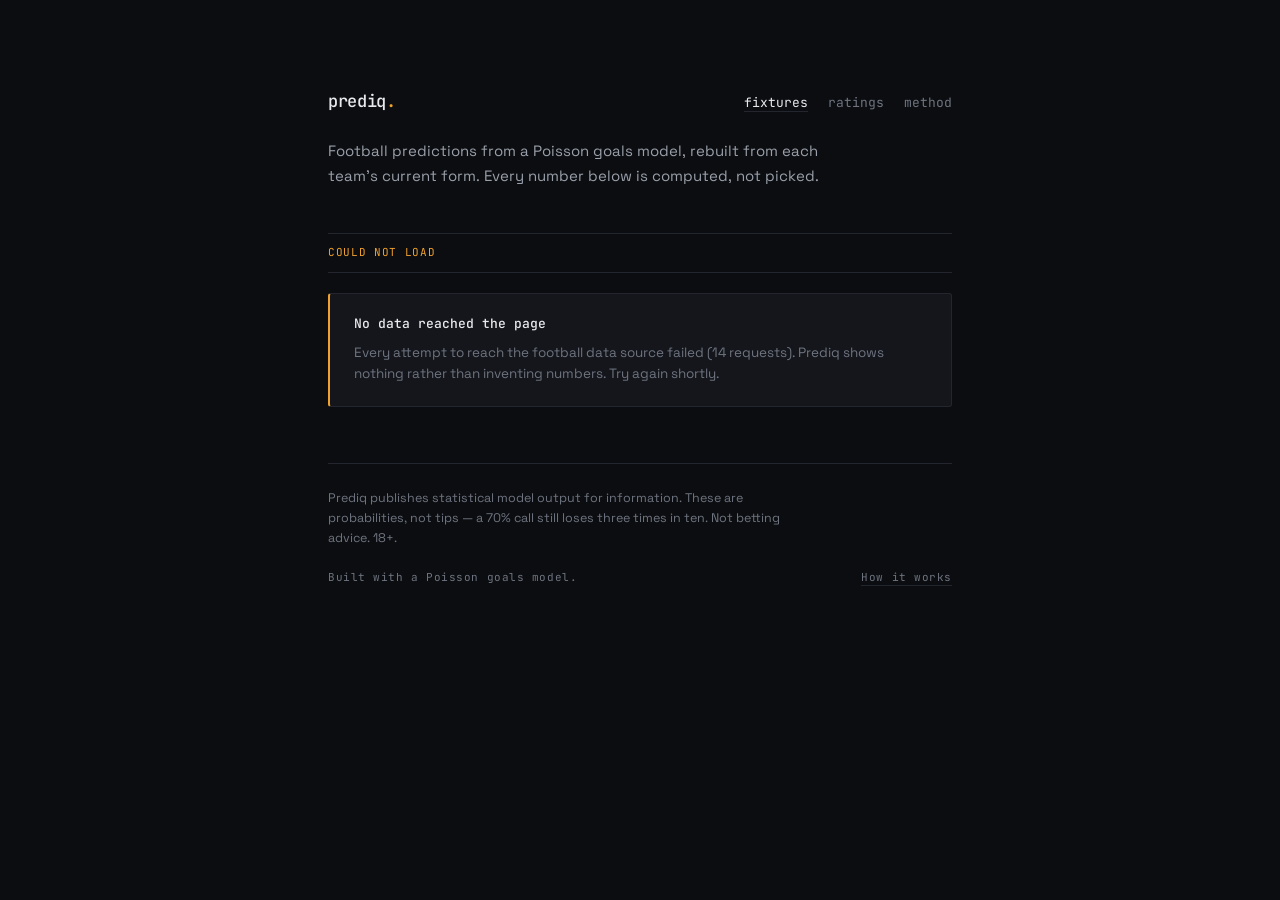
<file: Prediq/index.html>
<!DOCTYPE html>
<html lang="en">
<head>
<meta charset="utf-8">
<meta name="viewport" content="width=device-width, initial-scale=1">
<title>Prediq — football predictions from a goals model</title>
<meta name="description" content="Football match predictions built from a Poisson goals model on live team form. Probabilities, not tips.">

<link rel="preconnect" href="https://fonts.googleapis.com">
<link rel="preconnect" href="https://fonts.gstatic.com" crossorigin>
<link href="https://fonts.googleapis.com/css2?family=Space+Grotesk:wght@400;500;700&family=JetBrains+Mono:wght@400;500&display=swap" rel="stylesheet">

<link rel="stylesheet" href="assets/css/style.css">
</head>
<body>

<a class="skip" href="#fixtures">Skip to fixtures</a>

<div class="shell">

  <header class="masthead">
    <div class="masthead-row">
      <a class="wordmark" href="index.html">prediq<span class="dot">.</span></a>
      <nav class="nav">
        <a href="index.html" class="is-here" aria-current="page">fixtures</a>
        <a href="ratings.html">ratings</a>
        <a href="method.html">method</a>
      </nav>
    </div>
    <p class="thesis">
      Football predictions from a Poisson goals model, rebuilt from each
      team&rsquo;s current form. Every number below is computed, not picked.
    </p>
  </header>

  <!-- Model status. Replaced by render.js once the data lands. -->
  <div class="status" id="status">
    <span class="status-mute">loading fixtures</span>
  </div>

  <noscript>
    <div class="notice is-warn" style="margin-top:1.25rem">
      <p class="notice-title">JavaScript is required</p>
      <p class="notice-body">
        Prediq builds every prediction in your browser from live match data,
        which means it needs JavaScript enabled. Nothing is precomputed on a
        server, and nothing is tracked.
      </p>
    </div>
  </noscript>

  <!-- Match cards are built by render.js. -->
  <main id="fixtures" class="fixtures"></main>

  <footer class="foot">
    <p class="foot-note">
      Prediq publishes statistical model output for information. These are
      probabilities, not tips &mdash; a 70% call still loses three times in ten.
      Not betting advice. 18+.
    </p>
    <p class="foot-meta">
      <span>Built with a Poisson goals model.</span>
      <a href="method.html">How it works</a>
    </p>
  </footer>

</div>

<script type="module" src="assets/js/main.js"></script>

</body>
</html>
</file>
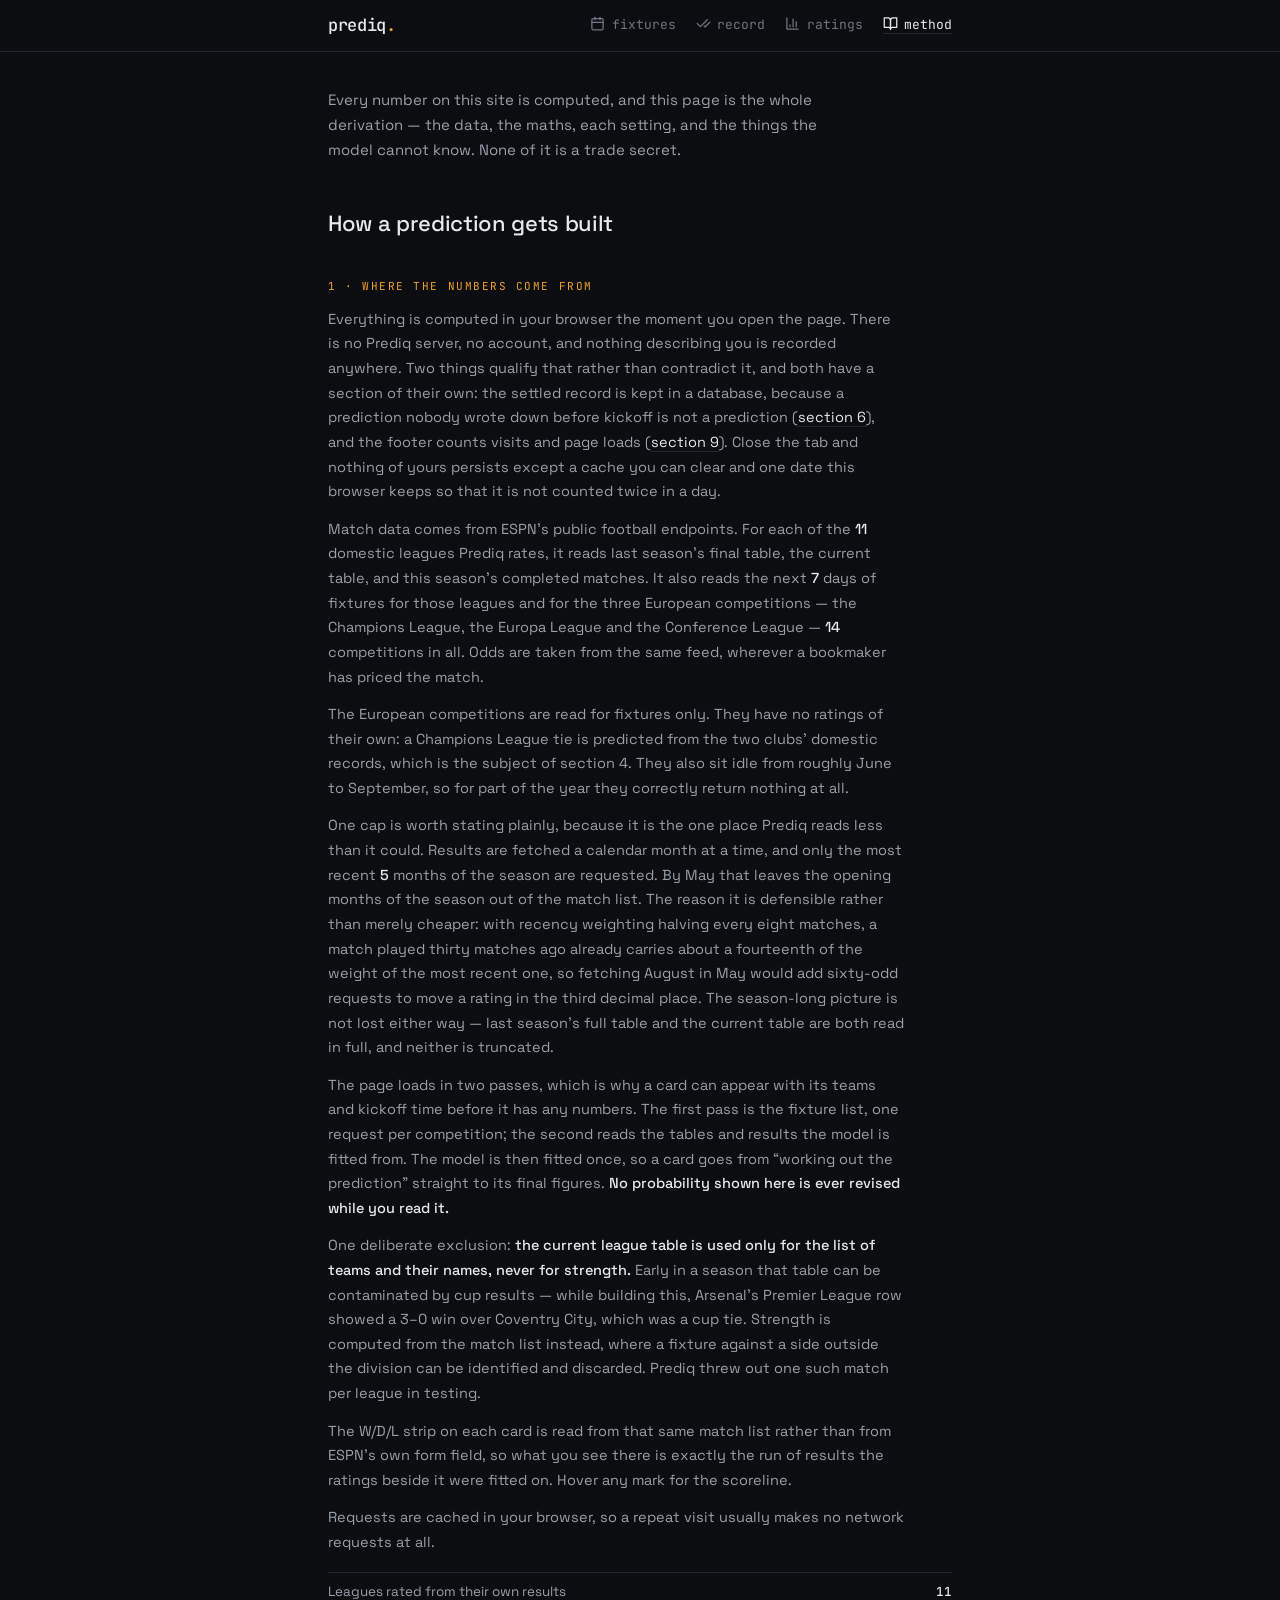
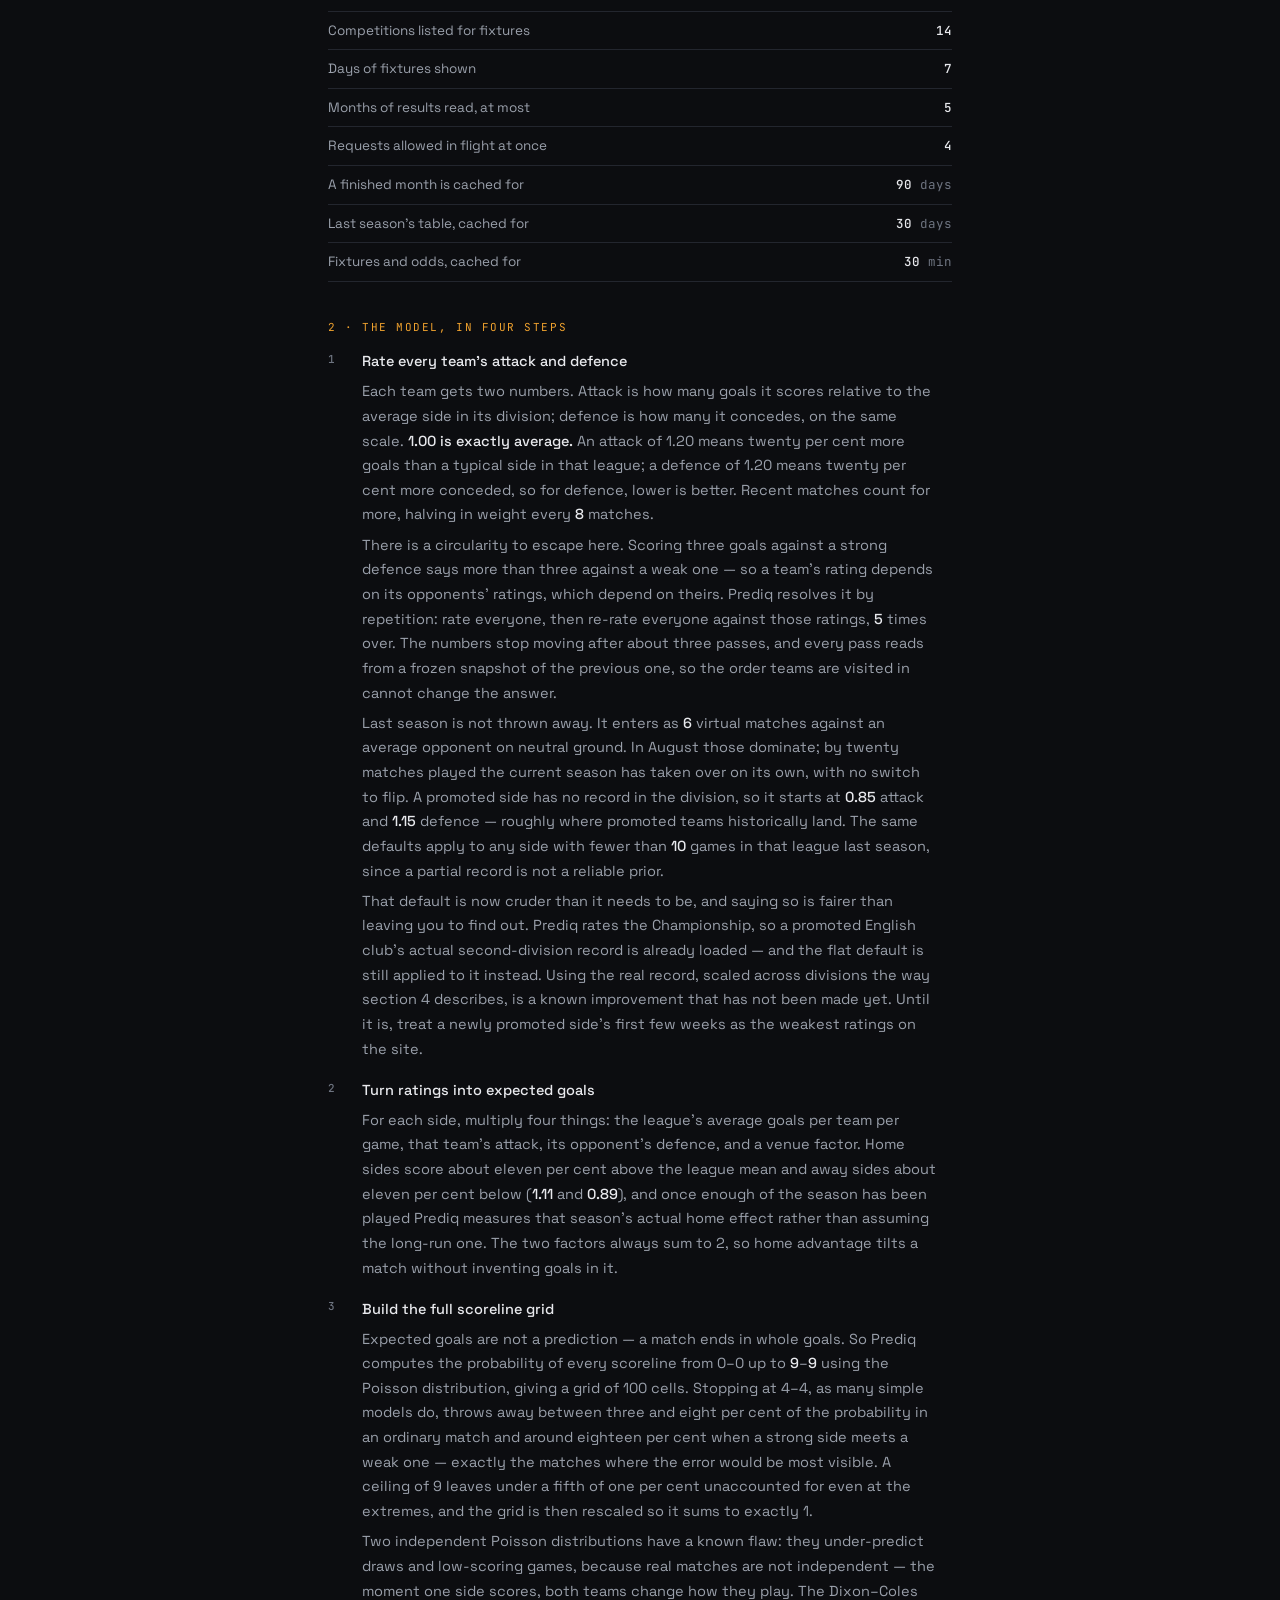
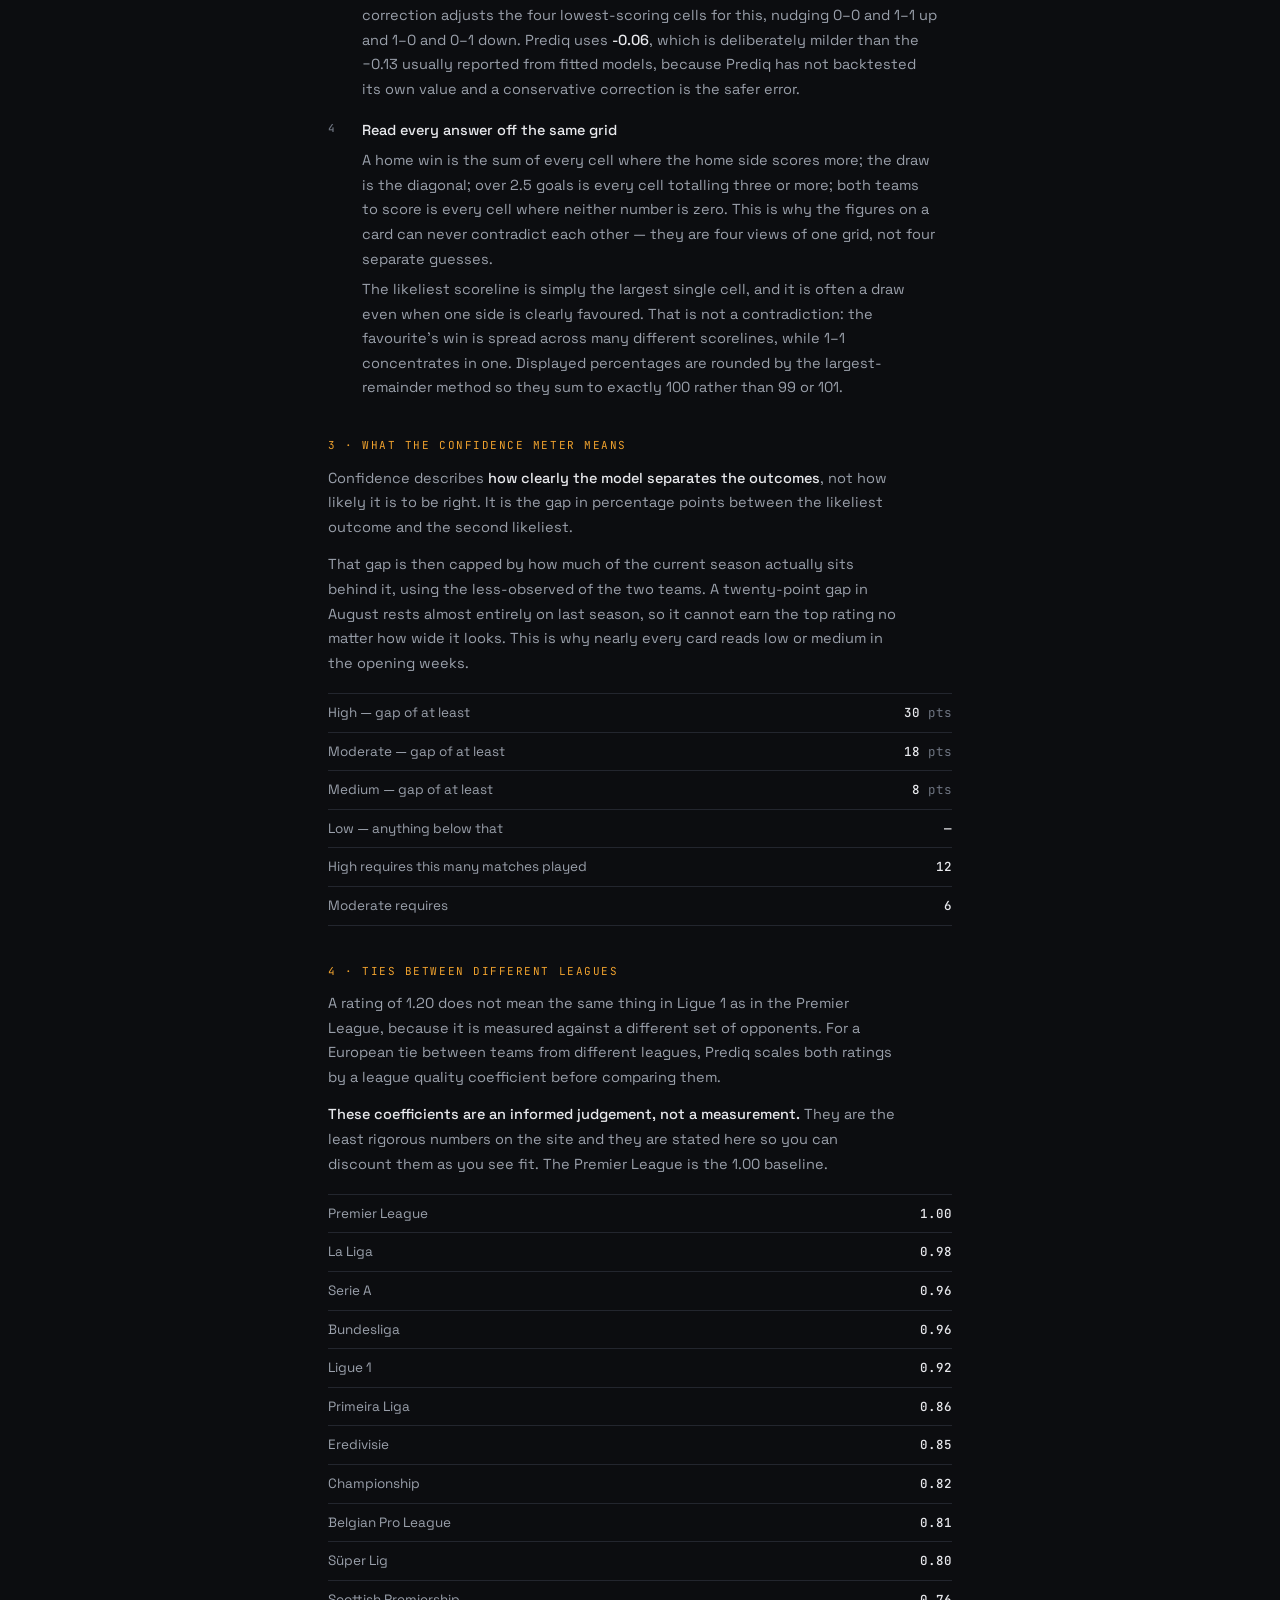
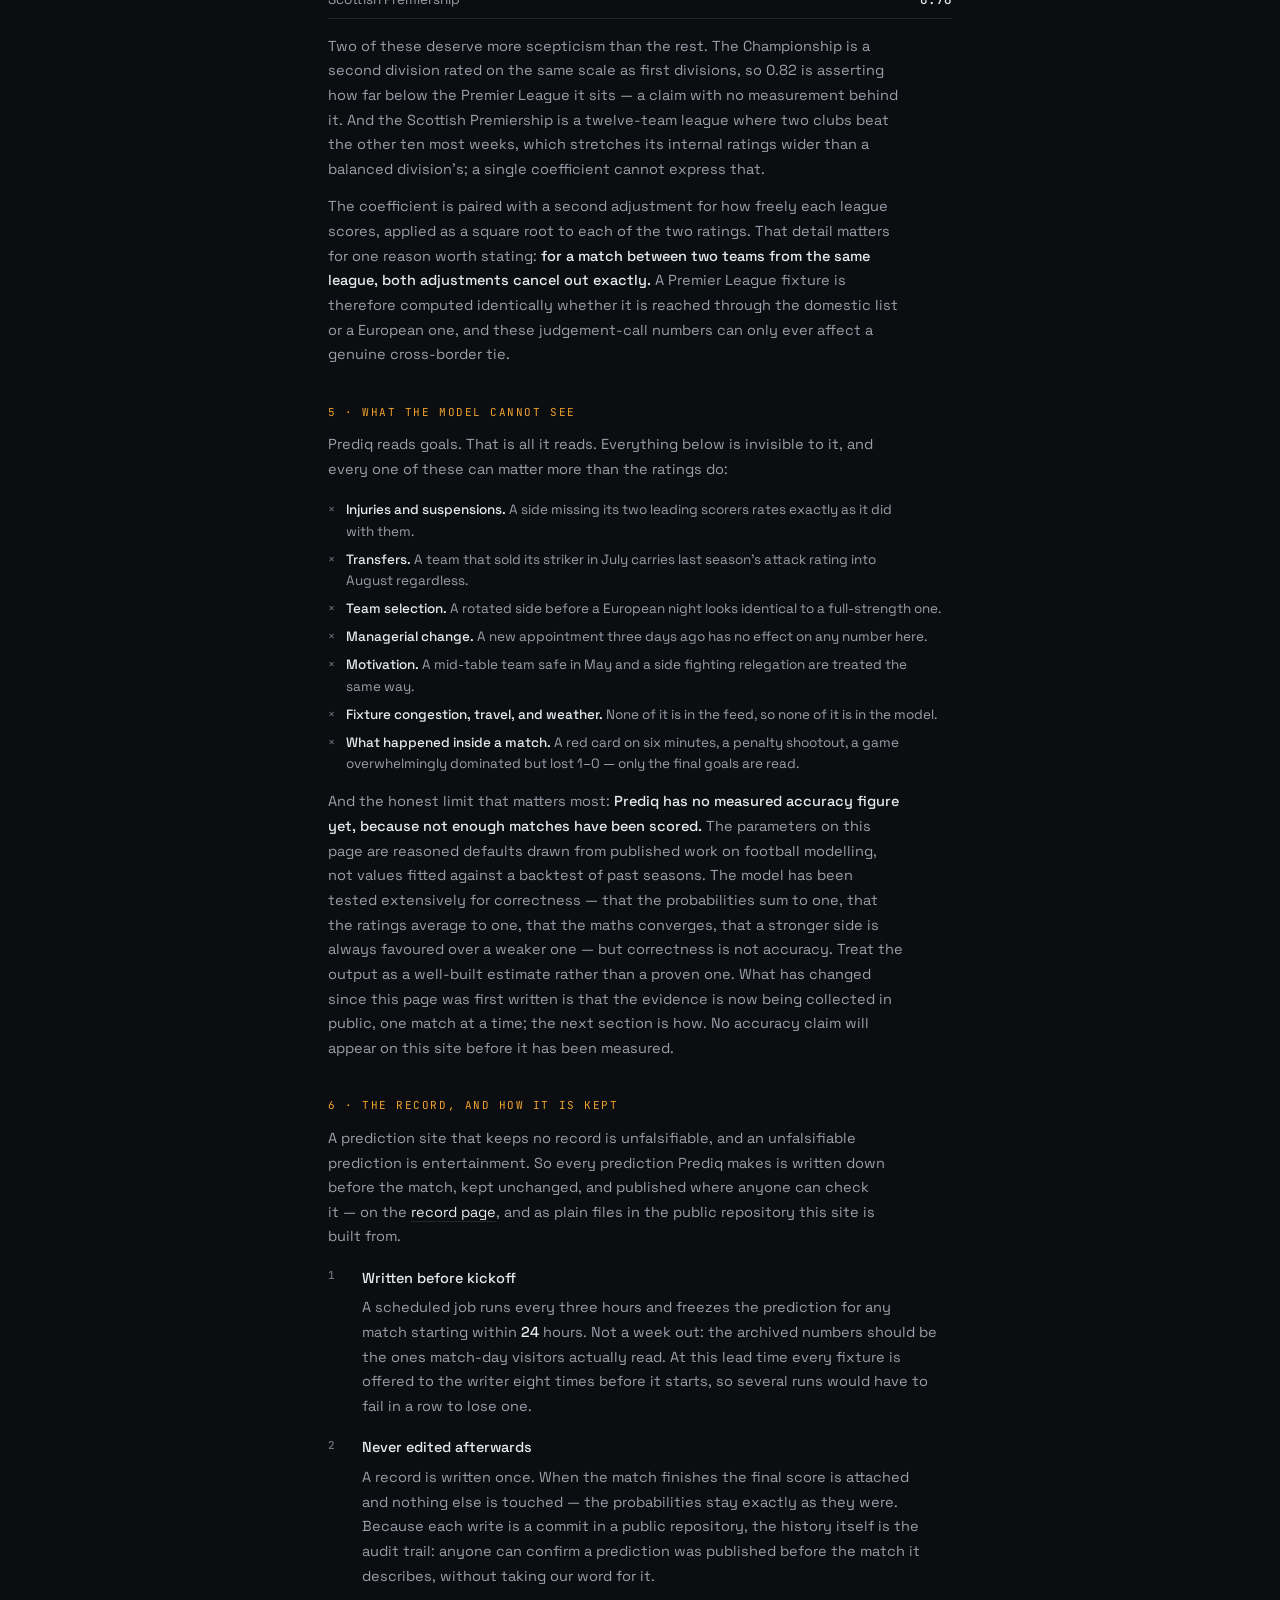
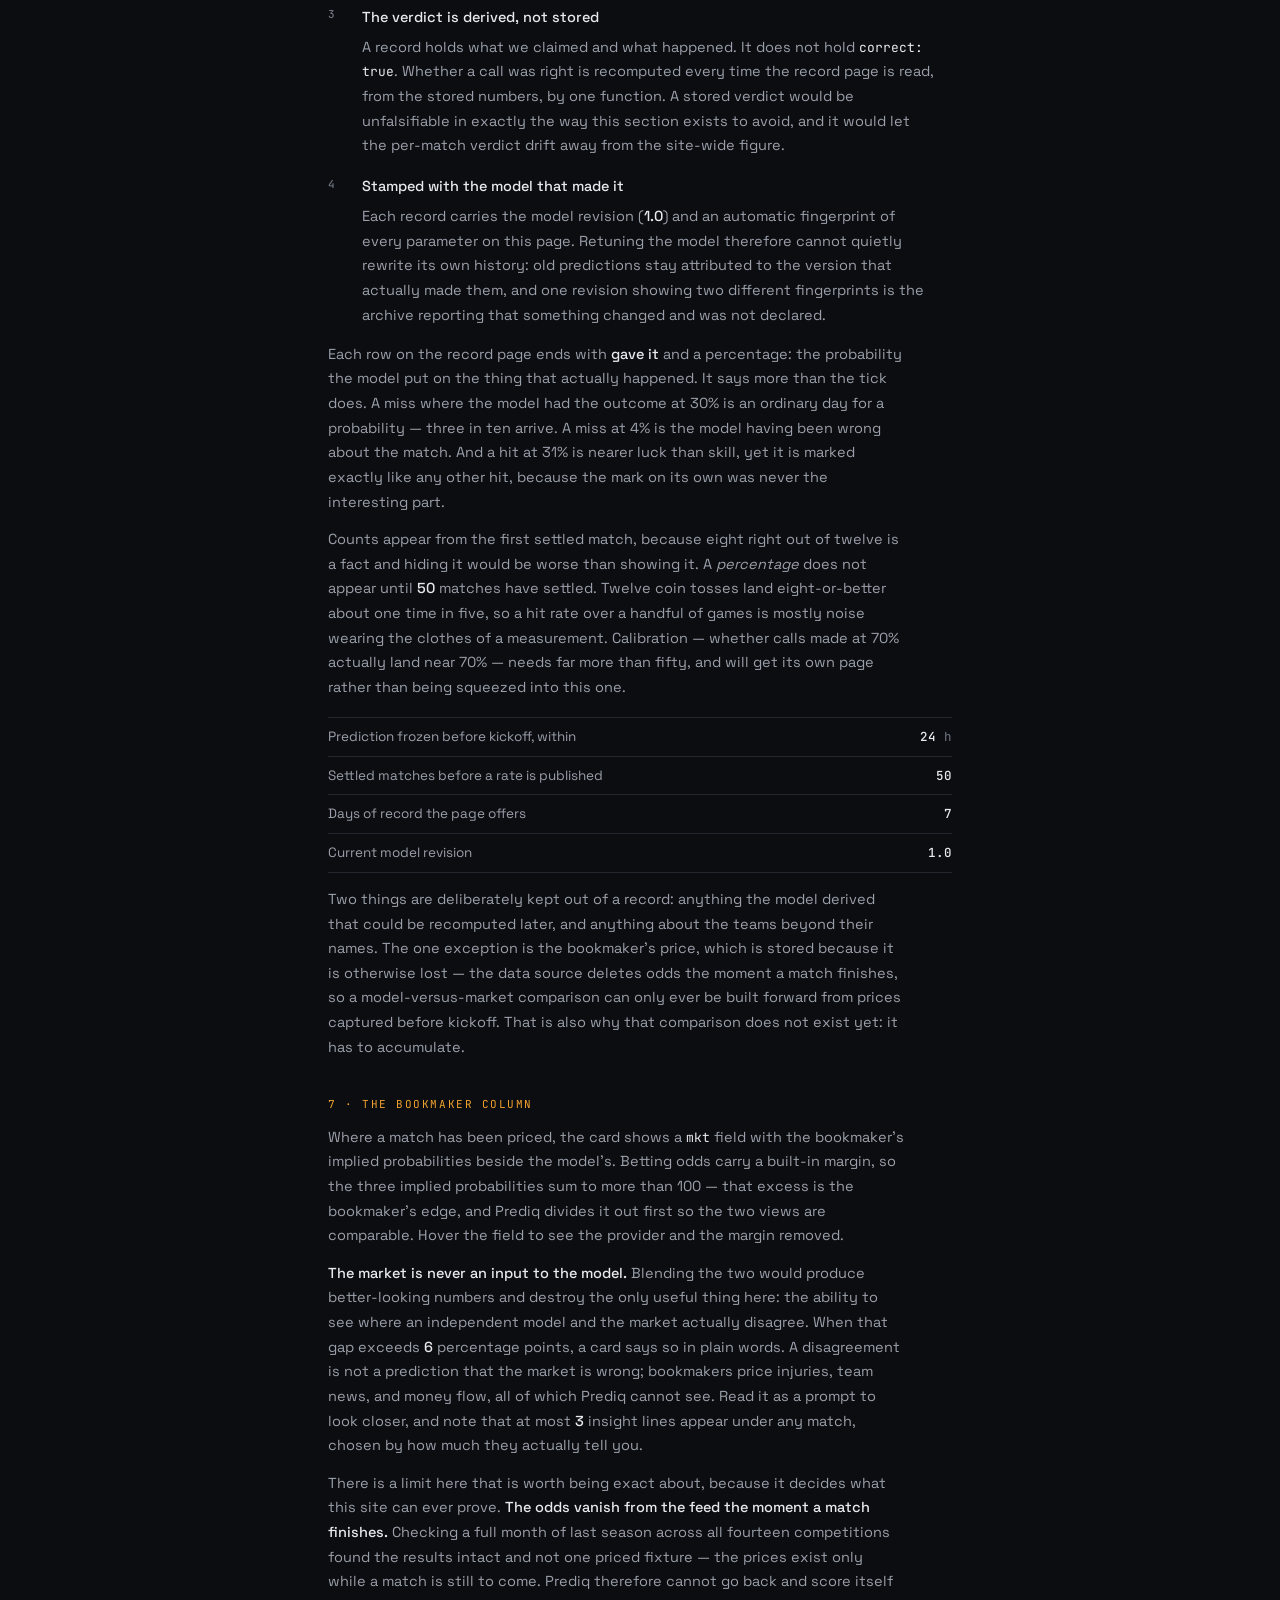
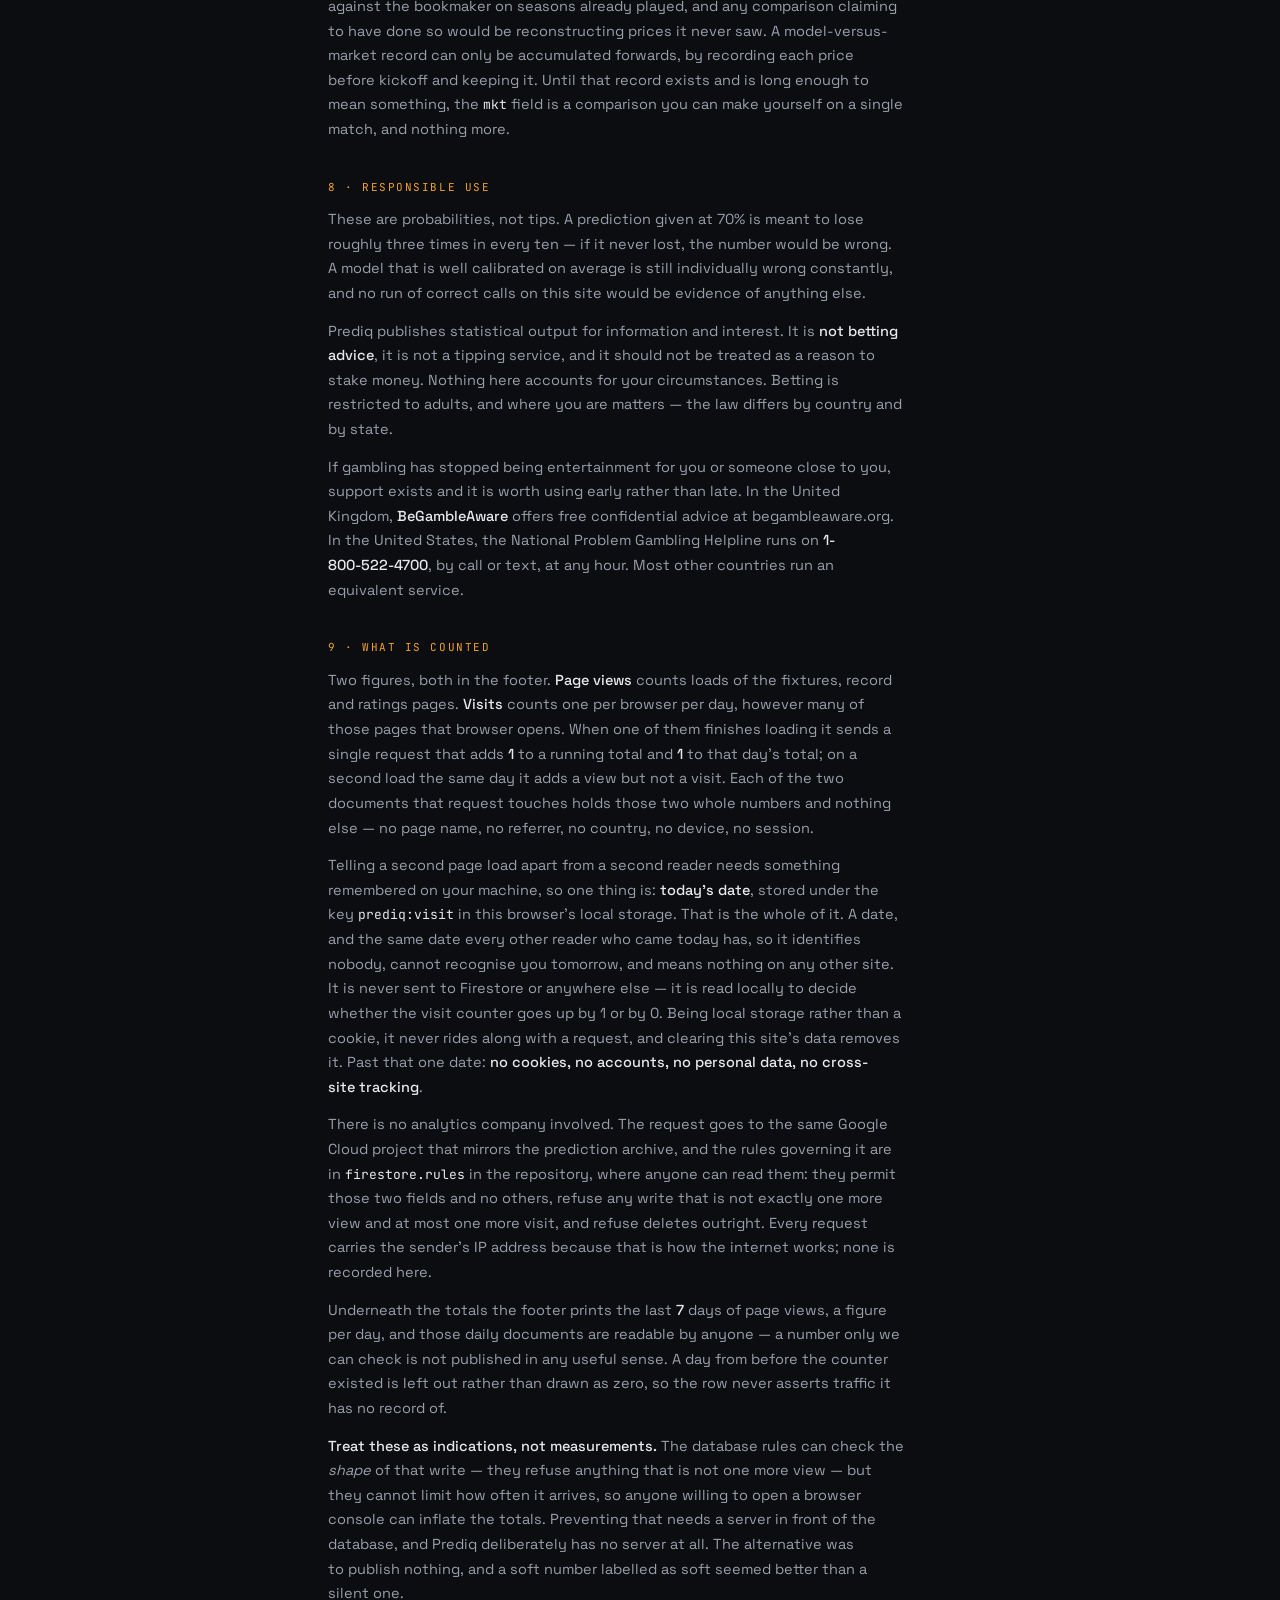
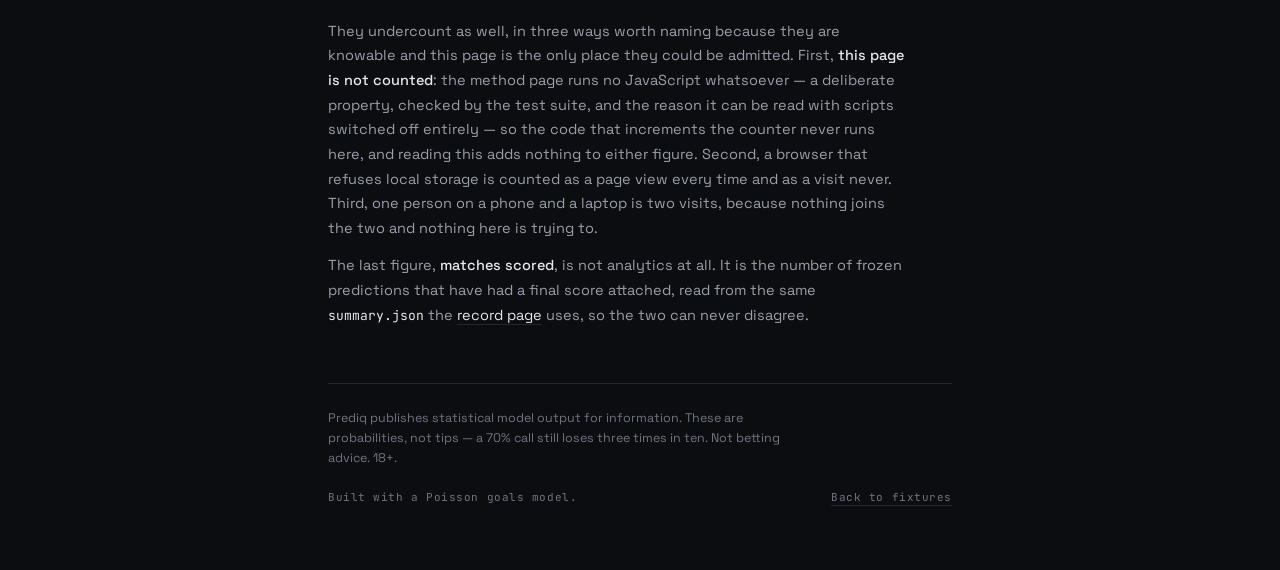
<file: method.html>
<!DOCTYPE html>
<html lang="en">
<head>
<meta charset="utf-8">
<meta name="viewport" content="width=device-width, initial-scale=1">
<title>Method — how Prediq builds a prediction</title>
<meta name="description" content="The full method behind Prediq's football predictions: the data, the Poisson goals model, every parameter, how each prediction is frozen before kickoff and scored afterwards, and the things the model cannot know.">

<!-- Canonical and social card. index.html's copy carries the reasoning for the
     absolute URLs and for the narrow card. -->
<link rel="canonical" href="https://prediq.top/method.html">
<meta property="og:type" content="website">
<meta property="og:site_name" content="Prediq">
<meta property="og:url" content="https://prediq.top/method.html">
<meta property="og:title" content="How Prediq builds a prediction">
<meta property="og:description" content="The whole method: the data, the Poisson goals model, every parameter, how a prediction is frozen before kickoff and scored afterwards, and the things the model cannot know.">
<meta property="og:image" content="https://prediq.top/assets/apple-touch-icon.png">
<meta name="twitter:card" content="summary">

<!-- Favicon, kept as local copies rather than hotlinked to the image host.
     A remote icon makes every visitor's browser fetch a file from a third party on
     every page load, handing that third party an IP address and a user agent --
     which is precisely the cross-site request method.html promises this site does
     not make. It is also the one asset whose disappearance nobody would notice:
     free image hosts expire, and a 404 favicon fails silently.

     Three files rather than one, because at these sizes each is a different
     picture and not merely a smaller one. The source is over half margin, which
     downscaled to 16px leaves the "p" about seven pixels tall and unreadable, so
     the 16px is cropped in close and given its own corner radius. Both tab icons
     have transparent corners so the rounded square reads on a light tab bar as
     well as a dark one. The Apple one is the opposite on purpose -- opaque and
     full bleed -- because iOS applies its own rounded mask, and an icon that
     arrives already rounded gets its corners clipped twice. -->
<link rel="icon" type="image/png" sizes="32x32" href="assets/favicon.png">
<link rel="icon" type="image/png" sizes="16x16" href="assets/favicon-16.png">
<link rel="apple-touch-icon" href="assets/apple-touch-icon.png">

<!-- Tints the browser chrome on mobile. Must match --ink in style.css. -->
<meta name="theme-color" content="#0C0D10">

<link rel="preconnect" href="https://fonts.googleapis.com">
<link rel="preconnect" href="https://fonts.gstatic.com" crossorigin>
<link href="https://fonts.googleapis.com/css2?family=Space+Grotesk:wght@400;500;700&family=JetBrains+Mono:wght@400;500&display=swap" rel="stylesheet">

<link rel="stylesheet" href="assets/css/style.css">
</head>
<body>

<a class="skip" href="#method">Skip to the method</a>

<header class="topbar">
  <div class="topbar-in">
    <a class="wordmark" href="index.html">prediq<span class="dot">.</span></a>
    <nav class="nav" aria-label="Primary">
      <a href="index.html">
        <svg class="nav-i" viewBox="0 0 24 24" aria-hidden="true"><path d="M8 2v4"/><path d="M16 2v4"/><rect width="18" height="18" x="3" y="4" rx="2"/><path d="M3 10h18"/></svg>
        <span class="nav-t">fixtures</span>
      </a>
      <a href="record.html">
        <svg class="nav-i" viewBox="0 0 24 24" aria-hidden="true"><path d="M18 6 7 17l-5-5"/><path d="m22 10-7.5 7.5L13 16"/></svg>
        <span class="nav-t">record</span>
      </a>
      <a href="ratings.html">
        <svg class="nav-i" viewBox="0 0 24 24" aria-hidden="true"><path d="M3 3v18h18"/><path d="M18 17V9"/><path d="M13 17V5"/><path d="M8 17v-3"/></svg>
        <span class="nav-t">ratings</span>
      </a>
      <a href="method.html" class="is-here" aria-current="page">
        <svg class="nav-i" viewBox="0 0 24 24" aria-hidden="true"><path d="M2 3h6a4 4 0 0 1 4 4v14a3 3 0 0 0-3-3H2z"/><path d="M22 3h-6a4 4 0 0 0-4 4v14a3 3 0 0 1 3-3h7z"/></svg>
        <span class="nav-t">method</span>
      </a>
    </nav>
  </div>
</header>

<div class="shell">

  <p class="thesis">
    Every number on this site is computed, and this page is the whole
    derivation &mdash; the data, the maths, each setting, and the things the
    model cannot know. None of it is a trade secret.
  </p>

  <main id="method">

    <h1 class="page-title">How a prediction gets built</h1>

    <!-- ================= 1. DATA ================= -->
    <section class="sec">
      <h2 class="sec-h">1 &middot; Where the numbers come from</h2>

      <p class="copy">
        Everything is computed in your browser the moment you open the page.
        There is no Prediq server, no account, and nothing describing you is
        recorded anywhere. Two things qualify that rather than contradict it, and
        both have a section of their own: the settled record is kept in a
        database, because a prediction nobody wrote down before kickoff is not a
        prediction (<a href="#record">section 6</a>), and the footer counts visits
        and page loads (<a href="#counted">section 9</a>). Close the tab and
        nothing of yours persists except a cache you can clear and one date this
        browser keeps so that it is not counted twice in a day.
      </p>
      <p class="copy">
        Match data comes from ESPN's public football endpoints. For each of the
        <b data-cfg="DOMESTIC.length">11</b> domestic leagues Prediq rates, it
        reads last season's final table, the current table, and this season's
        completed matches. It also reads the next
        <b data-cfg="FIXTURE_DAYS">7</b> days of fixtures for those leagues and
        for the three European competitions &mdash; the Champions League, the
        Europa League and the Conference League &mdash;
        <b data-cfg="LEAGUES.length">14</b> competitions in all. Odds are taken
        from the same feed, wherever a bookmaker has priced the match.
      </p>
      <p class="copy">
        The European competitions are read for fixtures only. They have no
        ratings of their own: a Champions League tie is predicted from the two
        clubs' domestic records, which is the subject of section 4. They also sit
        idle from roughly June to September, so for part of the year they
        correctly return nothing at all.
      </p>
      <p class="copy">
        One cap is worth stating plainly, because it is the one place Prediq
        reads less than it could. Results are fetched a calendar month at a time,
        and only the most recent
        <b data-cfg="MODEL.RESULT_MONTHS">5</b> months of the season are
        requested. By May that leaves the opening months of the season out of the
        match list. The reason it is defensible rather than merely cheaper: with
        recency weighting halving every eight matches, a match played thirty
        matches ago already carries about a fourteenth of the weight of the most
        recent one, so fetching August in May would add sixty-odd requests to
        move a rating in the third decimal place. The season-long picture is not
        lost either way &mdash; last season's full table and the current table
        are both read in full, and neither is truncated.
      </p>
      <p class="copy">
        The page loads in two passes, which is why a card can appear with its
        teams and kickoff time before it has any numbers. The first pass is the
        fixture list, one request per competition; the second reads the tables
        and results the model is fitted from. The model is then fitted once, so a
        card goes from &ldquo;working out the prediction&rdquo; straight to its
        final figures. <b>No probability shown here is ever revised while you
        read it.</b>
      </p>
      <p class="copy">
        One deliberate exclusion: <b>the current league table is used only for
        the list of teams and their names, never for strength.</b> Early in a
        season that table can be contaminated by cup results &mdash; while
        building this, Arsenal's Premier League row showed a 3&ndash;0 win over
        Coventry City, which was a cup tie. Strength is computed from the match
        list instead, where a fixture against a side outside the division can be
        identified and discarded. Prediq threw out one such match per league in
        testing.
      </p>
      <p class="copy">
        The W/D/L strip on each card is read from that same match list rather
        than from ESPN's own form field, so what you see there is exactly the
        run of results the ratings beside it were fitted on. Hover any mark for
        the scoreline.
      </p>
      <p class="copy">
        Requests are cached in your browser, so a repeat visit usually makes no
        network requests at all.
      </p>

      <dl class="spec">
        <div><dt>Leagues rated from their own results</dt><dd data-cfg="DOMESTIC.length">11</dd></div>
        <div><dt>Competitions listed for fixtures</dt><dd data-cfg="LEAGUES.length">14</dd></div>
        <div><dt>Days of fixtures shown</dt><dd data-cfg="FIXTURE_DAYS">7</dd></div>
        <div><dt>Months of results read, at most</dt><dd data-cfg="MODEL.RESULT_MONTHS">5</dd></div>
        <div><dt>Requests allowed in flight at once</dt><dd data-cfg="CACHE.concurrency">4</dd></div>
        <div><dt>A finished month is cached for</dt><dd data-cfg="CACHE.ttl.monthPast" data-div="86400000">90 <span class="unit">days</span></dd></div>
        <div><dt>Last season's table, cached for</dt><dd data-cfg="CACHE.ttl.standingsPrev" data-div="86400000">30 <span class="unit">days</span></dd></div>
        <div><dt>Fixtures and odds, cached for</dt><dd data-cfg="CACHE.ttl.fixtures" data-div="60000">30 <span class="unit">min</span></dd></div>
      </dl>
    </section>

    <!-- ================= 2. THE MODEL ================= -->
    <section class="sec">
      <h2 class="sec-h">2 &middot; The model, in four steps</h2>

      <ol class="steps">
        <li>
          <p class="step-h">Rate every team's attack and defence</p>
          <p class="copy">
            Each team gets two numbers. Attack is how many goals it scores
            relative to the average side in its division; defence is how many it
            concedes, on the same scale. <b>1.00 is exactly average.</b> An
            attack of 1.20 means twenty per cent more goals than a typical side
            in that league; a defence of 1.20 means twenty per cent more
            conceded, so for defence, lower is better. Recent matches count for
            more, halving in weight every
            <b data-cfg="MODEL.RECENCY_HALFLIFE">8</b> matches.
          </p>
          <p class="copy">
            There is a circularity to escape here. Scoring three goals against a
            strong defence says more than three against a weak one &mdash; so a
            team's rating depends on its opponents' ratings, which depend on
            theirs. Prediq resolves it by repetition: rate everyone, then
            re-rate everyone against those ratings,
            <b data-cfg="MODEL.ITERATIONS">5</b> times over. The numbers stop
            moving after about three passes, and every pass reads from a frozen
            snapshot of the previous one, so the order teams are visited in
            cannot change the answer.
          </p>
          <p class="copy">
            Last season is not thrown away. It enters as
            <b data-cfg="MODEL.PRIOR_WEIGHT">6</b> virtual matches against an
            average opponent on neutral ground. In August those dominate; by
            twenty matches played the current season has taken over on its own,
            with no switch to flip. A promoted side has no record in the
            division, so it starts at
            <b data-cfg="MODEL.PROMOTED_ATTACK">0.85</b> attack and
            <b data-cfg="MODEL.PROMOTED_DEFENCE">1.15</b> defence &mdash;
            roughly where promoted teams historically land. The same defaults
            apply to any side with fewer than
            <b data-cfg="MODEL.PRIOR_MIN_GAMES">10</b> games in that league last
            season, since a partial record is not a reliable prior.
          </p>
          <p class="copy">
            That default is now cruder than it needs to be, and saying so is
            fairer than leaving you to find out. Prediq rates the Championship,
            so a promoted English club's actual second-division record is
            already loaded &mdash; and the flat default is still applied to it
            instead. Using the real record, scaled across divisions the way
            section 4 describes, is a known improvement that has not been made
            yet. Until it is, treat a newly promoted side's first few weeks as
            the weakest ratings on the site.
          </p>
        </li>

        <li>
          <p class="step-h">Turn ratings into expected goals</p>
          <p class="copy">
            For each side, multiply four things: the league's average goals per
            team per game, that team's attack, its opponent's defence, and a
            venue factor. Home sides score about eleven per cent above the
            league mean and away sides about eleven per cent below
            (<b data-cfg="MODEL.HOME_ADVANTAGE">1.11</b> and
            <b data-cfg="MODEL.AWAY_PENALTY">0.89</b>), and once enough of the
            season has been played Prediq measures that season's actual home
            effect rather than assuming the long-run one. The two factors always
            sum to 2, so home advantage tilts a match without inventing goals in
            it.
          </p>
        </li>

        <li>
          <p class="step-h">Build the full scoreline grid</p>
          <p class="copy">
            Expected goals are not a prediction &mdash; a match ends in whole
            goals. So Prediq computes the probability of every scoreline from
            0&ndash;0 up to
            <b data-cfg="MODEL.MAX_GOALS">9</b>&ndash;<b data-cfg="MODEL.MAX_GOALS">9</b>
            using the Poisson distribution, giving a grid of 100 cells. Stopping
            at 4&ndash;4, as many simple models do, throws away between three
            and eight per cent of the probability in an ordinary match and
            around eighteen per cent when a strong side meets a weak one
            &mdash; exactly the matches where the error would be most visible.
            A ceiling of 9 leaves under a fifth of one per cent unaccounted for
            even at the extremes, and the grid is then rescaled so it sums to
            exactly 1.
          </p>
          <p class="copy">
            Two independent Poisson distributions have a known flaw: they
            under-predict draws and low-scoring games, because real matches are
            not independent &mdash; the moment one side scores, both teams
            change how they play. The Dixon&ndash;Coles correction adjusts the
            four lowest-scoring cells for this, nudging 0&ndash;0 and
            1&ndash;1 up and 1&ndash;0 and 0&ndash;1 down. Prediq uses
            <b data-cfg="MODEL.DC_RHO">-0.06</b>, which is deliberately milder
            than the &minus;0.13 usually reported from fitted models, because
            Prediq has not backtested its own value and a conservative
            correction is the safer error.
          </p>
        </li>

        <li>
          <p class="step-h">Read every answer off the same grid</p>
          <p class="copy">
            A home win is the sum of every cell where the home side scores more;
            the draw is the diagonal; over 2.5 goals is every cell totalling
            three or more; both teams to score is every cell where neither
            number is zero. This is why the figures on a card can never
            contradict each other &mdash; they are four views of one grid, not
            four separate guesses.
          </p>
          <p class="copy">
            The likeliest scoreline is simply the largest single cell, and it is
            often a draw even when one side is clearly favoured. That is not a
            contradiction: the favourite's win is spread across many different
            scorelines, while 1&ndash;1 concentrates in one. Displayed
            percentages are rounded by the largest-remainder method so they sum
            to exactly 100 rather than 99 or 101.
          </p>
        </li>
      </ol>
    </section>

    <!-- ================= 3. CONFIDENCE ================= -->
    <section class="sec">
      <h2 class="sec-h">3 &middot; What the confidence meter means</h2>

      <p class="copy">
        Confidence describes <b>how clearly the model separates the outcomes</b>,
        not how likely it is to be right. It is the gap in percentage points
        between the likeliest outcome and the second likeliest.
      </p>
      <p class="copy">
        That gap is then capped by how much of the current season actually sits
        behind it, using the less-observed of the two teams. A twenty-point gap
        in August rests almost entirely on last season, so it cannot earn the
        top rating no matter how wide it looks. This is why nearly every card
        reads low or medium in the opening weeks.
      </p>

      <dl class="spec">
        <div><dt>High &mdash; gap of at least</dt><dd data-cfg="MODEL.CONFIDENCE.0.min">30 <span class="unit">pts</span></dd></div>
        <div><dt>Moderate &mdash; gap of at least</dt><dd data-cfg="MODEL.CONFIDENCE.1.min">18 <span class="unit">pts</span></dd></div>
        <div><dt>Medium &mdash; gap of at least</dt><dd data-cfg="MODEL.CONFIDENCE.2.min">8 <span class="unit">pts</span></dd></div>
        <div><dt>Low &mdash; anything below that</dt><dd>&mdash;</dd></div>
        <div><dt>High requires this many matches played</dt><dd data-cfg="MODEL.CONFIDENCE_CAP.0.minMatches">12</dd></div>
        <div><dt>Moderate requires</dt><dd data-cfg="MODEL.CONFIDENCE_CAP.1.minMatches">6</dd></div>
      </dl>
    </section>

    <!-- ================= 4. CROSS-LEAGUE ================= -->
    <section class="sec">
      <h2 class="sec-h">4 &middot; Ties between different leagues</h2>

      <p class="copy">
        A rating of 1.20 does not mean the same thing in Ligue 1 as in the
        Premier League, because it is measured against a different set of
        opponents. For a European tie between teams from different leagues,
        Prediq scales both ratings by a league quality coefficient before
        comparing them.
      </p>
      <p class="copy">
        <b>These coefficients are an informed judgement, not a measurement.</b>
        They are the least rigorous numbers on the site and they are stated here
        so you can discount them as you see fit. The Premier League is the 1.00
        baseline.
      </p>

      <dl class="spec">
        <div><dt>Premier League</dt><dd data-cfg="LEAGUES.0.quality">1.00</dd></div>
        <div><dt>La Liga</dt><dd data-cfg="LEAGUES.1.quality">0.98</dd></div>
        <div><dt>Serie A</dt><dd data-cfg="LEAGUES.2.quality">0.96</dd></div>
        <div><dt>Bundesliga</dt><dd data-cfg="LEAGUES.3.quality">0.96</dd></div>
        <div><dt>Ligue 1</dt><dd data-cfg="LEAGUES.4.quality">0.92</dd></div>
        <div><dt>Primeira Liga</dt><dd data-cfg="LEAGUES.5.quality">0.86</dd></div>
        <div><dt>Eredivisie</dt><dd data-cfg="LEAGUES.6.quality">0.85</dd></div>
        <div><dt>Championship</dt><dd data-cfg="LEAGUES.7.quality">0.82</dd></div>
        <div><dt>Belgian Pro League</dt><dd data-cfg="LEAGUES.8.quality">0.81</dd></div>
        <div><dt>S&uuml;per Lig</dt><dd data-cfg="LEAGUES.9.quality">0.80</dd></div>
        <div><dt>Scottish Premiership</dt><dd data-cfg="LEAGUES.10.quality">0.76</dd></div>
      </dl>

      <p class="copy">
        Two of these deserve more scepticism than the rest. The Championship is a
        second division rated on the same scale as first divisions, so 0.82 is
        asserting how far below the Premier League it sits &mdash; a claim with
        no measurement behind it. And the Scottish Premiership is a twelve-team
        league where two clubs beat the other ten most weeks, which stretches its
        internal ratings wider than a balanced division's; a single coefficient
        cannot express that.
      </p>

      <p class="copy">
        The coefficient is paired with a second adjustment for how freely each
        league scores, applied as a square root to each of the two ratings. That
        detail matters for one reason worth stating: <b>for a match between two
        teams from the same league, both adjustments cancel out exactly.</b> A
        Premier League fixture is therefore computed identically whether it is
        reached through the domestic list or a European one, and these
        judgement-call numbers can only ever affect a genuine cross-border tie.
      </p>
    </section>

    <!-- ================= 5. LIMITS ================= -->
    <section class="sec">
      <h2 class="sec-h">5 &middot; What the model cannot see</h2>

      <p class="copy">
        Prediq reads goals. That is all it reads. Everything below is invisible
        to it, and every one of these can matter more than the ratings do:
      </p>

      <ul class="limits">
        <li><b>Injuries and suspensions.</b> A side missing its two leading scorers rates exactly as it did with them.</li>
        <li><b>Transfers.</b> A team that sold its striker in July carries last season's attack rating into August regardless.</li>
        <li><b>Team selection.</b> A rotated side before a European night looks identical to a full-strength one.</li>
        <li><b>Managerial change.</b> A new appointment three days ago has no effect on any number here.</li>
        <li><b>Motivation.</b> A mid-table team safe in May and a side fighting relegation are treated the same way.</li>
        <li><b>Fixture congestion, travel, and weather.</b> None of it is in the feed, so none of it is in the model.</li>
        <li><b>What happened inside a match.</b> A red card on six minutes, a penalty shootout, a game overwhelmingly dominated but lost 1&ndash;0 &mdash; only the final goals are read.</li>
      </ul>

      <p class="copy">
        And the honest limit that matters most: <b>Prediq has no measured
        accuracy figure yet, because not enough matches have been scored.</b> The
        parameters on this page are reasoned defaults drawn from published work
        on football modelling, not values fitted against a backtest of past
        seasons. The model has been tested extensively for correctness &mdash;
        that the probabilities sum to one, that the ratings average to one, that
        the maths converges, that a stronger side is always favoured over a
        weaker one &mdash; but correctness is not accuracy. Treat the output as a
        well-built estimate rather than a proven one. What has changed since this
        page was first written is that the evidence is now being collected in
        public, one match at a time; the next section is how. No accuracy claim
        will appear on this site before it has been measured.
      </p>
    </section>

    <!-- ================= 6. THE RECORD ================= -->
    <!-- id="record" is linked from record.html, which states the two claims
         below in two sentences and sends the reader here for the rest. -->
    <section class="sec" id="record">
      <h2 class="sec-h">6 &middot; The record, and how it is kept</h2>

      <p class="copy">
        A prediction site that keeps no record is unfalsifiable, and an
        unfalsifiable prediction is entertainment. So every prediction Prediq
        makes is written down before the match, kept unchanged, and published
        where anyone can check it &mdash; on the <a href="record.html">record
        page</a>, and as plain files in the public repository this site is built
        from.
      </p>

      <ol class="steps">
        <li>
          <p class="step-h">Written before kickoff</p>
          <p class="copy">
            A scheduled job runs every three hours and freezes the prediction for
            any match starting within
            <b data-cfg="FREEZE_WITHIN_HOURS">24</b> hours. Not a week out: the
            archived numbers should be the ones match-day visitors actually read.
            At this lead time every fixture is offered to the writer eight times
            before it starts, so several runs would have to fail in a row to lose
            one.
          </p>
        </li>
        <li>
          <p class="step-h">Never edited afterwards</p>
          <p class="copy">
            A record is written once. When the match finishes the final score is
            attached and nothing else is touched &mdash; the probabilities stay
            exactly as they were. Because each write is a commit in a public
            repository, the history itself is the audit trail: anyone can confirm
            a prediction was published before the match it describes, without
            taking our word for it.
          </p>
        </li>
        <li>
          <p class="step-h">The verdict is derived, not stored</p>
          <p class="copy">
            A record holds what we claimed and what happened. It does not hold
            <code>correct: true</code>. Whether a call was right is recomputed
            every time the record page is read, from the stored numbers, by one
            function. A stored verdict would be unfalsifiable in exactly the way
            this section exists to avoid, and it would let the per-match verdict
            drift away from the site-wide figure.
          </p>
        </li>
        <li>
          <p class="step-h">Stamped with the model that made it</p>
          <p class="copy">
            Each record carries the model revision
            (<b data-cfg="MODEL_REV">1.0</b>) and an automatic fingerprint of
            every parameter on this page. Retuning the model therefore cannot
            quietly rewrite its own history: old predictions stay attributed to
            the version that actually made them, and one revision showing two
            different fingerprints is the archive reporting that something
            changed and was not declared.
          </p>
        </li>
      </ol>

      <p class="copy">
        Each row on the record page ends with <b>gave it</b> and a percentage:
        the probability the model put on the thing that actually happened. It
        says more than the tick does. A miss where the model had the outcome at
        30% is an ordinary day for a probability &mdash; three in ten arrive. A
        miss at 4% is the model having been wrong about the match. And a hit at
        31% is nearer luck than skill, yet it is marked exactly like any other
        hit, because the mark on its own was never the interesting part.
      </p>

      <p class="copy">
        Counts appear from the first settled match, because eight right out of
        twelve is a fact and hiding it would be worse than showing it. A
        <em>percentage</em> does not appear until
        <b data-cfg="MIN_FOR_RATE">50</b> matches have settled. Twelve coin
        tosses land eight-or-better about one time in five, so a hit rate over a
        handful of games is mostly noise wearing the clothes of a measurement.
        Calibration &mdash; whether calls made at 70% actually land near 70%
        &mdash; needs far more than fifty, and will get its own page rather than
        being squeezed into this one.
      </p>

      <dl class="spec">
        <div><dt>Prediction frozen before kickoff, within</dt><dd data-cfg="FREEZE_WITHIN_HOURS">24 <span class="unit">h</span></dd></div>
        <div><dt>Settled matches before a rate is published</dt><dd data-cfg="MIN_FOR_RATE">50</dd></div>
        <div><dt>Days of record the page offers</dt><dd data-cfg="RECORD_DAYS">7</dd></div>
        <div><dt>Current model revision</dt><dd data-cfg="MODEL_REV">1.0</dd></div>
      </dl>

      <p class="copy">
        Two things are deliberately kept out of a record: anything the model
        derived that could be recomputed later, and anything about the teams
        beyond their names. The one exception is the bookmaker's price, which is
        stored because it is otherwise lost &mdash; the data source deletes odds
        the moment a match finishes, so a model-versus-market comparison can only
        ever be built forward from prices captured before kickoff. That is also
        why that comparison does not exist yet: it has to accumulate.
      </p>
    </section>

    <!-- ================= 7. THE MARKET COLUMN ================= -->
    <section class="sec">
      <h2 class="sec-h">7 &middot; The bookmaker column</h2>

      <p class="copy">
        Where a match has been priced, the card shows a <code>mkt</code> field
        with the bookmaker's implied probabilities beside the model's. Betting
        odds carry a built-in margin, so the three implied probabilities sum to
        more than 100 &mdash; that excess is the bookmaker's edge, and Prediq
        divides it out first so the two views are comparable. Hover the field to
        see the provider and the margin removed.
      </p>
      <p class="copy">
        <b>The market is never an input to the model.</b> Blending the two would
        produce better-looking numbers and destroy the only useful thing here:
        the ability to see where an independent model and the market actually
        disagree. When that gap exceeds
        <b data-cfg="MODEL.EDGE_THRESHOLD" data-scale="100">6</b> percentage
        points, a card says so in plain words. A disagreement is not a
        prediction that the market is wrong; bookmakers price injuries, team
        news, and money flow, all of which Prediq cannot see. Read it as a
        prompt to look closer, and note that at most
        <b data-cfg="MODEL.INSIGHT_MAX">3</b> insight lines appear under any
        match, chosen by how much they actually tell you.
      </p>
      <p class="copy">
        There is a limit here that is worth being exact about, because it decides
        what this site can ever prove. <b>The odds vanish from the feed the moment
        a match finishes.</b> Checking a full month of last season across all
        fourteen competitions found the results intact and not one priced
        fixture &mdash; the prices exist only while a match is still to come.
        Prediq therefore cannot go back and score itself against the bookmaker on
        seasons already played, and any comparison claiming to have done so would
        be reconstructing prices it never saw. A model-versus-market record can
        only be accumulated forwards, by recording each price before kickoff and
        keeping it. Until that record exists and is long enough to mean something,
        the <code>mkt</code> field is a comparison you can make yourself on a
        single match, and nothing more.
      </p>
    </section>

    <!-- ================= 8. RESPONSIBLE USE ================= -->
    <section class="sec">
      <h2 class="sec-h">8 &middot; Responsible use</h2>

      <p class="copy">
        These are probabilities, not tips. A prediction given at 70% is meant to
        lose roughly three times in every ten &mdash; if it never lost, the
        number would be wrong. A model that is well calibrated on average is
        still individually wrong constantly, and no run of correct calls on this
        site would be evidence of anything else.
      </p>
      <p class="copy">
        Prediq publishes statistical output for information and interest. It is
        <b>not betting advice</b>, it is not a tipping service, and it should
        not be treated as a reason to stake money. Nothing here accounts for
        your circumstances. Betting is restricted to adults, and where you are
        matters &mdash; the law differs by country and by state.
      </p>
      <p class="copy">
        If gambling has stopped being entertainment for you or someone close to
        you, support exists and it is worth using early rather than late. In the
        United Kingdom, <b>BeGambleAware</b> offers free confidential advice at
        begambleaware.org. In the United States, the National Problem Gambling
        Helpline runs on <b>1-800-522-4700</b>, by call or text, at any hour.
        Most other countries run an equivalent service.
      </p>
    </section>

    <!-- ================= 9. WHAT IS COUNTED ================= -->
    <section class="sec" id="counted">
      <h2 class="sec-h">9 &middot; What is counted</h2>

      <p class="copy">
        Two figures, both in the footer. <b>Page views</b> counts loads of the
        fixtures, record and ratings pages. <b>Visits</b> counts one per browser
        per day, however many of those pages that browser opens. When one of them
        finishes loading it sends a single request that adds <b>1</b> to a running
        total and <b>1</b> to that day's total; on a second load the same day it
        adds a view but not a visit. Each of the two documents that request
        touches holds those two whole numbers and nothing else &mdash; no page
        name, no referrer, no country, no device, no session.
      </p>
      <p class="copy">
        Telling a second page load apart from a second reader needs something
        remembered on your machine, so one thing is: <b>today's date</b>, stored
        under the key <code>prediq:visit</code> in this browser's local storage.
        That is the whole of it. A date, and the same date every other reader who
        came today has, so it identifies nobody, cannot recognise you tomorrow,
        and means nothing on any other site. It is never sent to Firestore or
        anywhere else &mdash; it is read locally to decide whether the visit
        counter goes up by 1 or by 0. Being local storage rather than a cookie, it
        never rides along with a request, and clearing this site's data removes
        it. Past that one date: <b>no cookies, no accounts, no personal data, no
        cross-site tracking</b>.
      </p>
      <p class="copy">
        There is no analytics company involved. The request goes to the same
        Google Cloud project that mirrors the prediction archive, and the rules
        governing it are in <code>firestore.rules</code> in the repository, where
        anyone can read them: they permit those two fields and no others, refuse
        any write that is not exactly one more view and at most one more visit,
        and refuse deletes outright. Every request carries the sender's IP address
        because that is how the internet works; none is recorded here.
      </p>
      <p class="copy">
        Underneath the totals the footer prints the last
        <b data-cfg="VITALS_DAYS">7</b> days of page views, a figure per day, and
        those daily documents are readable by anyone &mdash; a number only we can
        check is not published in any useful sense. A day from before the counter
        existed is left out rather than drawn as zero, so the row never asserts
        traffic it has no record of.
      </p>
      <p class="copy">
        <b>Treat these as indications, not measurements.</b> The database rules
        can check the <em>shape</em> of that write &mdash; they refuse anything
        that is not one more view &mdash; but they cannot limit how often it
        arrives, so anyone willing to open a browser console can inflate the
        totals. Preventing that needs a server in front of the database, and
        Prediq deliberately has no server at all. The alternative was to publish
        nothing, and a soft number labelled as soft seemed better than a silent
        one.
      </p>
      <p class="copy">
        They undercount as well, in three ways worth naming because they are
        knowable and this page is the only place they could be admitted. First,
        <b>this page is not counted</b>: the method page runs no JavaScript
        whatsoever &mdash; a deliberate property, checked by the test suite, and
        the reason it can be read with scripts switched off entirely &mdash; so
        the code that increments the counter never runs here, and reading this
        adds nothing to either figure. Second, a browser that refuses local
        storage is counted as a page view every time and as a visit never. Third,
        one person on a phone and a laptop is two visits, because nothing joins
        the two and nothing here is trying to.
      </p>
      <p class="copy">
        The last figure, <b>matches scored</b>, is not analytics at all. It is the
        number of frozen predictions that have had a final score attached, read
        from the same <code>summary.json</code> the
        <a href="record.html">record page</a> uses, so the two can never disagree.
      </p>
    </section>

  </main>

  <footer class="foot">
    <p class="foot-note">
      Prediq publishes statistical model output for information. These are
      probabilities, not tips &mdash; a 70% call still loses three times in ten.
      Not betting advice. 18+.
    </p>
    <p class="foot-meta">
      <span>Built with a Poisson goals model.</span>
      <a href="index.html">Back to fixtures</a>
    </p>

    <!-- Both filled in by vitals.js: visits, page views and matches scored on
         the first line, the last week of daily traffic on the second. Either
         stays empty if its request fails, and both stay empty wherever no script
         runs -- the stylesheet hides an empty row, so the footer closes up
         rather than leaving a band of whitespace. That is also what method.html
         does permanently, since it loads no script and so counts nothing,
         including itself.

         Leave the tags empty exactly as written: CSS `:empty` treats
         whitespace as content, so a newline between them would defeat the rule
         that hides them. -->
    <p class="foot-vitals" id="vitals"></p>
    <p class="foot-days" id="vitals-days"></p>
  </footer>

</div>

</body>
</html>
</file>
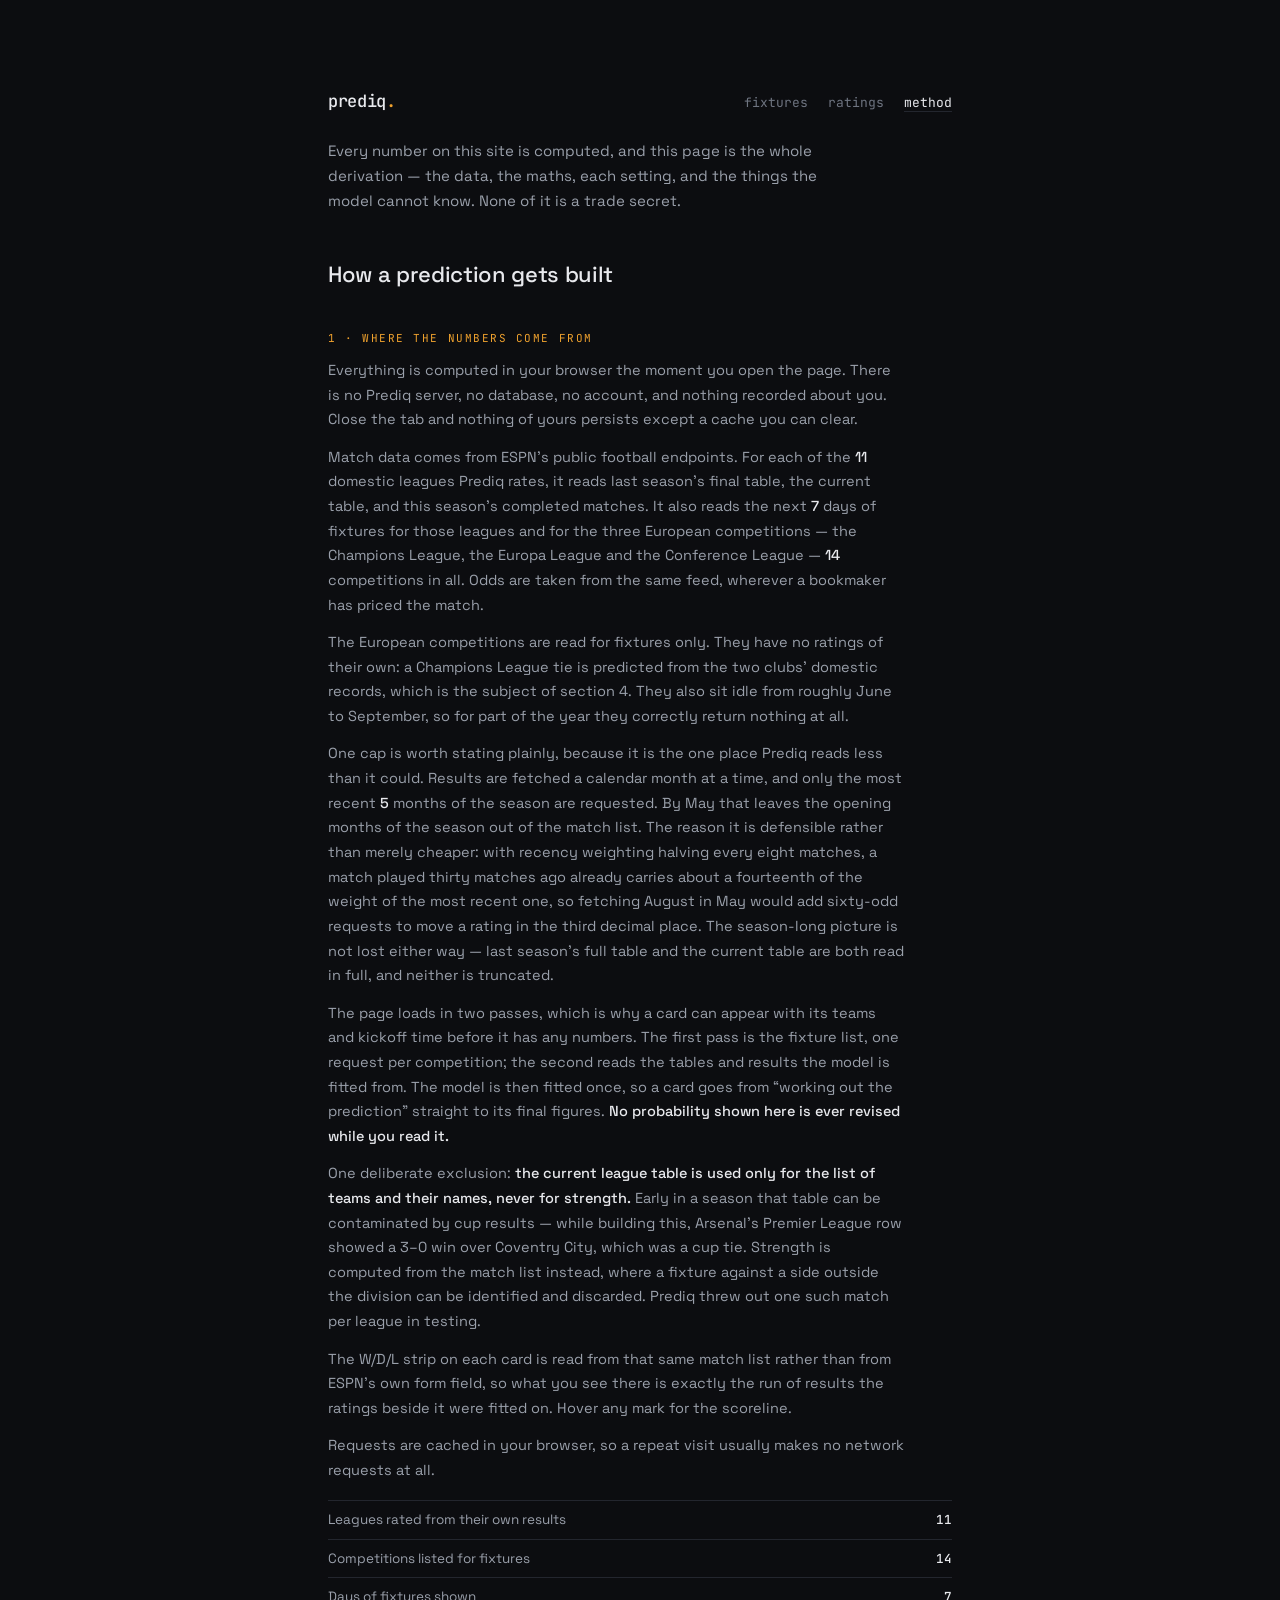
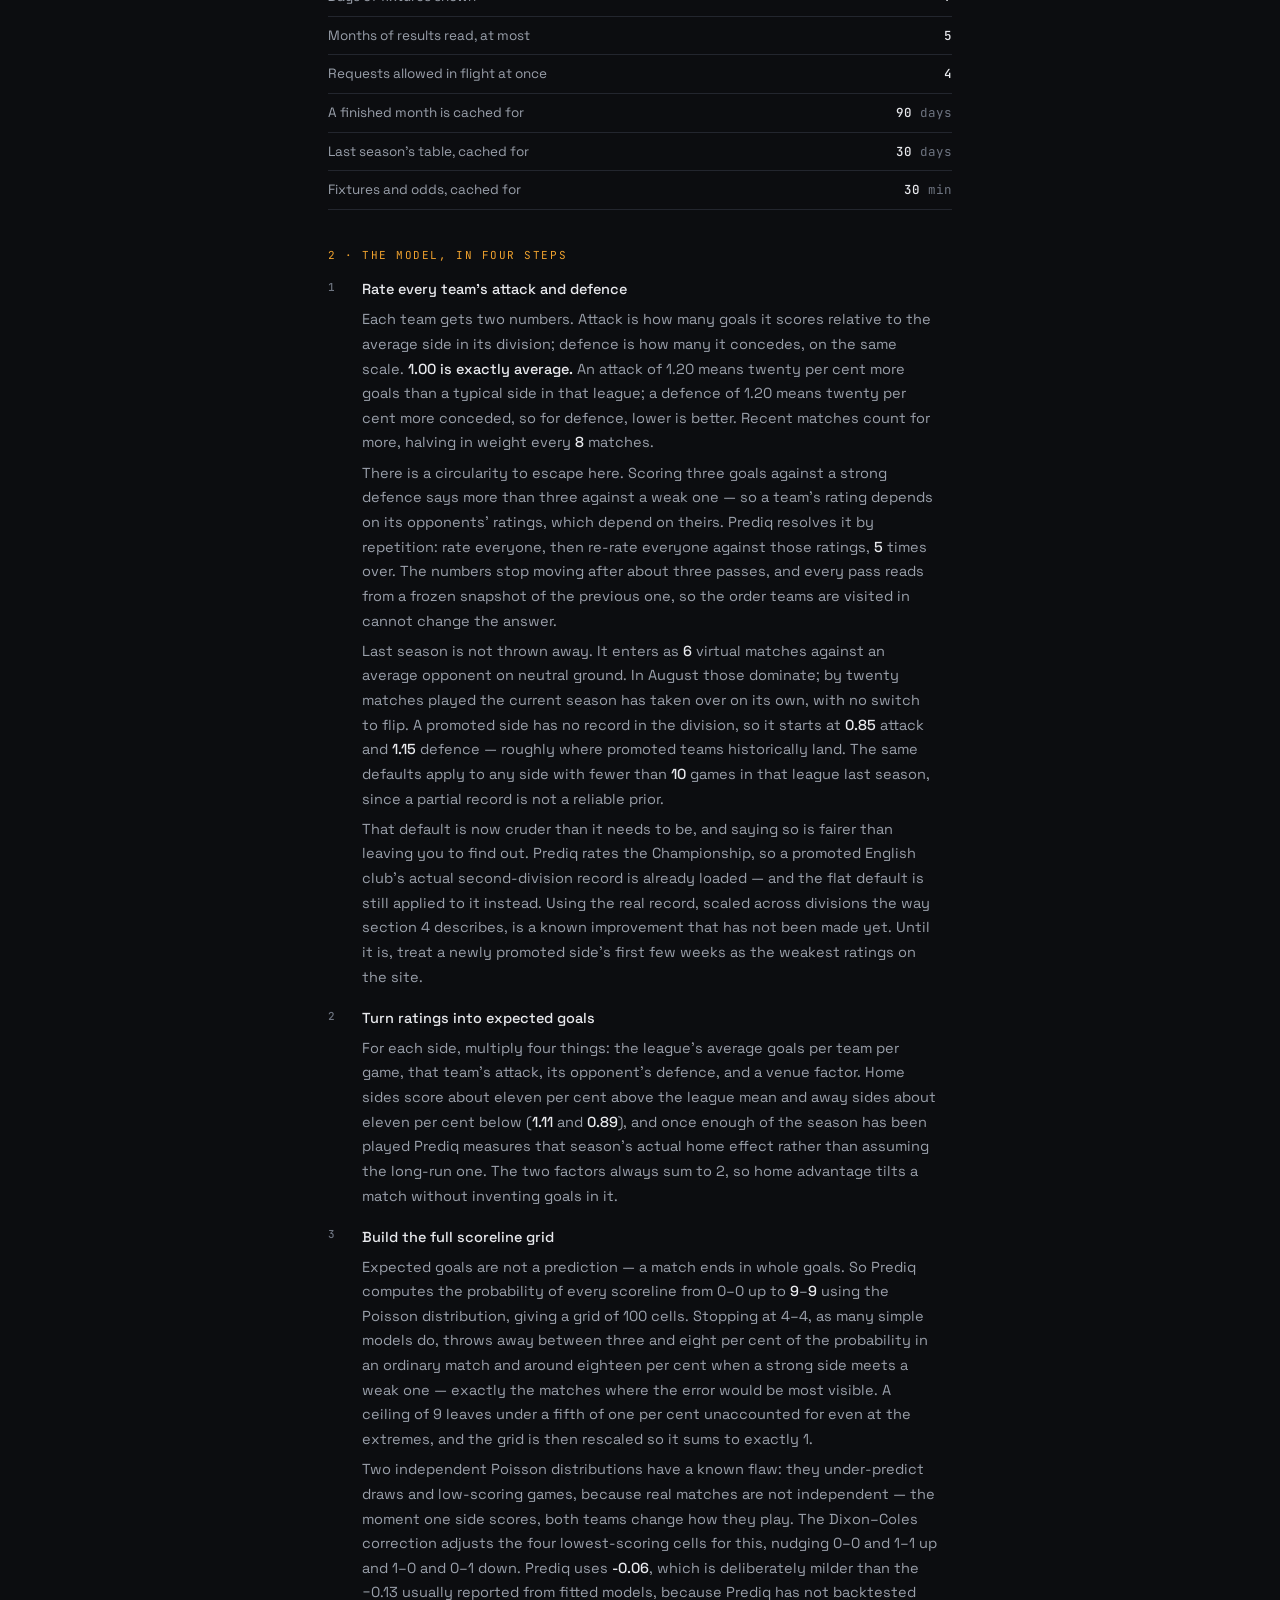
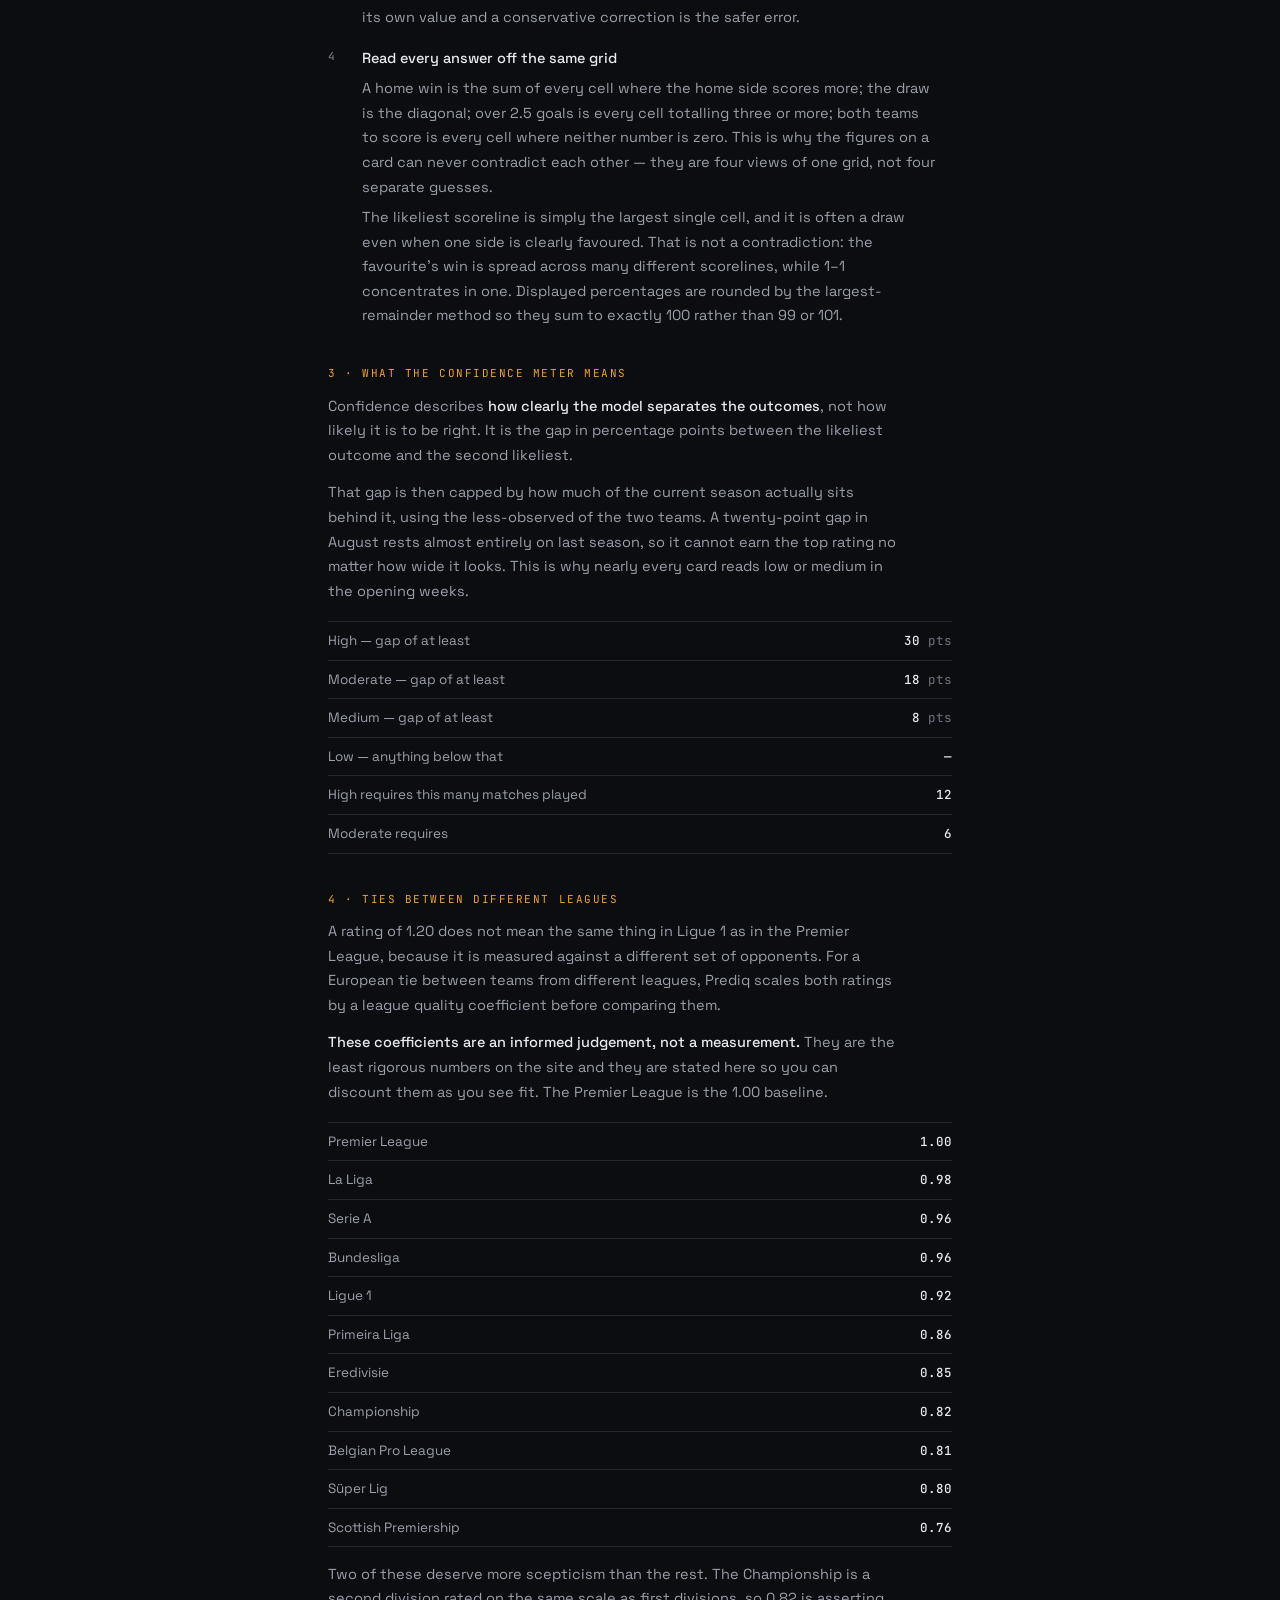
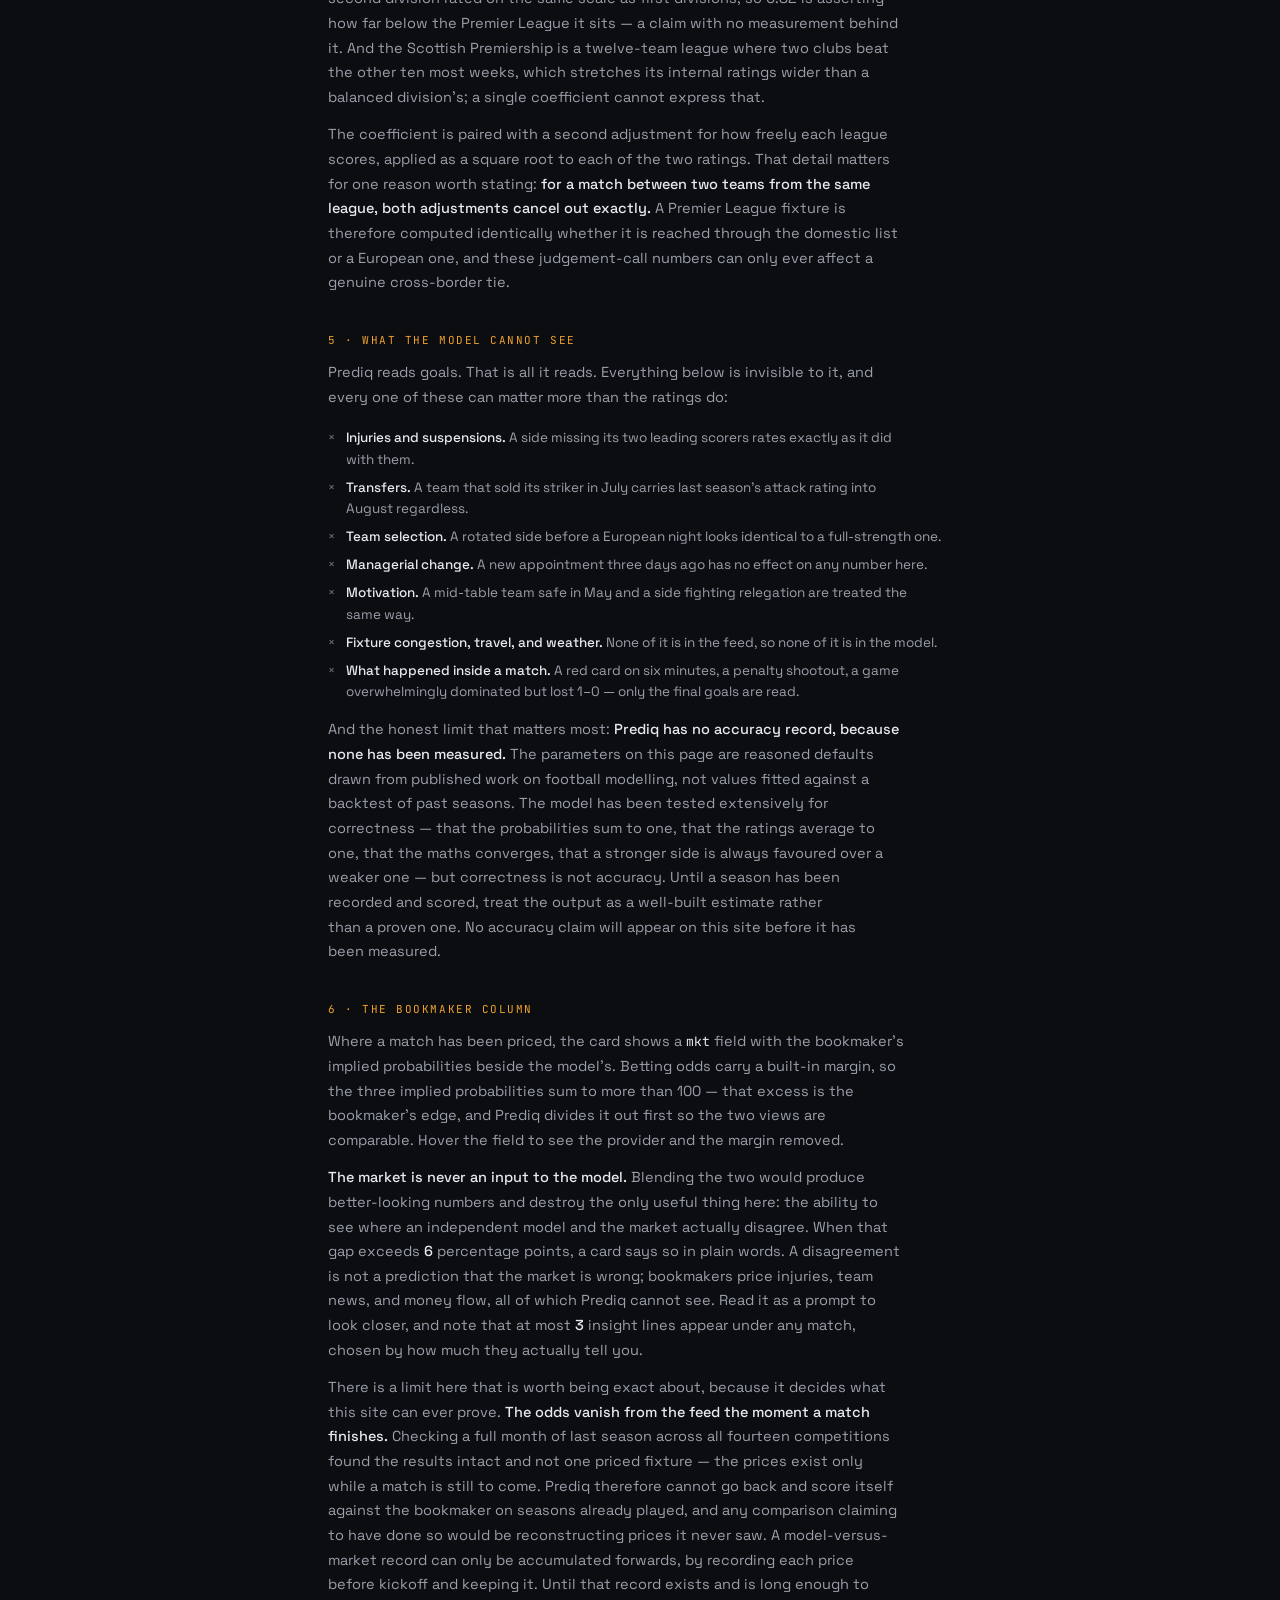
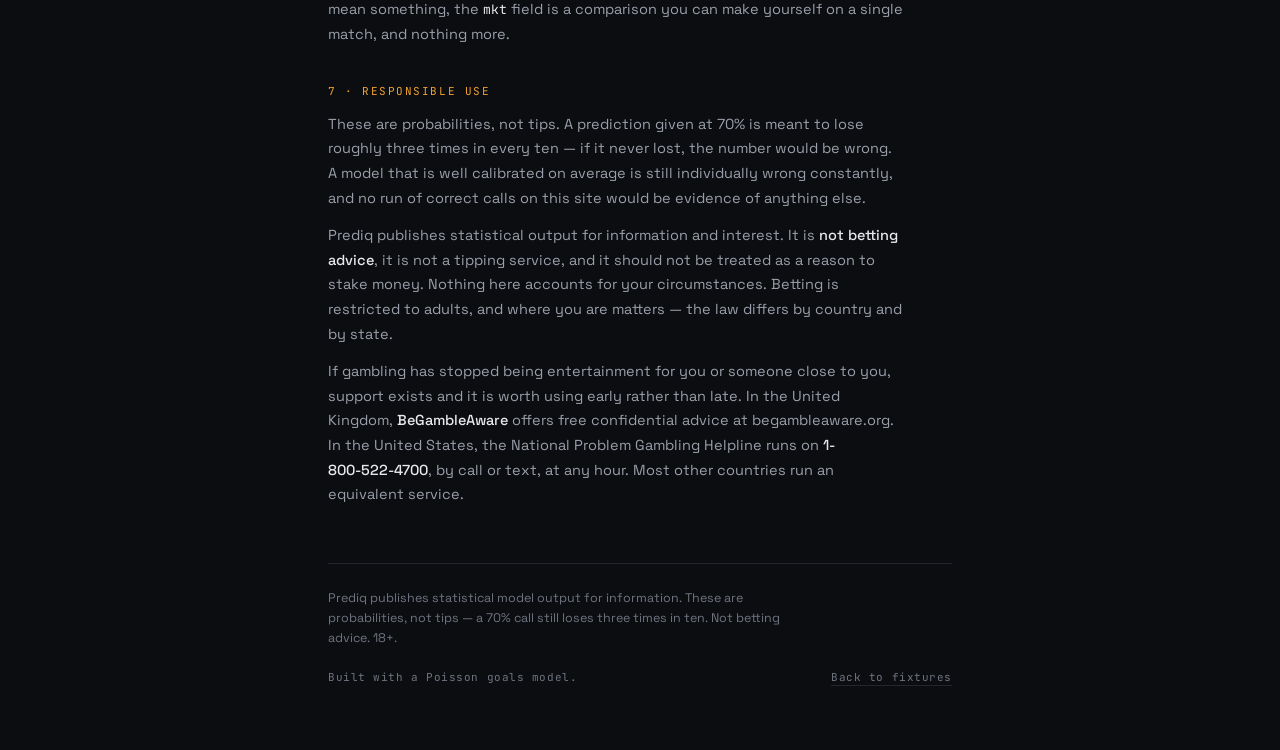
<file: Prediq/method.html>
<!DOCTYPE html>
<html lang="en">
<head>
<meta charset="utf-8">
<meta name="viewport" content="width=device-width, initial-scale=1">
<title>Method — how Prediq builds a prediction</title>
<meta name="description" content="The full method behind Prediq's football predictions: the data, the Poisson goals model, every parameter, and the things the model cannot know.">

<link rel="preconnect" href="https://fonts.googleapis.com">
<link rel="preconnect" href="https://fonts.gstatic.com" crossorigin>
<link href="https://fonts.googleapis.com/css2?family=Space+Grotesk:wght@400;500;700&family=JetBrains+Mono:wght@400;500&display=swap" rel="stylesheet">

<link rel="stylesheet" href="assets/css/style.css">
</head>
<body>

<a class="skip" href="#method">Skip to the method</a>

<div class="shell">

  <header class="masthead">
    <div class="masthead-row">
      <a class="wordmark" href="index.html">prediq<span class="dot">.</span></a>
      <nav class="nav">
        <a href="index.html">fixtures</a>
        <a href="ratings.html">ratings</a>
        <a href="method.html" class="is-here" aria-current="page">method</a>
      </nav>
    </div>
    <p class="thesis">
      Every number on this site is computed, and this page is the whole
      derivation &mdash; the data, the maths, each setting, and the things the
      model cannot know. None of it is a trade secret.
    </p>
  </header>

  <main id="method">

    <h1 class="page-title">How a prediction gets built</h1>

    <!-- ================= 1. DATA ================= -->
    <section class="sec">
      <h2 class="sec-h">1 &middot; Where the numbers come from</h2>

      <p class="copy">
        Everything is computed in your browser the moment you open the page.
        There is no Prediq server, no database, no account, and nothing recorded
        about you. Close the tab and nothing of yours persists except a cache
        you can clear.
      </p>
      <p class="copy">
        Match data comes from ESPN's public football endpoints. For each of the
        <b data-cfg="DOMESTIC.length">11</b> domestic leagues Prediq rates, it
        reads last season's final table, the current table, and this season's
        completed matches. It also reads the next
        <b data-cfg="FIXTURE_DAYS">7</b> days of fixtures for those leagues and
        for the three European competitions &mdash; the Champions League, the
        Europa League and the Conference League &mdash;
        <b data-cfg="LEAGUES.length">14</b> competitions in all. Odds are taken
        from the same feed, wherever a bookmaker has priced the match.
      </p>
      <p class="copy">
        The European competitions are read for fixtures only. They have no
        ratings of their own: a Champions League tie is predicted from the two
        clubs' domestic records, which is the subject of section 4. They also sit
        idle from roughly June to September, so for part of the year they
        correctly return nothing at all.
      </p>
      <p class="copy">
        One cap is worth stating plainly, because it is the one place Prediq
        reads less than it could. Results are fetched a calendar month at a time,
        and only the most recent
        <b data-cfg="MODEL.RESULT_MONTHS">5</b> months of the season are
        requested. By May that leaves the opening months of the season out of the
        match list. The reason it is defensible rather than merely cheaper: with
        recency weighting halving every eight matches, a match played thirty
        matches ago already carries about a fourteenth of the weight of the most
        recent one, so fetching August in May would add sixty-odd requests to
        move a rating in the third decimal place. The season-long picture is not
        lost either way &mdash; last season's full table and the current table
        are both read in full, and neither is truncated.
      </p>
      <p class="copy">
        The page loads in two passes, which is why a card can appear with its
        teams and kickoff time before it has any numbers. The first pass is the
        fixture list, one request per competition; the second reads the tables
        and results the model is fitted from. The model is then fitted once, so a
        card goes from &ldquo;working out the prediction&rdquo; straight to its
        final figures. <b>No probability shown here is ever revised while you
        read it.</b>
      </p>
      <p class="copy">
        One deliberate exclusion: <b>the current league table is used only for
        the list of teams and their names, never for strength.</b> Early in a
        season that table can be contaminated by cup results &mdash; while
        building this, Arsenal's Premier League row showed a 3&ndash;0 win over
        Coventry City, which was a cup tie. Strength is computed from the match
        list instead, where a fixture against a side outside the division can be
        identified and discarded. Prediq threw out one such match per league in
        testing.
      </p>
      <p class="copy">
        The W/D/L strip on each card is read from that same match list rather
        than from ESPN's own form field, so what you see there is exactly the
        run of results the ratings beside it were fitted on. Hover any mark for
        the scoreline.
      </p>
      <p class="copy">
        Requests are cached in your browser, so a repeat visit usually makes no
        network requests at all.
      </p>

      <dl class="spec">
        <div><dt>Leagues rated from their own results</dt><dd data-cfg="DOMESTIC.length">11</dd></div>
        <div><dt>Competitions listed for fixtures</dt><dd data-cfg="LEAGUES.length">14</dd></div>
        <div><dt>Days of fixtures shown</dt><dd data-cfg="FIXTURE_DAYS">7</dd></div>
        <div><dt>Months of results read, at most</dt><dd data-cfg="MODEL.RESULT_MONTHS">5</dd></div>
        <div><dt>Requests allowed in flight at once</dt><dd data-cfg="CACHE.concurrency">4</dd></div>
        <div><dt>A finished month is cached for</dt><dd data-cfg="CACHE.ttl.monthPast" data-div="86400000">90 <span class="unit">days</span></dd></div>
        <div><dt>Last season's table, cached for</dt><dd data-cfg="CACHE.ttl.standingsPrev" data-div="86400000">30 <span class="unit">days</span></dd></div>
        <div><dt>Fixtures and odds, cached for</dt><dd data-cfg="CACHE.ttl.fixtures" data-div="60000">30 <span class="unit">min</span></dd></div>
      </dl>
    </section>

    <!-- ================= 2. THE MODEL ================= -->
    <section class="sec">
      <h2 class="sec-h">2 &middot; The model, in four steps</h2>

      <ol class="steps">
        <li>
          <p class="step-h">Rate every team's attack and defence</p>
          <p class="copy">
            Each team gets two numbers. Attack is how many goals it scores
            relative to the average side in its division; defence is how many it
            concedes, on the same scale. <b>1.00 is exactly average.</b> An
            attack of 1.20 means twenty per cent more goals than a typical side
            in that league; a defence of 1.20 means twenty per cent more
            conceded, so for defence, lower is better. Recent matches count for
            more, halving in weight every
            <b data-cfg="MODEL.RECENCY_HALFLIFE">8</b> matches.
          </p>
          <p class="copy">
            There is a circularity to escape here. Scoring three goals against a
            strong defence says more than three against a weak one &mdash; so a
            team's rating depends on its opponents' ratings, which depend on
            theirs. Prediq resolves it by repetition: rate everyone, then
            re-rate everyone against those ratings,
            <b data-cfg="MODEL.ITERATIONS">5</b> times over. The numbers stop
            moving after about three passes, and every pass reads from a frozen
            snapshot of the previous one, so the order teams are visited in
            cannot change the answer.
          </p>
          <p class="copy">
            Last season is not thrown away. It enters as
            <b data-cfg="MODEL.PRIOR_WEIGHT">6</b> virtual matches against an
            average opponent on neutral ground. In August those dominate; by
            twenty matches played the current season has taken over on its own,
            with no switch to flip. A promoted side has no record in the
            division, so it starts at
            <b data-cfg="MODEL.PROMOTED_ATTACK">0.85</b> attack and
            <b data-cfg="MODEL.PROMOTED_DEFENCE">1.15</b> defence &mdash;
            roughly where promoted teams historically land. The same defaults
            apply to any side with fewer than
            <b data-cfg="MODEL.PRIOR_MIN_GAMES">10</b> games in that league last
            season, since a partial record is not a reliable prior.
          </p>
          <p class="copy">
            That default is now cruder than it needs to be, and saying so is
            fairer than leaving you to find out. Prediq rates the Championship,
            so a promoted English club's actual second-division record is
            already loaded &mdash; and the flat default is still applied to it
            instead. Using the real record, scaled across divisions the way
            section 4 describes, is a known improvement that has not been made
            yet. Until it is, treat a newly promoted side's first few weeks as
            the weakest ratings on the site.
          </p>
        </li>

        <li>
          <p class="step-h">Turn ratings into expected goals</p>
          <p class="copy">
            For each side, multiply four things: the league's average goals per
            team per game, that team's attack, its opponent's defence, and a
            venue factor. Home sides score about eleven per cent above the
            league mean and away sides about eleven per cent below
            (<b data-cfg="MODEL.HOME_ADVANTAGE">1.11</b> and
            <b data-cfg="MODEL.AWAY_PENALTY">0.89</b>), and once enough of the
            season has been played Prediq measures that season's actual home
            effect rather than assuming the long-run one. The two factors always
            sum to 2, so home advantage tilts a match without inventing goals in
            it.
          </p>
        </li>

        <li>
          <p class="step-h">Build the full scoreline grid</p>
          <p class="copy">
            Expected goals are not a prediction &mdash; a match ends in whole
            goals. So Prediq computes the probability of every scoreline from
            0&ndash;0 up to
            <b data-cfg="MODEL.MAX_GOALS">9</b>&ndash;<b data-cfg="MODEL.MAX_GOALS">9</b>
            using the Poisson distribution, giving a grid of 100 cells. Stopping
            at 4&ndash;4, as many simple models do, throws away between three
            and eight per cent of the probability in an ordinary match and
            around eighteen per cent when a strong side meets a weak one
            &mdash; exactly the matches where the error would be most visible.
            A ceiling of 9 leaves under a fifth of one per cent unaccounted for
            even at the extremes, and the grid is then rescaled so it sums to
            exactly 1.
          </p>
          <p class="copy">
            Two independent Poisson distributions have a known flaw: they
            under-predict draws and low-scoring games, because real matches are
            not independent &mdash; the moment one side scores, both teams
            change how they play. The Dixon&ndash;Coles correction adjusts the
            four lowest-scoring cells for this, nudging 0&ndash;0 and
            1&ndash;1 up and 1&ndash;0 and 0&ndash;1 down. Prediq uses
            <b data-cfg="MODEL.DC_RHO">-0.06</b>, which is deliberately milder
            than the &minus;0.13 usually reported from fitted models, because
            Prediq has not backtested its own value and a conservative
            correction is the safer error.
          </p>
        </li>

        <li>
          <p class="step-h">Read every answer off the same grid</p>
          <p class="copy">
            A home win is the sum of every cell where the home side scores more;
            the draw is the diagonal; over 2.5 goals is every cell totalling
            three or more; both teams to score is every cell where neither
            number is zero. This is why the figures on a card can never
            contradict each other &mdash; they are four views of one grid, not
            four separate guesses.
          </p>
          <p class="copy">
            The likeliest scoreline is simply the largest single cell, and it is
            often a draw even when one side is clearly favoured. That is not a
            contradiction: the favourite's win is spread across many different
            scorelines, while 1&ndash;1 concentrates in one. Displayed
            percentages are rounded by the largest-remainder method so they sum
            to exactly 100 rather than 99 or 101.
          </p>
        </li>
      </ol>
    </section>

    <!-- ================= 3. CONFIDENCE ================= -->
    <section class="sec">
      <h2 class="sec-h">3 &middot; What the confidence meter means</h2>

      <p class="copy">
        Confidence describes <b>how clearly the model separates the outcomes</b>,
        not how likely it is to be right. It is the gap in percentage points
        between the likeliest outcome and the second likeliest.
      </p>
      <p class="copy">
        That gap is then capped by how much of the current season actually sits
        behind it, using the less-observed of the two teams. A twenty-point gap
        in August rests almost entirely on last season, so it cannot earn the
        top rating no matter how wide it looks. This is why nearly every card
        reads low or medium in the opening weeks.
      </p>

      <dl class="spec">
        <div><dt>High &mdash; gap of at least</dt><dd data-cfg="MODEL.CONFIDENCE.0.min">30 <span class="unit">pts</span></dd></div>
        <div><dt>Moderate &mdash; gap of at least</dt><dd data-cfg="MODEL.CONFIDENCE.1.min">18 <span class="unit">pts</span></dd></div>
        <div><dt>Medium &mdash; gap of at least</dt><dd data-cfg="MODEL.CONFIDENCE.2.min">8 <span class="unit">pts</span></dd></div>
        <div><dt>Low &mdash; anything below that</dt><dd>&mdash;</dd></div>
        <div><dt>High requires this many matches played</dt><dd data-cfg="MODEL.CONFIDENCE_CAP.0.minMatches">12</dd></div>
        <div><dt>Moderate requires</dt><dd data-cfg="MODEL.CONFIDENCE_CAP.1.minMatches">6</dd></div>
      </dl>
    </section>

    <!-- ================= 4. CROSS-LEAGUE ================= -->
    <section class="sec">
      <h2 class="sec-h">4 &middot; Ties between different leagues</h2>

      <p class="copy">
        A rating of 1.20 does not mean the same thing in Ligue 1 as in the
        Premier League, because it is measured against a different set of
        opponents. For a European tie between teams from different leagues,
        Prediq scales both ratings by a league quality coefficient before
        comparing them.
      </p>
      <p class="copy">
        <b>These coefficients are an informed judgement, not a measurement.</b>
        They are the least rigorous numbers on the site and they are stated here
        so you can discount them as you see fit. The Premier League is the 1.00
        baseline.
      </p>

      <dl class="spec">
        <div><dt>Premier League</dt><dd data-cfg="LEAGUES.0.quality">1.00</dd></div>
        <div><dt>La Liga</dt><dd data-cfg="LEAGUES.1.quality">0.98</dd></div>
        <div><dt>Serie A</dt><dd data-cfg="LEAGUES.2.quality">0.96</dd></div>
        <div><dt>Bundesliga</dt><dd data-cfg="LEAGUES.3.quality">0.96</dd></div>
        <div><dt>Ligue 1</dt><dd data-cfg="LEAGUES.4.quality">0.92</dd></div>
        <div><dt>Primeira Liga</dt><dd data-cfg="LEAGUES.5.quality">0.86</dd></div>
        <div><dt>Eredivisie</dt><dd data-cfg="LEAGUES.6.quality">0.85</dd></div>
        <div><dt>Championship</dt><dd data-cfg="LEAGUES.7.quality">0.82</dd></div>
        <div><dt>Belgian Pro League</dt><dd data-cfg="LEAGUES.8.quality">0.81</dd></div>
        <div><dt>S&uuml;per Lig</dt><dd data-cfg="LEAGUES.9.quality">0.80</dd></div>
        <div><dt>Scottish Premiership</dt><dd data-cfg="LEAGUES.10.quality">0.76</dd></div>
      </dl>

      <p class="copy">
        Two of these deserve more scepticism than the rest. The Championship is a
        second division rated on the same scale as first divisions, so 0.82 is
        asserting how far below the Premier League it sits &mdash; a claim with
        no measurement behind it. And the Scottish Premiership is a twelve-team
        league where two clubs beat the other ten most weeks, which stretches its
        internal ratings wider than a balanced division's; a single coefficient
        cannot express that.
      </p>

      <p class="copy">
        The coefficient is paired with a second adjustment for how freely each
        league scores, applied as a square root to each of the two ratings. That
        detail matters for one reason worth stating: <b>for a match between two
        teams from the same league, both adjustments cancel out exactly.</b> A
        Premier League fixture is therefore computed identically whether it is
        reached through the domestic list or a European one, and these
        judgement-call numbers can only ever affect a genuine cross-border tie.
      </p>
    </section>

    <!-- ================= 5. LIMITS ================= -->
    <section class="sec">
      <h2 class="sec-h">5 &middot; What the model cannot see</h2>

      <p class="copy">
        Prediq reads goals. That is all it reads. Everything below is invisible
        to it, and every one of these can matter more than the ratings do:
      </p>

      <ul class="limits">
        <li><b>Injuries and suspensions.</b> A side missing its two leading scorers rates exactly as it did with them.</li>
        <li><b>Transfers.</b> A team that sold its striker in July carries last season's attack rating into August regardless.</li>
        <li><b>Team selection.</b> A rotated side before a European night looks identical to a full-strength one.</li>
        <li><b>Managerial change.</b> A new appointment three days ago has no effect on any number here.</li>
        <li><b>Motivation.</b> A mid-table team safe in May and a side fighting relegation are treated the same way.</li>
        <li><b>Fixture congestion, travel, and weather.</b> None of it is in the feed, so none of it is in the model.</li>
        <li><b>What happened inside a match.</b> A red card on six minutes, a penalty shootout, a game overwhelmingly dominated but lost 1&ndash;0 &mdash; only the final goals are read.</li>
      </ul>

      <p class="copy">
        And the honest limit that matters most: <b>Prediq has no accuracy record,
        because none has been measured.</b> The parameters on this page are
        reasoned defaults drawn from published work on football modelling, not
        values fitted against a backtest of past seasons. The model has been
        tested extensively for correctness &mdash; that the probabilities sum to
        one, that the ratings average to one, that the maths converges, that a
        stronger side is always favoured over a weaker one &mdash; but
        correctness is not accuracy. Until a season has been recorded and
        scored, treat the output as a well-built estimate rather than a proven
        one. No accuracy claim will appear on this site before it has been
        measured.
      </p>
    </section>

    <!-- ================= 6. THE MARKET COLUMN ================= -->
    <section class="sec">
      <h2 class="sec-h">6 &middot; The bookmaker column</h2>

      <p class="copy">
        Where a match has been priced, the card shows a <code>mkt</code> field
        with the bookmaker's implied probabilities beside the model's. Betting
        odds carry a built-in margin, so the three implied probabilities sum to
        more than 100 &mdash; that excess is the bookmaker's edge, and Prediq
        divides it out first so the two views are comparable. Hover the field to
        see the provider and the margin removed.
      </p>
      <p class="copy">
        <b>The market is never an input to the model.</b> Blending the two would
        produce better-looking numbers and destroy the only useful thing here:
        the ability to see where an independent model and the market actually
        disagree. When that gap exceeds
        <b data-cfg="MODEL.EDGE_THRESHOLD" data-scale="100">6</b> percentage
        points, a card says so in plain words. A disagreement is not a
        prediction that the market is wrong; bookmakers price injuries, team
        news, and money flow, all of which Prediq cannot see. Read it as a
        prompt to look closer, and note that at most
        <b data-cfg="MODEL.INSIGHT_MAX">3</b> insight lines appear under any
        match, chosen by how much they actually tell you.
      </p>
      <p class="copy">
        There is a limit here that is worth being exact about, because it decides
        what this site can ever prove. <b>The odds vanish from the feed the moment
        a match finishes.</b> Checking a full month of last season across all
        fourteen competitions found the results intact and not one priced
        fixture &mdash; the prices exist only while a match is still to come.
        Prediq therefore cannot go back and score itself against the bookmaker on
        seasons already played, and any comparison claiming to have done so would
        be reconstructing prices it never saw. A model-versus-market record can
        only be accumulated forwards, by recording each price before kickoff and
        keeping it. Until that record exists and is long enough to mean something,
        the <code>mkt</code> field is a comparison you can make yourself on a
        single match, and nothing more.
      </p>
    </section>

    <!-- ================= 7. RESPONSIBLE USE ================= -->
    <section class="sec">
      <h2 class="sec-h">7 &middot; Responsible use</h2>

      <p class="copy">
        These are probabilities, not tips. A prediction given at 70% is meant to
        lose roughly three times in every ten &mdash; if it never lost, the
        number would be wrong. A model that is well calibrated on average is
        still individually wrong constantly, and no run of correct calls on this
        site would be evidence of anything else.
      </p>
      <p class="copy">
        Prediq publishes statistical output for information and interest. It is
        <b>not betting advice</b>, it is not a tipping service, and it should
        not be treated as a reason to stake money. Nothing here accounts for
        your circumstances. Betting is restricted to adults, and where you are
        matters &mdash; the law differs by country and by state.
      </p>
      <p class="copy">
        If gambling has stopped being entertainment for you or someone close to
        you, support exists and it is worth using early rather than late. In the
        United Kingdom, <b>BeGambleAware</b> offers free confidential advice at
        begambleaware.org. In the United States, the National Problem Gambling
        Helpline runs on <b>1-800-522-4700</b>, by call or text, at any hour.
        Most other countries run an equivalent service.
      </p>
    </section>

  </main>

  <footer class="foot">
    <p class="foot-note">
      Prediq publishes statistical model output for information. These are
      probabilities, not tips &mdash; a 70% call still loses three times in ten.
      Not betting advice. 18+.
    </p>
    <p class="foot-meta">
      <span>Built with a Poisson goals model.</span>
      <a href="index.html">Back to fixtures</a>
    </p>
  </footer>

</div>

</body>
</html>
</file>
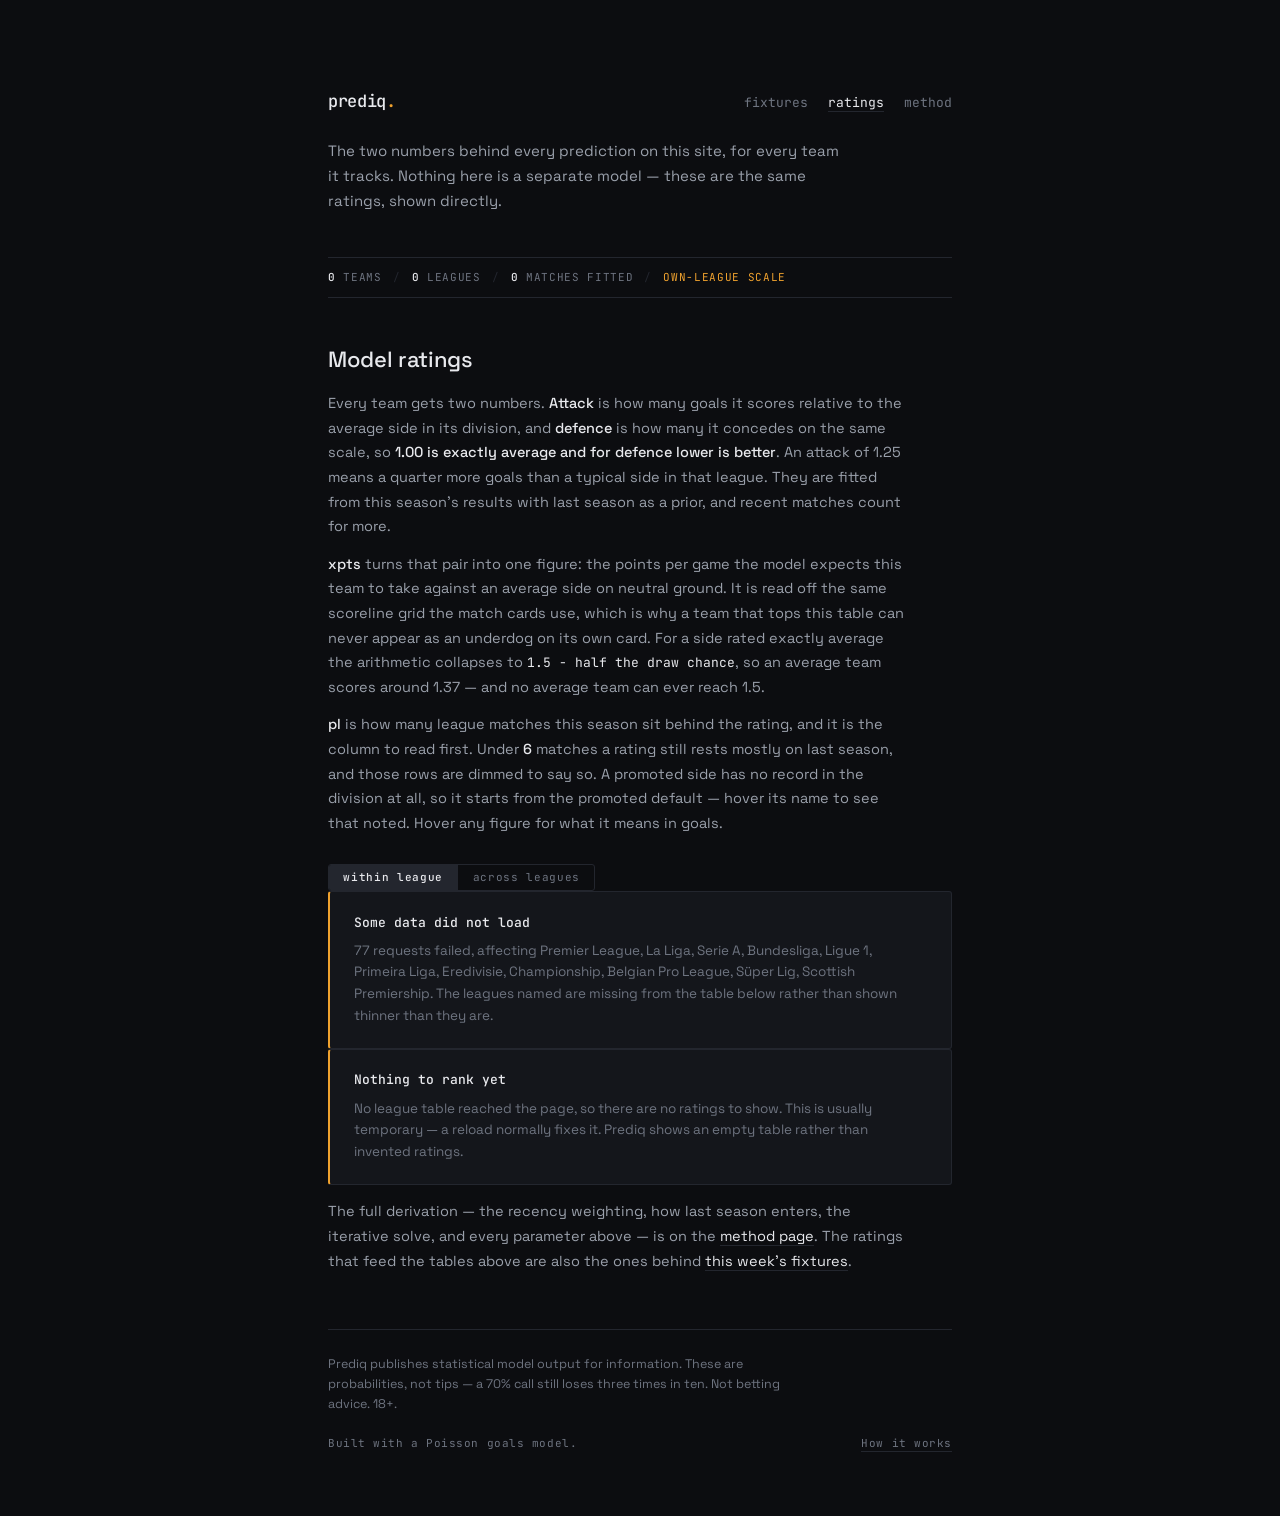
<file: Prediq/ratings.html>
<!DOCTYPE html>
<html lang="en">
<head>
<meta charset="utf-8">
<meta name="viewport" content="width=device-width, initial-scale=1">
<title>Ratings — every team's fitted attack and defence</title>
<meta name="description" content="Prediq's model ratings for every team it tracks: fitted attack and defence, matches behind each figure, and expected points against an average side.">

<link rel="preconnect" href="https://fonts.googleapis.com">
<link rel="preconnect" href="https://fonts.gstatic.com" crossorigin>
<link href="https://fonts.googleapis.com/css2?family=Space+Grotesk:wght@400;500;700&family=JetBrains+Mono:wght@400;500&display=swap" rel="stylesheet">

<link rel="stylesheet" href="assets/css/style.css">
</head>
<body>

<a class="skip" href="#ratings">Skip to the ratings</a>

<div class="shell">

  <header class="masthead">
    <div class="masthead-row">
      <a class="wordmark" href="index.html">prediq<span class="dot">.</span></a>
      <nav class="nav">
        <a href="index.html">fixtures</a>
        <a href="ratings.html" class="is-here" aria-current="page">ratings</a>
        <a href="method.html">method</a>
      </nav>
    </div>
    <p class="thesis">
      The two numbers behind every prediction on this site, for every team it
      tracks. Nothing here is a separate model &mdash; these are the same
      ratings, shown directly.
    </p>
  </header>

  <!-- Replaced by ratings.js once the fit is built. -->
  <div class="status" id="status">
    <span class="status-mute">loading league tables</span>
  </div>

  <noscript>
    <div class="notice is-warn" style="margin-top:1.25rem">
      <p class="notice-title">JavaScript is required</p>
      <p class="notice-body">
        Prediq fits these ratings in your browser from live match data, which
        means it needs JavaScript enabled. Nothing is precomputed on a server,
        and nothing is tracked.
      </p>
    </div>
  </noscript>

  <main id="ratings">

    <h1 class="page-title">Model ratings</h1>

    <p class="copy">
      Every team gets two numbers. <b>Attack</b> is how many goals it scores
      relative to the average side in its division, and <b>defence</b> is how
      many it concedes on the same scale, so <b>1.00 is exactly average and for
      defence lower is better</b>. An attack of 1.25 means a quarter more goals
      than a typical side in that league. They are fitted from this season's
      results with last season as a prior, and recent matches count for more.
    </p>
    <p class="copy">
      <b>xpts</b> turns that pair into one figure: the points per game the model
      expects this team to take against an average side on neutral ground. It is
      read off the same scoreline grid the match cards use, which is why a team
      that tops this table can never appear as an underdog on its own card. For
      a side rated exactly average the arithmetic collapses to
      <code>1.5 &minus; half the draw chance</code>, so an average team scores
      around 1.37 &mdash; and no average team can ever reach 1.5.
    </p>
    <p class="copy">
      <b>pl</b> is how many league matches this season sit behind the rating,
      and it is the column to read first. Under
      <b data-cfg="MODEL.CONFIDENCE_CAP.1.minMatches">6</b> matches a rating
      still rests mostly on last season, and those rows are dimmed to say so.
      A promoted side has no record in the division at all, so it starts from
      the promoted default &mdash; hover its name to see that noted. Hover any
      figure for what it means in goals.
    </p>

    <!-- Scale switch, built by ratings.js so it cannot appear without working. -->
    <div id="scope"></div>

    <!-- Tables are built by ratings.js. -->
    <div id="table"></div>

    <p class="copy">
      The full derivation &mdash; the recency weighting, how last season enters,
      the iterative solve, and every parameter above &mdash; is on the
      <a href="method.html">method page</a>. The ratings that feed the tables
      above are also the ones behind
      <a href="index.html">this week's fixtures</a>.
    </p>

  </main>

  <footer class="foot">
    <p class="foot-note">
      Prediq publishes statistical model output for information. These are
      probabilities, not tips &mdash; a 70% call still loses three times in ten.
      Not betting advice. 18+.
    </p>
    <p class="foot-meta">
      <span>Built with a Poisson goals model.</span>
      <a href="method.html">How it works</a>
    </p>
  </footer>

</div>

<script type="module" src="assets/js/ratings.js"></script>

</body>
</html>
</file>
<file: Prediq/assets/css/style.css>
/* ==========================================================================
   Prediq — stylesheet
   Order: tokens → reset → layout → masthead → status → match card → form strip
          → outcomes → readout → insights → day dividers → blank card
          → notices → skeleton → method page → ratings table → footer
          → responsive → reduced motion
   ========================================================================== */

/* --- 1. Design tokens ---------------------------------------------------- */
:root {
  /* Palette. Near-black page, one amber accent, everything else grey.
     The amber only ever encodes data — never decoration. */
  --ink:    #0C0D10;   /* page background */
  --panel:  #14161B;   /* raised card */
  --line:   #23262E;   /* hairline dividers */
  --mute:   #6E7480;   /* labels, secondary text */
  --dim:    #9AA0AB;   /* body text on cards */
  --text:   #E8E9ED;   /* primary text */
  --warm:   #F0A22E;   /* the single accent */

  /* Result colours for the form strip, and the only hues on the site besides
     amber. Deliberately desaturated: amber means "the model's pick" and has to
     stay the loudest thing on a card, so a past win must not compete with it.
     The scoreline is legible without these — own goals are printed first, so
     the digits already say who won and the colour only agrees. */
  --win-bg:  #17351F;
  --win-fg:  #79BC8B;
  --draw-bg: #22252D;
  --draw-fg: #9AA0AB;
  --loss-bg: #37201E;
  --loss-fg: #C98A82;

  --sans: 'Space Grotesk', system-ui, -apple-system, sans-serif;
  --mono: 'JetBrains Mono', ui-monospace, 'SF Mono', Menlo, monospace;

  --measure: 42rem;    /* single-column max width */
  --radius: 3px;       /* barely-there rounding */

  color-scheme: dark;
}

/* --- 2. Reset ------------------------------------------------------------ */
*, *::before, *::after { box-sizing: border-box; }

html { -webkit-text-size-adjust: 100%; }

body {
  margin: 0;
  background: var(--ink);
  color: var(--text);
  font-family: var(--sans);
  font-size: 15px;
  line-height: 1.6;
  -webkit-font-smoothing: antialiased;
  text-rendering: optimizeLegibility;
}

h1, h2, h3, p, dl, dd, ul, ol, figure, figcaption {
  margin: 0;
  padding: 0;
}

ul { list-style: none; }

a {
  color: inherit;
  text-decoration: none;
}

b, strong { font-weight: 500; }

/* Keyboard focus stays visible everywhere. */
:focus-visible {
  outline: 2px solid var(--warm);
  outline-offset: 3px;
  border-radius: 2px;
}

.skip {
  position: absolute;
  left: -9999px;
  top: 0;
  z-index: 10;
  padding: 0.6rem 1rem;
  background: var(--warm);
  color: var(--ink);
  font: 500 13px/1 var(--mono);
}
.skip:focus { left: 0; }

/* Shared small-caps label, used for every field name on the page. */
.label {
  font: 400 10px/1 var(--mono);
  letter-spacing: 0.13em;
  text-transform: uppercase;
  color: var(--mute);
}

/* --- 3. Layout ---------------------------------------------------------- */
.shell {
  max-width: var(--measure);
  margin: 0 auto;
  padding: 5.5rem 1.5rem 4rem;
}

/* --- 4. Masthead -------------------------------------------------------- */
.masthead-row {
  display: flex;
  align-items: baseline;
  justify-content: space-between;
  gap: 1rem;
}

.wordmark {
  font-family: var(--mono);
  font-weight: 500;
  font-size: 17px;
  letter-spacing: -0.02em;
  color: var(--text);
}
.wordmark .dot { color: var(--warm); }

.nav {
  display: flex;
  flex-wrap: wrap;
  gap: 0.5rem 1.25rem;
  font: 400 13px/1 var(--mono);
  color: var(--mute);
}
.nav a {
  padding-bottom: 2px;
  border-bottom: 1px solid transparent;
  transition: color 0.15s ease, border-color 0.15s ease;
}
.nav a:hover {
  color: var(--text);
  border-bottom-color: var(--warm);
}
/* The page you are on. There is no build step to share this header, so the
   marker is written into each page's markup and a test asserts the three nav
   blocks stay identical apart from it. */
.nav a.is-here {
  color: var(--text);
  border-bottom-color: var(--line);
}

.thesis {
  max-width: 32rem;
  margin-top: 1.5rem;
  color: var(--dim);
  font-size: 15px;
  line-height: 1.65;
  text-wrap: pretty;
}

/* --- 5. Status strip ---------------------------------------------------- */
.status {
  display: flex;
  align-items: center;
  gap: 0.7rem;
  flex-wrap: wrap;
  margin-top: 2.75rem;
  padding: 0.85rem 0;
  border-top: 1px solid var(--line);
  border-bottom: 1px solid var(--line);
  font: 400 11px/1 var(--mono);
  letter-spacing: 0.06em;
  color: var(--mute);
  text-transform: uppercase;
}
.status b {
  font-weight: 500;
  color: var(--text);
}
.status-sep { color: var(--line); }
.status-mute { color: var(--warm); }

/* --- 6. Match card ------------------------------------------------------ */
.fixtures {
  display: flex;
  flex-direction: column;
  gap: 1.25rem;
  margin-top: 1.25rem;
}

.match {
  padding: 1.5rem;
  background: var(--panel);
  border: 1px solid var(--line);
  border-radius: var(--radius);
  /* Staggered entrance — --i is set per card in the markup. */
  animation: rise 0.5s cubic-bezier(0.2, 0.7, 0.3, 1) backwards;
  animation-delay: calc(var(--i, 0) * 70ms);
}

@keyframes rise {
  from { opacity: 0; transform: translateY(8px); }
  to   { opacity: 1; transform: none; }
}

.match-meta {
  display: flex;
  align-items: baseline;
  justify-content: space-between;
  gap: 1rem;
  padding-bottom: 1.1rem;
  border-bottom: 1px solid var(--line);
}

.comp {
  font: 400 10px/1 var(--mono);
  letter-spacing: 0.13em;
  text-transform: uppercase;
  color: var(--mute);
}

.kick {
  font: 500 12px/1 var(--mono);
  color: var(--dim);
  font-variant-numeric: tabular-nums;
}

/* --- 7. Recent form strip ------------------------------------------------ */
/* One line per side: team name, then five crest-and-scoreline units, most
   recent first. Both lines are left-aligned and share one label column width,
   so the crests form a column you can read down and compare — mirroring the
   away side to the right would put the two runs back to back and make them
   almost impossible to line up.

   The label column is declared once, on the row, because the two lines are
   separate elements and only a shared value keeps them in step.

   Colour here is redundant by design. Own goals print first, so "2–1" is a win
   from the digits alone; the background only agrees with them. That matters
   both for colour blindness and for keeping amber — which means "the model's
   pick" — the loudest thing on the card. */
.form-row {
  --form-label: 5.5rem;
  display: flex;
  flex-direction: column;
  gap: 0.3rem;
  margin-top: 0.9rem;
}

.form-side {
  display: grid;
  grid-template-columns: var(--form-label) minmax(0, 1fr);
  align-items: center;
  gap: 0.55rem;
}

.form-team {
  font: 400 10px/1 var(--mono);
  letter-spacing: 0.11em;
  text-transform: uppercase;
  color: var(--mute);
  white-space: nowrap;
  overflow: hidden;
  text-overflow: ellipsis;
}

.form-runs {
  display: flex;
  flex-wrap: wrap;
  gap: 3px;
  min-width: 0;
}

.form-game {
  display: inline-flex;
  align-items: center;
  gap: 4px;
  padding: 2px 5px 2px 3px;
  border-radius: 2px;
  background: var(--draw-bg);
  cursor: help;
}
.form-game.is-w { background: var(--win-bg); }
.form-game.is-l { background: var(--loss-bg); }

.form-crest {
  width: 14px;
  height: 14px;
  flex: none;
  object-fit: contain;
}
/* Same footprint as a real crest, so a side ESPN gave us no images for still
   lines up with one it did. */
.form-crest.is-none {
  display: grid;
  place-items: center;
  border-radius: 2px;
  background: var(--line);
  font: 500 8px/1 var(--mono);
  color: var(--mute);
}

.form-score {
  font: 500 10px/1 var(--mono);
  font-variant-numeric: tabular-nums;
  white-space: nowrap;
  color: var(--draw-fg);
}
.form-game.is-w .form-score { color: var(--win-fg); }
.form-game.is-l .form-score { color: var(--loss-fg); }

.form-none {
  font: 400 11px/1 var(--mono);
  color: var(--mute);
}

/* --- 8. Outcome rows ---------------------------------------------------- */
.outcomes {
  display: flex;
  flex-direction: column;
  gap: 0.55rem;
  margin-top: 1.25rem;
}

.outcome {
  display: grid;
  grid-template-columns: minmax(0, 7.5rem) 1fr 3.25rem;
  align-items: center;
  gap: 0.9rem;
}

.outcome-name {
  font-size: 15px;
  font-weight: 400;
  color: var(--dim);
  white-space: nowrap;
  overflow: hidden;
  text-overflow: ellipsis;
}

.outcome-bar {
  height: 3px;
  background: var(--line);
  border-radius: 999px;
  overflow: hidden;
}
.outcome-bar > i {
  display: block;
  width: var(--w, 0%);
  height: 100%;
  background: var(--mute);
  border-radius: inherit;
  animation: fill 0.7s cubic-bezier(0.2, 0.7, 0.3, 1) backwards;
  animation-delay: calc(var(--i, 0) * 70ms + 120ms);
}

@keyframes fill {
  from { width: 0; }
  to   { width: var(--w, 0%); }
}

.outcome-pct {
  font: 500 15px/1 var(--mono);
  color: var(--dim);
  text-align: right;
  font-variant-numeric: tabular-nums;
}
.outcome-pct em {
  font-style: normal;
  font-size: 10px;
  color: var(--mute);
}

/* The model's favoured outcome is the only place amber touches text. */
.outcome.is-pick .outcome-name { color: var(--text); font-weight: 500; }
.outcome.is-pick .outcome-pct  { color: var(--warm); }
.outcome.is-pick .outcome-bar > i { background: var(--warm); }

/* --- 9. Readout: confidence + markets ----------------------------------- */
.readout {
  display: flex;
  align-items: center;
  justify-content: space-between;
  gap: 1.25rem;
  flex-wrap: wrap;
  margin-top: 1.4rem;
  padding-top: 1.1rem;
  border-top: 1px solid var(--line);
}

.conf {
  display: flex;
  align-items: center;
  gap: 0.6rem;
}

.meter {
  display: inline-flex;
  gap: 3px;
}
.meter > i {
  width: 14px;
  height: 4px;
  background: var(--line);
  border-radius: 1px;
}
.meter > i.on { background: var(--warm); }

.conf-word {
  font: 400 11px/1 var(--mono);
  letter-spacing: 0.06em;
  text-transform: uppercase;
  color: var(--dim);
}

.markets {
  display: flex;
  flex-wrap: wrap;
  gap: 0.45rem 1.1rem;
}
.markets > div {
  display: flex;
  align-items: baseline;
  gap: 0.4rem;
}
.markets dt {
  font: 400 10px/1 var(--mono);
  letter-spacing: 0.08em;
  text-transform: uppercase;
  color: var(--mute);
}
.markets dd {
  font: 500 12px/1 var(--mono);
  color: var(--dim);
  font-variant-numeric: tabular-nums;
}

/* --- 10. Insights -------------------------------------------------------- */
.insights {
  display: flex;
  flex-direction: column;
  gap: 0.45rem;
  margin-top: 1.5rem;
  padding-top: 1.25rem;
  border-top: 1px solid var(--line);
}
.insights li {
  position: relative;
  padding-left: 1rem;
  font-size: 13.5px;
  line-height: 1.55;
  color: var(--dim);
  text-wrap: pretty;
}
.insights li::before {
  content: "";
  position: absolute;
  left: 0;
  top: 0.55em;
  width: 4px;
  height: 1px;
  background: var(--mute);
}
.insights b {
  color: var(--text);
  font-family: var(--mono);
  font-size: 12.5px;
  font-variant-numeric: tabular-nums;
}

/* --- 11. Day dividers ---------------------------------------------------- */
/* A week across six competitions is a long list. These are the cheapest
   possible way to make it scannable: a hairline and a small-caps label. */
.day {
  display: flex;
  align-items: center;
  gap: 0.8rem;
  margin: 1.15rem 0 -0.1rem;
  font: 400 10px/1 var(--mono);
  font-weight: 400;
  letter-spacing: 0.13em;
  text-transform: uppercase;
  color: var(--mute);
}
.day:first-child { margin-top: 0.35rem; }
.day::after {
  content: "";
  flex: 1;
  height: 1px;
  background: var(--line);
}

/* --- 12. Fixtures with no prediction ------------------------------------- */
/* A fixture the model refuses to price still gets a card. Hiding it would
   misrepresent what is actually on this week. */
.match.is-blank { border-style: dashed; }

.blank-teams {
  display: flex;
  align-items: baseline;
  gap: 0.6rem;
  flex-wrap: wrap;
  margin-top: 1.25rem;
  font-size: 15px;
  color: var(--dim);
}
.blank-v {
  font: 400 11px/1 var(--mono);
  color: var(--mute);
}

.blank-note {
  margin-top: 0.85rem;
  font-size: 13px;
  line-height: 1.55;
  color: var(--mute);
  text-wrap: pretty;
}

/* A fixture whose prediction is still being computed — phase 1 has the match,
   phase 2 has the numbers. Deliberately NOT dashed: a dashed border is the
   site's mark for "no prediction is coming", and one is coming here. The border
   stays solid and only the note moves, which is the smallest signal that reads
   as activity rather than as a broken card. */
.match.is-pending .blank-note {
  animation: pulse 1.4s ease-in-out infinite;
}

/* --- 13. Notices --------------------------------------------------------- */
.notice {
  padding: 1.35rem 1.5rem;
  background: var(--panel);
  border: 1px solid var(--line);
  border-radius: var(--radius);
}
.notice.is-warn { border-left: 2px solid var(--warm); }

.notice-title {
  font: 500 13px/1.4 var(--mono);
  color: var(--text);
}
.notice-body {
  margin-top: 0.5rem;
  max-width: 34rem;
  font-size: 13.5px;
  line-height: 1.6;
  color: var(--mute);
  text-wrap: pretty;
}

/* --- 14. Loading skeleton ------------------------------------------------ */
/* Shown only during the first load, so the page never sits blank looking
   broken. aria-hidden, because there is nothing here to read. */
.match.is-skeleton { animation: none; }

.sk {
  display: block;
  height: 9px;
  background: var(--line);
  border-radius: 2px;
  animation: pulse 1.4s ease-in-out infinite;
}
.sk-xs  { width: 2.5rem; }
.sk-sm  { width: 6rem; }
.sk-md  { width: 100%; }
.sk-bar { height: 3px; border-radius: 999px; }

@keyframes pulse {
  0%, 100% { opacity: 0.55; }
  50%      { opacity: 0.22; }
}

/* --- 15. Method page ----------------------------------------------------- */
/* Prose in the same voice as the cards: one narrow column, small-caps section
   labels, and dense two-column rows for anything numeric. No diagrams — a
   labelled row says the same thing in a tenth of the height. */
.page-title {
  margin-top: 2.75rem;
  font-size: 22px;
  font-weight: 500;
  letter-spacing: -0.015em;
}

.sec { margin-top: 2.5rem; }

.sec-h {
  font: 400 11px/1 var(--mono);
  letter-spacing: 0.14em;
  text-transform: uppercase;
  color: var(--warm);
}

.copy {
  max-width: 36rem;
  margin-top: 0.9rem;
  color: var(--dim);
  font-size: 14.5px;
  line-height: 1.7;
  text-wrap: pretty;
}
.copy + .copy { margin-top: 0.8rem; }
.copy b { color: var(--text); }
.copy code {
  font: 400 13px/1 var(--mono);
  color: var(--text);
}

/* Links inside prose. Styled on the element rather than behind a class, so a
   link added to any page later cannot silently arrive unstyled. */
.copy a {
  color: var(--text);
  border-bottom: 1px solid var(--line);
  transition: border-color 0.15s ease;
}
.copy a:hover { border-bottom-color: var(--warm); }

/* Numbered build steps. The numeral is mono and amber-free — it is a label,
   not data. list-style is killed here rather than in the reset, because this
   list draws its own numeral in ::before and would otherwise show two. A plain
   <ol> added later should still number itself. */
.steps {
  margin-top: 1.1rem;
  list-style: none;
  counter-reset: step;
}
.steps > li {
  position: relative;
  padding-left: 2.1rem;
  counter-increment: step;
}
.steps > li + li { margin-top: 1.1rem; }
.steps > li::before {
  content: counter(step);
  position: absolute;
  left: 0;
  top: 0.15em;
  font: 500 11px/1.4 var(--mono);
  color: var(--mute);
}
.step-h {
  font-size: 14.5px;
  font-weight: 500;
  color: var(--text);
}
.steps .copy { margin-top: 0.35rem; }

/* Label → value rows. The densest honest way to publish a parameter list. */
.spec { margin-top: 1.1rem; }
.spec > div {
  display: flex;
  align-items: baseline;
  justify-content: space-between;
  gap: 1rem;
  padding: 0.5rem 0;
  border-bottom: 1px solid var(--line);
}
.spec > div:first-child { border-top: 1px solid var(--line); }
.spec dt {
  font-size: 13.5px;
  color: var(--dim);
}
.spec dd {
  flex: none;
  font: 500 12.5px/1.4 var(--mono);
  color: var(--text);
  text-align: right;
  font-variant-numeric: tabular-nums;
}
.spec dd .unit {
  color: var(--mute);
  font-weight: 400;
}

/* The limits list, where every line is something Prediq does NOT know. */
.limits { margin-top: 1.1rem; }
.limits li {
  position: relative;
  padding-left: 1.15rem;
  font-size: 13.5px;
  line-height: 1.6;
  color: var(--dim);
  text-wrap: pretty;
}
.limits li + li { margin-top: 0.4rem; }
.limits li::before {
  content: "×";
  position: absolute;
  left: 0;
  top: 0;
  font: 400 12px/1.75 var(--mono);
  color: var(--mute);
}
.limits b { color: var(--text); }

/* --- 16. Ratings table --------------------------------------------------- */
/* A real table, because this is real tabular data. Every width is fixed, so
   the league tables stacked down the page share one grid rather than each
   finding its own and making the eye re-learn the layout six times. Everything
   numeric is mono and tabular-nums: a rating column is only readable if the
   digits sit above each other. */
.rt {
  width: 100%;
  margin-top: 1.25rem;
  border-collapse: collapse;
  table-layout: fixed;
}
.rt + .rt { margin-top: 2.5rem; }

/* The caption carries the league name and what the fit was built from. Stating
   the match count beside the ratings is the point: a rating is only as good as
   the evidence under it, and here the evidence is named. */
.rt-cap {
  caption-side: top;
  text-align: left;
  padding-bottom: 0.65rem;
}
.rt-cap-name {
  display: block;
  font-size: 14.5px;
  font-weight: 500;
  color: var(--text);
}
.rt-cap-meta {
  display: block;
  margin-top: 0.2rem;
  font: 400 10px/1.5 var(--mono);
  letter-spacing: 0.05em;
  color: var(--mute);
  font-variant-numeric: tabular-nums;
}

.rt-h {
  padding: 0 0 0.5rem;
  border-bottom: 1px solid var(--line);
  font: 400 10px/1 var(--mono);
  letter-spacing: 0.11em;
  text-transform: uppercase;
  color: var(--mute);
  text-align: right;
  white-space: nowrap;
}

/* A sortable header is a real button, so it is reachable by keyboard and
   announced as pressable. It is then styled back down to look like the header
   text it sits inside — the affordance is the hover, not a box. */
.rt-sort {
  margin: 0;
  padding: 0;
  background: none;
  border: 0;
  color: inherit;
  font: inherit;
  letter-spacing: inherit;
  text-transform: inherit;
  cursor: pointer;
  transition: color 0.15s ease;
}
.rt-sort:hover { color: var(--text); }
.rt-sort.is-on { color: var(--warm); }

/* aria-sort tells assistive software which way the table runs. This is the same
   fact drawn for everyone else. */
.rt-caret { margin-left: 0.3em; }

.rt-row { border-bottom: 1px solid var(--line); }
.rt-row:hover { background: var(--panel); }
.rt-row > * {
  padding: 0.5rem 0;
  vertical-align: baseline;
}

/* Column geometry, declared once and shared by the header and the body cells
   under the same class. Team takes whatever is left. */
.rt-rank    { width: 2.1rem; text-align: left; }
.rt-team    { text-align: left; font-weight: 400; overflow: hidden; text-overflow: ellipsis; white-space: nowrap; }
.rt-pl      { width: 2.8rem; }
.rt-attack  { width: 3.4rem; }
.rt-defence { width: 3.4rem; }
.rt-xpts    { width: 3.8rem; }

.rt-name {
  font-size: 14px;
  color: var(--text);
}
/* Division tag, cross-league table only, where a hundred names in one list is
   otherwise impossible to place. */
.rt-abbr {
  margin-left: 0.5rem;
  font: 400 9px/1 var(--mono);
  letter-spacing: 0.1em;
  text-transform: uppercase;
  color: var(--mute);
}

/* Figures. Scoped under .rt-row so the header keeps its own small-caps type. */
.rt-row .rt-rank,
.rt-row .rt-pl,
.rt-row .rt-attack,
.rt-row .rt-defence,
.rt-row .rt-xpts {
  font: 400 12.5px/1.4 var(--mono);
  color: var(--dim);
  font-variant-numeric: tabular-nums;
}
.rt-row .rt-rank { font-size: 11px; color: var(--mute); }
.rt-row .rt-pl   { color: var(--mute); }
.rt-row .rt-xpts { font-weight: 500; color: var(--text); }

/* The leader. Amber encodes data here as everywhere else — the datum is
   "first in the current sort". */
.rt-row.is-top .rt-xpts { color: var(--warm); }

/* Under the match threshold a rating still rests mostly on last season. The
   row is dimmed rather than hidden or footnoted, because the figure is not
   wrong — it is a weaker claim, and the two should not look identical. This
   rule deliberately follows is-top: a leader with four matches played gets the
   dimming, not the amber. */
.rt-row.is-thin .rt-name { color: var(--dim); }
.rt-row.is-thin .rt-pl,
.rt-row.is-thin .rt-attack,
.rt-row.is-thin .rt-defence,
.rt-row.is-thin .rt-xpts { color: var(--mute); }

.rt.is-skeleton .rt-row:hover { background: none; }

/* The scale switch. Amber is reserved for data, so the selected side is marked
   by weight and a raised background rather than by the accent. */
.toggle {
  display: inline-flex;
  margin-top: 1.75rem;
  border: 1px solid var(--line);
  border-radius: var(--radius);
  overflow: hidden;
}
.toggle-b {
  margin: 0;
  padding: 0.45rem 0.9rem;
  background: none;
  border: 0;
  color: var(--mute);
  font: 400 11px/1 var(--mono);
  letter-spacing: 0.06em;
  cursor: pointer;
  transition: color 0.15s ease, background 0.15s ease;
}
.toggle-b + .toggle-b { border-left: 1px solid var(--line); }
.toggle-b:hover { color: var(--text); }
.toggle-b.is-on {
  color: var(--text);
  background: var(--line);
  font-weight: 500;
  cursor: default;
}

/* --- 17. Footer --------------------------------------------------------- */
.foot {
  margin-top: 3.5rem;
  padding-top: 1.5rem;
  border-top: 1px solid var(--line);
}

.foot-note {
  max-width: 30rem;
  font-size: 12.5px;
  line-height: 1.6;
  color: var(--mute);
  text-wrap: pretty;
}

.foot-meta {
  display: flex;
  justify-content: space-between;
  gap: 1rem;
  flex-wrap: wrap;
  margin-top: 1.5rem;
  font: 400 11px/1 var(--mono);
  letter-spacing: 0.05em;
  color: var(--mute);
}
.foot-meta a {
  padding-bottom: 2px;
  border-bottom: 1px solid var(--line);
  transition: color 0.15s ease, border-color 0.15s ease;
}
.foot-meta a:hover {
  color: var(--text);
  border-bottom-color: var(--warm);
}

/* --- 18. Responsive ----------------------------------------------------- */
@media (max-width: 34rem) {
  .shell { padding: 3.5rem 1.15rem 3rem; }
  .match { padding: 1.15rem; }
  .notice { padding: 1.15rem; }

  .outcome {
    grid-template-columns: minmax(0, 5.5rem) 1fr 3rem;
    gap: 0.7rem;
  }
  .outcome-name { font-size: 14px; }

  .readout { gap: 0.9rem; }
  .markets { gap: 0.4rem 0.85rem; }

  /* A label column plus five crest-and-score units will not fit on one 320px
     line, so the name moves above its own strip. That costs two lines per card
     and keeps the crests, which are the part carrying information. The gap
     grows at the same time, because the two sides now need to read as two
     blocks rather than four loose lines. */
  .form-row { gap: 0.7rem; }
  .form-side {
    grid-template-columns: minmax(0, 1fr);
    row-gap: 0.25rem;
  }
  .form-game { gap: 3px; padding: 2px 4px 2px 2px; }
  .form-crest { width: 13px; height: 13px; }
  .form-score { font-size: 9px; }

  /* A long parameter name and its value stop competing for one line. */
  .spec > div { flex-wrap: wrap; gap: 0.15rem 1rem; }
  .spec dd { text-align: left; }

  /* Six columns will not fit at 320px, so the rank goes. It is the only column
     that carries nothing the order of the rows does not already say. */
  .rt-rank { display: none; }
  .rt-pl      { width: 2.4rem; }
  .rt-attack  { width: 3rem; }
  .rt-defence { width: 3rem; }
  .rt-xpts    { width: 3.3rem; }
  .rt-row .rt-pl,
  .rt-row .rt-attack,
  .rt-row .rt-defence,
  .rt-row .rt-xpts { font-size: 12px; }
  .rt-name { font-size: 13.5px; }
  .rt + .rt { margin-top: 2rem; }
  .toggle-b { padding: 0.45rem 0.7rem; }
}

/* --- 19. Reduced motion ------------------------------------------------- */
@media (prefers-reduced-motion: reduce) {
  /* This list is explicit rather than a blanket `* { animation: none }`, so
     every new animation has to be added here by hand. Adding one and forgetting
     this block is the failure mode — the hygiene check greps for it. */
  .match,
  .outcome-bar > i,
  .match.is-pending .blank-note,
  .sk {
    animation: none;
  }
  .outcome-bar > i { width: var(--w, 0%); }
  * { transition-duration: 0.01ms !important; }
}
</file>
<file: assets/css/style.css>
/* ==========================================================================
   Prediq — stylesheet

   Sections, in order. Kept accurate because h1 checks it against the section
   headers below — a list of contents that has drifted from its contents is
   worse than none, since it is trusted for exactly as long as it takes someone
   to act on it. (It had already lost "the record" before that check existed.)

   Order: Design tokens → Reset → Layout → The bar → Status strip → Match card
          → Recent form strip → Outcome rows → Readout: confidence + markets
          → Insights → Day dividers → Fixtures with no prediction → Notices
          → Loading skeleton → Method page → Ratings table → The fixture pager
          → The record → Footer → Responsive → Reduced motion
   ========================================================================== */

/* --- 1. Design tokens ---------------------------------------------------- */
:root {
  /* Palette. Near-black page, one amber accent, everything else grey.
     The amber only ever encodes data — never decoration. */
  --ink:    #0C0D10;   /* page background */
  --panel:  #14161B;   /* raised card */
  --line:   #23262E;   /* hairline dividers */
  --mute:   #6E7480;   /* labels, secondary text */
  --dim:    #9AA0AB;   /* body text on cards */
  --text:   #E8E9ED;   /* primary text */
  --warm:   #F0A22E;   /* the single accent */

  /* Result colours for the form strip, and the only hues on the site besides
     amber. Deliberately desaturated: amber means "the model's pick" and has to
     stay the loudest thing on a card, so a past win must not compete with it.
     The scoreline is legible without these — own goals are printed first, so
     the digits already say who won and the colour only agrees. */
  --win-bg:  #17351F;
  --win-fg:  #79BC8B;
  --draw-bg: #22252D;
  --draw-fg: #9AA0AB;
  --loss-bg: #37201E;
  --loss-fg: #C98A82;

  --sans: 'Space Grotesk', system-ui, -apple-system, sans-serif;
  --mono: 'JetBrains Mono', ui-monospace, 'SF Mono', Menlo, monospace;

  --measure: 42rem;    /* single-column max width */
  --radius: 3px;       /* barely-there rounding */

  /* The fixed bar's height, named because two other rules depend on knowing it:
     the shell reserves space below it, and scroll-padding-top keeps an #anchor
     from landing underneath it. A literal in three places would drift. */
  --bar-h: 3.25rem;

  color-scheme: dark;
}

/* --- 2. Reset ------------------------------------------------------------ */
*, *::before, *::after { box-sizing: border-box; }

html {
  -webkit-text-size-adjust: 100%;
  /* Every in-page jump — the skip link, a footnote, a heading link — would
     otherwise land with its target hidden behind the fixed bar. */
  scroll-padding-top: calc(var(--bar-h) + 1rem);
}

body {
  margin: 0;
  background: var(--ink);
  color: var(--text);
  font-family: var(--sans);
  font-size: 15px;
  line-height: 1.6;
  -webkit-font-smoothing: antialiased;
  text-rendering: optimizeLegibility;
}

h1, h2, h3, p, dl, dd, ul, ol, figure, figcaption {
  margin: 0;
  padding: 0;
}

ul { list-style: none; }

a {
  color: inherit;
  text-decoration: none;
}

b, strong { font-weight: 500; }

/* Keyboard focus stays visible everywhere. */
:focus-visible {
  outline: 2px solid var(--warm);
  outline-offset: 3px;
  border-radius: 2px;
}

/* Above the fixed bar, or focusing it would reveal a link hidden behind the
   bar — which is the one thing this link exists to avoid. */
.skip {
  position: fixed;
  left: -9999px;
  top: 0;
  z-index: 30;
  padding: 0.6rem 1rem;
  background: var(--warm);
  color: var(--ink);
  font: 500 13px/1 var(--mono);
}
.skip:focus { left: 0; }

/* Shared small-caps label, used for every field name on the page. */
.label {
  font: 400 10px/1 var(--mono);
  letter-spacing: 0.13em;
  text-transform: uppercase;
  color: var(--mute);
}

/* --- 3. Layout ---------------------------------------------------------- */
.shell {
  max-width: var(--measure);
  margin: 0 auto;
  /* The bar is fixed, so it occupies no space in the flow and the first thing
     on the page would sit underneath it. This reserves exactly the bar plus the
     breathing room the page had before. */
  padding: calc(var(--bar-h) + 2.25rem) 1.5rem 4rem;
}

/* --- 4. The bar --------------------------------------------------------- */
/* Fixed rather than sticky. Sticky would need an ancestor tall enough to stick
   within and would stop working the moment any ancestor gained an overflow
   value; fixed is answerable to nothing but the viewport. The cost is that it
   reserves no space, which .shell does above. */
.topbar {
  position: fixed;
  top: 0;
  left: 0;
  right: 0;
  z-index: 20;
  height: var(--bar-h);
  background: var(--ink);
  border-bottom: 1px solid var(--line);
}

/* Same measure and side padding as .shell, so the wordmark sits directly above
   the page content rather than a few pixels off it. */
.topbar-in {
  display: flex;
  align-items: center;
  justify-content: space-between;
  gap: 1rem;
  height: 100%;
  max-width: var(--measure);
  margin: 0 auto;
  padding: 0 1.5rem;
}

.wordmark {
  font-family: var(--mono);
  font-weight: 500;
  font-size: 17px;
  letter-spacing: -0.02em;
  color: var(--text);
}
.wordmark .dot { color: var(--warm); }

.nav {
  display: flex;
  align-items: center;
  /* No wrapping. The bar has a fixed height that .shell reserves space for, so
     a wrapped second row would be clipped rather than pushing the bar taller. */
  flex-wrap: nowrap;
  gap: 1.25rem;
  font: 400 13px/1 var(--mono);
  color: var(--mute);
}
.nav a {
  display: flex;
  align-items: center;
  gap: 0.4rem;
  padding-bottom: 2px;
  border-bottom: 1px solid transparent;
  transition: color 0.15s ease, border-color 0.15s ease;
}
.nav a:hover {
  color: var(--text);
  border-bottom-color: var(--warm);
}
/* The page you are on. There is no build step to share this bar, so the marker
   is written into each page's markup — and h1 asserts all four pages carry a
   byte-identical bar apart from it. */
.nav a.is-here {
  color: var(--text);
  border-bottom-color: var(--line);
}

/* Icons are Lucide (ISC), hand-inlined rather than loaded. The library is a
   JavaScript dependency that rewrites the DOM on load, and method.html
   deliberately loads no JavaScript at all — an icon set that only appears on
   three pages out of four is worse than none. Inline SVG also costs no request
   and inherits currentColor, so the hover and is-here states above need no
   separate icon rule.

   Stroke and fill are set here rather than as attributes on all sixteen copies
   of the markup. fill:none is the load-bearing one: SVG fills black by default,
   so a stroke-drawn icon that loses this rule renders as a solid blob rather
   than as nothing, which is the kind of failure that looks deliberate. */
.nav-i {
  width: 15px;
  height: 15px;
  flex: none;
  fill: none;
  stroke: currentColor;
  stroke-width: 2;
  stroke-linecap: round;
  stroke-linejoin: round;
  /* The glyph's optical centre sits slightly above the text baseline box. */
  margin-top: -1px;
}

.thesis {
  max-width: 32rem;
  color: var(--dim);
  font-size: 15px;
  line-height: 1.65;
  text-wrap: pretty;
}

/* --- 5. Status strip ---------------------------------------------------- */
.status {
  display: flex;
  align-items: center;
  gap: 0.7rem;
  flex-wrap: wrap;
  margin-top: 2.75rem;
  padding: 0.85rem 0;
  border-top: 1px solid var(--line);
  border-bottom: 1px solid var(--line);
  font: 400 11px/1 var(--mono);
  letter-spacing: 0.06em;
  color: var(--mute);
  text-transform: uppercase;
}
.status b {
  font-weight: 500;
  color: var(--text);
}
.status-sep { color: var(--line); }
.status-mute { color: var(--warm); }

/* The front-page scorecard borrows the status strip's whole visual language on
   purpose — same mono, same case, same separators — because it is the same kind
   of statement: a small number the page is willing to be held to. It differs only
   in its borders. The strip above already draws a hairline underneath itself, and
   a second one a few pixels below reads as a mistake rather than as structure, so
   this row draws none of its own and leans on that one.

   :empty is load-bearing, not defensive. scorecard.js prints nothing when the
   archive has no settled matches, and without this the page would keep a blank
   padded row where the accuracy is going to be. */
.scorecard {
  margin-top: 0;
  padding: 0.7rem 0 0;
  border-top: 0;
  border-bottom: 0;
}
.scorecard:empty { display: none; }

/* Each figure is an icon, a number and a label on one baseline, so every part is
   its own inline flex row. Without this the SVG sits on the text baseline and
   hangs a couple of pixels low against 11px mono. */
.scorecard span,
.scorecard a {
  display: inline-flex;
  align-items: center;
  gap: 0.45rem;
}

/* fill: none is load-bearing rather than tidiness — an SVG path fills black by
   default, so without it the flame and the clock are solid blobs on a dark panel.
   Same trick, same reason, as .foot-i and .pager-i.

   13px matches the footer's icons rather than the 11px type they sit beside: an
   icon scaled to the cap height of the text reads as smaller than the text, and
   these have to survive being drawn at a third of their design size. */
.sc-i {
  width: 13px;
  height: 13px;
  flex: none;
  fill: none;
  stroke: currentColor;
  stroke-width: 2;
  stroke-linecap: round;
  stroke-linejoin: round;
}
/* The arrow is a hair smaller and set in the muted colour: it marks a direction,
   not a quantity, and at full weight it competed with the figures for attention. */
.sc-go {
  width: 12px;
  height: 12px;
  color: var(--mute);
}

.scorecard a {
  color: var(--warm);
  text-decoration: none;
}
/* The underline goes on the text alone, not on the flex row, so it stops at the
   words instead of running out under the arrow. */
.scorecard a:hover,
.scorecard a:focus-visible { text-decoration: underline; text-underline-offset: 3px; }
.scorecard a:hover .sc-go,
.scorecard a:focus-visible .sc-go { color: var(--warm); }

/* --- 6. Match card ------------------------------------------------------ */
.fixtures {
  display: flex;
  flex-direction: column;
  gap: 1.25rem;
  margin-top: 1.25rem;
}

.match {
  padding: 1.5rem;
  background: var(--panel);
  border: 1px solid var(--line);
  border-radius: var(--radius);
  /* Staggered entrance — --i is set per card in the markup. */
  animation: rise 0.5s cubic-bezier(0.2, 0.7, 0.3, 1) backwards;
  animation-delay: calc(var(--i, 0) * 70ms);
}

@keyframes rise {
  from { opacity: 0; transform: translateY(8px); }
  to   { opacity: 1; transform: none; }
}

.match-meta {
  display: flex;
  align-items: baseline;
  justify-content: space-between;
  gap: 1rem;
  padding-bottom: 1.1rem;
  border-bottom: 1px solid var(--line);
}

.comp {
  font: 400 10px/1 var(--mono);
  letter-spacing: 0.13em;
  text-transform: uppercase;
  color: var(--mute);
}

.kick {
  font: 500 12px/1 var(--mono);
  color: var(--dim);
  font-variant-numeric: tabular-nums;
}

/* --- 7. Recent form strip ------------------------------------------------ */
/* One line per side: team name, then five crest-and-scoreline units, most
   recent first. Both lines are left-aligned and share one label column width,
   so the crests form a column you can read down and compare — mirroring the
   away side to the right would put the two runs back to back and make them
   almost impossible to line up.

   The label column is declared once, on the row, because the two lines are
   separate elements and only a shared value keeps them in step.

   Colour here is redundant by design. Own goals print first, so "2–1" is a win
   from the digits alone; the background only agrees with them. That matters
   both for colour blindness and for keeping amber — which means "the model's
   pick" — the loudest thing on the card. */
.form-row {
  --form-label: 5.5rem;
  display: flex;
  flex-direction: column;
  gap: 0.3rem;
  margin-top: 0.9rem;
}

.form-side {
  display: grid;
  grid-template-columns: var(--form-label) minmax(0, 1fr);
  align-items: center;
  gap: 0.55rem;
}

.form-team {
  font: 400 10px/1 var(--mono);
  letter-spacing: 0.11em;
  text-transform: uppercase;
  color: var(--mute);
  white-space: nowrap;
  overflow: hidden;
  text-overflow: ellipsis;
}

.form-runs {
  display: flex;
  flex-wrap: wrap;
  gap: 3px;
  min-width: 0;
}

.form-game {
  display: inline-flex;
  align-items: center;
  gap: 4px;
  padding: 2px 5px 2px 3px;
  border-radius: 2px;
  background: var(--draw-bg);
  cursor: help;
}
.form-game.is-w { background: var(--win-bg); }
.form-game.is-l { background: var(--loss-bg); }

.form-crest {
  width: 14px;
  height: 14px;
  flex: none;
  object-fit: contain;
}
/* Same footprint as a real crest, so a side ESPN gave us no images for still
   lines up with one it did. */
.form-crest.is-none {
  display: grid;
  place-items: center;
  border-radius: 2px;
  background: var(--line);
  font: 500 8px/1 var(--mono);
  color: var(--mute);
}

.form-score {
  font: 500 10px/1 var(--mono);
  font-variant-numeric: tabular-nums;
  white-space: nowrap;
  color: var(--draw-fg);
}
.form-game.is-w .form-score { color: var(--win-fg); }
.form-game.is-l .form-score { color: var(--loss-fg); }

.form-none {
  font: 400 11px/1 var(--mono);
  color: var(--mute);
}

/* --- 8. Outcome rows ---------------------------------------------------- */
.outcomes {
  display: flex;
  flex-direction: column;
  gap: 0.55rem;
  margin-top: 1.25rem;
}

.outcome {
  display: grid;
  grid-template-columns: minmax(0, 7.5rem) 1fr 3.25rem;
  align-items: center;
  gap: 0.9rem;
}

.outcome-name {
  font-size: 15px;
  font-weight: 400;
  color: var(--dim);
  white-space: nowrap;
  overflow: hidden;
  text-overflow: ellipsis;
}

.outcome-bar {
  height: 3px;
  background: var(--line);
  border-radius: 999px;
  overflow: hidden;
}
.outcome-bar > i {
  display: block;
  width: var(--w, 0%);
  height: 100%;
  background: var(--mute);
  border-radius: inherit;
  animation: fill 0.7s cubic-bezier(0.2, 0.7, 0.3, 1) backwards;
  animation-delay: calc(var(--i, 0) * 70ms + 120ms);
}

@keyframes fill {
  from { width: 0; }
  to   { width: var(--w, 0%); }
}

.outcome-pct {
  font: 500 15px/1 var(--mono);
  color: var(--dim);
  text-align: right;
  font-variant-numeric: tabular-nums;
}
.outcome-pct em {
  font-style: normal;
  font-size: 10px;
  color: var(--mute);
}

/* The model's favoured outcome is the only place amber touches text. */
.outcome.is-pick .outcome-name { color: var(--text); font-weight: 500; }
.outcome.is-pick .outcome-pct  { color: var(--warm); }
.outcome.is-pick .outcome-bar > i { background: var(--warm); }

/* --- 9. Readout: confidence + markets ----------------------------------- */
.readout {
  display: flex;
  align-items: center;
  justify-content: space-between;
  gap: 1.25rem;
  flex-wrap: wrap;
  margin-top: 1.4rem;
  padding-top: 1.1rem;
  border-top: 1px solid var(--line);
}

.conf {
  display: flex;
  align-items: center;
  gap: 0.6rem;
}

.meter {
  display: inline-flex;
  gap: 3px;
}
.meter > i {
  width: 14px;
  height: 4px;
  background: var(--line);
  border-radius: 1px;
}
.meter > i.on { background: var(--warm); }

.conf-word {
  font: 400 11px/1 var(--mono);
  letter-spacing: 0.06em;
  text-transform: uppercase;
  color: var(--dim);
}

.markets {
  display: flex;
  flex-wrap: wrap;
  gap: 0.45rem 1.1rem;
}
.markets > div {
  display: flex;
  align-items: baseline;
  gap: 0.4rem;
}
.markets dt {
  font: 400 10px/1 var(--mono);
  letter-spacing: 0.08em;
  text-transform: uppercase;
  color: var(--mute);
}
.markets dd {
  font: 500 12px/1 var(--mono);
  color: var(--dim);
  font-variant-numeric: tabular-nums;
}

/* --- 10. Insights -------------------------------------------------------- */
.insights {
  display: flex;
  flex-direction: column;
  gap: 0.45rem;
  margin-top: 1.5rem;
  padding-top: 1.25rem;
  border-top: 1px solid var(--line);
}
.insights li {
  position: relative;
  padding-left: 1rem;
  font-size: 13.5px;
  line-height: 1.55;
  color: var(--dim);
  text-wrap: pretty;
}
.insights li::before {
  content: "";
  position: absolute;
  left: 0;
  top: 0.55em;
  width: 4px;
  height: 1px;
  background: var(--mute);
}
.insights b {
  color: var(--text);
  font-family: var(--mono);
  font-size: 12.5px;
  font-variant-numeric: tabular-nums;
}

/* --- 11. Day dividers ---------------------------------------------------- */
/* A week across six competitions is a long list. These are the cheapest
   possible way to make it scannable: a hairline and a small-caps label. */
.day {
  display: flex;
  align-items: center;
  gap: 0.8rem;
  margin: 1.15rem 0 -0.1rem;
  font: 400 10px/1 var(--mono);
  font-weight: 400;
  letter-spacing: 0.13em;
  text-transform: uppercase;
  color: var(--mute);
}
.day:first-child { margin-top: 0.35rem; }
.day::after {
  content: "";
  flex: 1;
  height: 1px;
  background: var(--line);
}

/* --- 12. Fixtures with no prediction ------------------------------------- */
/* A fixture the model refuses to price still gets a card. Hiding it would
   misrepresent what is actually on this week. */
.match.is-blank { border-style: dashed; }

.blank-teams {
  display: flex;
  align-items: baseline;
  gap: 0.6rem;
  flex-wrap: wrap;
  margin-top: 1.25rem;
  font-size: 15px;
  color: var(--dim);
}
.blank-v {
  font: 400 11px/1 var(--mono);
  color: var(--mute);
}

.blank-note {
  margin-top: 0.85rem;
  font-size: 13px;
  line-height: 1.55;
  color: var(--mute);
  text-wrap: pretty;
}

/* A fixture whose prediction is still being computed — phase 1 has the match,
   phase 2 has the numbers. Deliberately NOT dashed: a dashed border is the
   site's mark for "no prediction is coming", and one is coming here. The border
   stays solid and only the note moves, which is the smallest signal that reads
   as activity rather than as a broken card. */
.match.is-pending .blank-note {
  animation: pulse 1.4s ease-in-out infinite;
}

/* --- 13. Notices --------------------------------------------------------- */
.notice {
  padding: 1.35rem 1.5rem;
  background: var(--panel);
  border: 1px solid var(--line);
  border-radius: var(--radius);
}
.notice.is-warn { border-left: 2px solid var(--warm); }

.notice-title {
  font: 500 13px/1.4 var(--mono);
  color: var(--text);
}
.notice-body {
  margin-top: 0.5rem;
  max-width: 34rem;
  font-size: 13.5px;
  line-height: 1.6;
  color: var(--mute);
  text-wrap: pretty;
}

/* --- 14. Loading skeleton ------------------------------------------------ */
/* Shown only during the first load, so the page never sits blank looking
   broken. aria-hidden, because there is nothing here to read. */
.match.is-skeleton { animation: none; }

.sk {
  display: block;
  height: 9px;
  background: var(--line);
  border-radius: 2px;
  animation: pulse 1.4s ease-in-out infinite;
}
.sk-xs  { width: 2.5rem; }
.sk-sm  { width: 6rem; }
.sk-md  { width: 100%; }
.sk-bar { height: 3px; border-radius: 999px; }

@keyframes pulse {
  0%, 100% { opacity: 0.55; }
  50%      { opacity: 0.22; }
}

/* --- 15. Method page ----------------------------------------------------- */
/* Prose in the same voice as the cards: one narrow column, small-caps section
   labels, and dense two-column rows for anything numeric. No diagrams — a
   labelled row says the same thing in a tenth of the height. */
.page-title {
  margin-top: 2.75rem;
  font-size: 22px;
  font-weight: 500;
  letter-spacing: -0.015em;
}

.sec { margin-top: 2.5rem; }

.sec-h {
  font: 400 11px/1 var(--mono);
  letter-spacing: 0.14em;
  text-transform: uppercase;
  color: var(--warm);
}

.copy {
  max-width: 36rem;
  margin-top: 0.9rem;
  color: var(--dim);
  font-size: 14.5px;
  line-height: 1.7;
  text-wrap: pretty;
}
.copy + .copy { margin-top: 0.8rem; }
.copy b { color: var(--text); }
.copy code {
  font: 400 13px/1 var(--mono);
  color: var(--text);
}

/* Links inside prose. Styled on the element rather than behind a class, so a
   link added to any page later cannot silently arrive unstyled. */
.copy a {
  color: var(--text);
  border-bottom: 1px solid var(--line);
  transition: border-color 0.15s ease;
}
.copy a:hover { border-bottom-color: var(--warm); }

/* Numbered build steps. The numeral is mono and amber-free — it is a label,
   not data. list-style is killed here rather than in the reset, because this
   list draws its own numeral in ::before and would otherwise show two. A plain
   <ol> added later should still number itself. */
.steps {
  margin-top: 1.1rem;
  list-style: none;
  counter-reset: step;
}
.steps > li {
  position: relative;
  padding-left: 2.1rem;
  counter-increment: step;
}
.steps > li + li { margin-top: 1.1rem; }
.steps > li::before {
  content: counter(step);
  position: absolute;
  left: 0;
  top: 0.15em;
  font: 500 11px/1.4 var(--mono);
  color: var(--mute);
}
.step-h {
  font-size: 14.5px;
  font-weight: 500;
  color: var(--text);
}
.steps .copy { margin-top: 0.35rem; }

/* Label → value rows. The densest honest way to publish a parameter list. */
.spec { margin-top: 1.1rem; }
.spec > div {
  display: flex;
  align-items: baseline;
  justify-content: space-between;
  gap: 1rem;
  padding: 0.5rem 0;
  border-bottom: 1px solid var(--line);
}
.spec > div:first-child { border-top: 1px solid var(--line); }
.spec dt {
  font-size: 13.5px;
  color: var(--dim);
}
.spec dd {
  flex: none;
  font: 500 12.5px/1.4 var(--mono);
  color: var(--text);
  text-align: right;
  font-variant-numeric: tabular-nums;
}
.spec dd .unit {
  color: var(--mute);
  font-weight: 400;
}

/* The limits list, where every line is something Prediq does NOT know. */
.limits { margin-top: 1.1rem; }
.limits li {
  position: relative;
  padding-left: 1.15rem;
  font-size: 13.5px;
  line-height: 1.6;
  color: var(--dim);
  text-wrap: pretty;
}
.limits li + li { margin-top: 0.4rem; }
.limits li::before {
  content: "×";
  position: absolute;
  left: 0;
  top: 0;
  font: 400 12px/1.75 var(--mono);
  color: var(--mute);
}
.limits b { color: var(--text); }

/* --- 16. Ratings table --------------------------------------------------- */
/* A real table, because this is real tabular data. Every width is fixed, so
   the league tables stacked down the page share one grid rather than each
   finding its own and making the eye re-learn the layout six times. Everything
   numeric is mono and tabular-nums: a rating column is only readable if the
   digits sit above each other. */
.rt {
  width: 100%;
  margin-top: 1.25rem;
  border-collapse: collapse;
  table-layout: fixed;
}
.rt + .rt { margin-top: 2.5rem; }

/* The caption carries the league name and what the fit was built from. Stating
   the match count beside the ratings is the point: a rating is only as good as
   the evidence under it, and here the evidence is named. */
.rt-cap {
  caption-side: top;
  text-align: left;
  padding-bottom: 0.65rem;
}
.rt-cap-name {
  display: block;
  font-size: 14.5px;
  font-weight: 500;
  color: var(--text);
}
.rt-cap-meta {
  display: block;
  margin-top: 0.2rem;
  font: 400 10px/1.5 var(--mono);
  letter-spacing: 0.05em;
  color: var(--mute);
  font-variant-numeric: tabular-nums;
}

.rt-h {
  padding: 0 0 0.5rem;
  border-bottom: 1px solid var(--line);
  font: 400 10px/1 var(--mono);
  letter-spacing: 0.11em;
  text-transform: uppercase;
  color: var(--mute);
  text-align: right;
  white-space: nowrap;
}

/* A sortable header is a real button, so it is reachable by keyboard and
   announced as pressable. It is then styled back down to look like the header
   text it sits inside — the affordance is the hover, not a box. */
.rt-sort {
  margin: 0;
  padding: 0;
  background: none;
  border: 0;
  color: inherit;
  font: inherit;
  letter-spacing: inherit;
  text-transform: inherit;
  cursor: pointer;
  transition: color 0.15s ease;
}
.rt-sort:hover { color: var(--text); }
.rt-sort.is-on { color: var(--warm); }

/* aria-sort tells assistive software which way the table runs. This is the same
   fact drawn for everyone else. */
.rt-caret { margin-left: 0.3em; }

.rt-row { border-bottom: 1px solid var(--line); }
.rt-row:hover { background: var(--panel); }
.rt-row > * {
  padding: 0.5rem 0;
  vertical-align: baseline;
}

/* Column geometry, declared once and shared by the header and the body cells
   under the same class. Team takes whatever is left. */
.rt-rank    { width: 2.1rem; text-align: left; }
.rt-team    { text-align: left; font-weight: 400; overflow: hidden; text-overflow: ellipsis; white-space: nowrap; }
.rt-pl      { width: 2.8rem; }
.rt-attack  { width: 3.4rem; }
.rt-defence { width: 3.4rem; }
.rt-xpts    { width: 3.8rem; }

.rt-name {
  font-size: 14px;
  color: var(--text);
}
/* Division tag, cross-league table only, where a hundred names in one list is
   otherwise impossible to place. */
.rt-abbr {
  margin-left: 0.5rem;
  font: 400 9px/1 var(--mono);
  letter-spacing: 0.1em;
  text-transform: uppercase;
  color: var(--mute);
}

/* Figures. Scoped under .rt-row so the header keeps its own small-caps type. */
.rt-row .rt-rank,
.rt-row .rt-pl,
.rt-row .rt-attack,
.rt-row .rt-defence,
.rt-row .rt-xpts {
  font: 400 12.5px/1.4 var(--mono);
  color: var(--dim);
  font-variant-numeric: tabular-nums;
}
.rt-row .rt-rank { font-size: 11px; color: var(--mute); }
.rt-row .rt-pl   { color: var(--mute); }
.rt-row .rt-xpts { font-weight: 500; color: var(--text); }

/* The leader. Amber encodes data here as everywhere else — the datum is
   "first in the current sort". */
.rt-row.is-top .rt-xpts { color: var(--warm); }

/* Under the match threshold a rating still rests mostly on last season. The
   row is dimmed rather than hidden or footnoted, because the figure is not
   wrong — it is a weaker claim, and the two should not look identical. This
   rule deliberately follows is-top: a leader with four matches played gets the
   dimming, not the amber. */
.rt-row.is-thin .rt-name { color: var(--dim); }
.rt-row.is-thin .rt-pl,
.rt-row.is-thin .rt-attack,
.rt-row.is-thin .rt-defence,
.rt-row.is-thin .rt-xpts { color: var(--mute); }

.rt.is-skeleton .rt-row:hover { background: none; }

/* The scale switch. Amber is reserved for data, so the selected side is marked
   by weight and a raised background rather than by the accent.

   The frame is shared with the fixture pager in section 17: one hairline border,
   square-cornered children clipped by the parent's radius. Grouped here rather
   than written out twice — two near-identical blocks are how a border ends up
   1px on one control and 2px on the other, and they are meant to read as the
   same kind of thing. Spacing is not shared: each sits under something
   different, so each sets its own margin below. */
.toggle,
.pager {
  display: inline-flex;
  border: 1px solid var(--line);
  border-radius: var(--radius);
  overflow: hidden;
}
.toggle { margin-top: 1.75rem; }
.toggle-b {
  margin: 0;
  padding: 0.45rem 0.9rem;
  background: none;
  border: 0;
  color: var(--mute);
  font: 400 11px/1 var(--mono);
  letter-spacing: 0.06em;
  cursor: pointer;
  transition: color 0.15s ease, background 0.15s ease;
}
.toggle-b + .toggle-b { border-left: 1px solid var(--line); }
.toggle-b:hover { color: var(--text); }
.toggle-b.is-on {
  color: var(--text);
  background: var(--line);
  font-weight: 500;
  cursor: default;
}

/* Seven day tabs have to fit a 42rem page, so they are narrower than the
   two-item scale switch: less horizontal padding, and the weekday drops out
   under 34rem (see section 20).

   Named for what they are rather than for the page they started on: the fixtures
   list and the record share one strip, and a class called .lg-tab on the
   fixtures page would send the next reader of this file to the wrong section. */
.daytab {
  display: flex;
  align-items: baseline;
  gap: 0.35em;
  padding: 0.45rem 0.7rem;
}
.daytab-d { font-variant-numeric: tabular-nums; }

/* The strip belongs to the status bar it sits under, not to the list below it.
   .toggle's own 1.75rem was set for a switch under a page heading and leaves it
   floating between the two here. :not(:empty) matters: with no JavaScript the
   container stays empty, and an empty div with a margin would push the fixture
   list down for exactly the readers who got no tabs. */
#days:not(:empty) { margin-top: 1.15rem; }

#days .toggle {
  margin-top: 0;
  /* Scroll rather than clip. .toggle hides its overflow to keep the rounded
     corners clean, which is right for a two-item switch but wrong for eight days
     on a 360px phone: the last day would be cut off with no way to reach it.
     Overflowing sideways is visible and recoverable; being clipped is neither.
     At any width where the strip fits, `auto` shows nothing. */
  max-width: 100%;
  overflow-x: auto;
}

/* Today is the default view on the fixtures page and the day most readers of the
   record want first, so it is marked in the strip itself rather than left to be
   inferred from the heading below. Weight, not colour — amber stays reserved for
   data, and the selected tab already owns the raised background. */
.daytab.is-today .daytab-wd { color: var(--dim); font-weight: 500; }
.daytab.is-on.is-today .daytab-wd { color: var(--text); }

/* --- 17. The fixture pager -----------------------------------------------
   Under the last card of the page: a back chevron, a count, a forward chevron.

   The frame is the scale switch's, grouped with it in section 16 rather than
   restated here. Deliberately, and not out of laziness: the day strip and the
   pager are the only two controls on the fixtures page, they are the same kind
   of thing — pick which matches to look at — and giving the second one a look of
   its own would imply it did something different in kind.

   Left-aligned, sharing the strip's left edge rather than centred under the
   list. The two controls then line up vertically with each other, one at the top
   of the list and one at the bottom, which is a true description of what they
   are. A centred pager would be the only centred element on the site.
--------------------------------------------------------------------------- */
.pager {
  /* `align-self`, and it is not optional. .fixtures is a column flex container,
     which blockifies its children: the inherited `inline-flex` alone is ignored
     there and the pill stretches the full width of the page, hairline border and
     all, with the count marooned beside a chevron at the far left. Shrink to fit
     and sit at the leading edge. */
  align-self: flex-start;
  align-items: stretch;   /* so the label's dividers run the full height */
  /* Small because it is not the whole gap: .fixtures already puts 1.25rem
     between its children, so this reads as 2.25rem under the last card. */
  margin-top: 1rem;
}

/* Mostly .toggle-b, but not shared with it: that button holds mono text and this
   one holds a 15px drawing, so the padding, the typography and the disabled
   state all differ. Only the frame above is genuinely the same. */
.pager-b {
  display: flex;
  align-items: center;
  margin: 0;
  padding: 0.45rem 0.85rem;
  background: none;
  border: 0;
  color: var(--mute);
  cursor: pointer;
  transition: color 0.15s ease, background 0.15s ease;
}
.pager-b:hover:not(:disabled) { color: var(--text); background: var(--line); }

/* The end of the list is shown, not removed. A chevron that vanishes on the last
   page changes the pill's width and slides the count sideways, which reads as
   the control having broken rather than as having run out of matches. Disabled
   is also the accessible answer: the button keeps its place and announces itself
   as unavailable instead of disappearing from under the reader's cursor.

   Receding to exactly the border colour is the point — an arrow that has become
   part of the frame is inert at a glance. It fails colour contrast against the
   page, which is correct here and should not be "fixed": WCAG exempts inactive
   controls, and the whole job of this state is to not look pressable. */
.pager-b:disabled { color: var(--line); cursor: default; }

/* Geometry comes from dom.js; everything presentational is here, because these
   are CSS properties on SVG and not attributes. `fill: none` is load-bearing —
   a path fills black by default, so without it each chevron renders as a solid
   wedge rather than a stroked arrow. */
.pager-i {
  width: 15px;
  height: 15px;
  fill: none;
  stroke: currentColor;
  stroke-width: 2;
  stroke-linecap: round;
  stroke-linejoin: round;
}

/* "6–10 of 23". The count is why the pager can be trusted: it says how much list
   there is, which the endlessly scrolling version never did.
   Tabular figures, and after the font shorthand rather than before it — `font`
   resets font-variant-numeric, so the other order silently drops them and the
   pill twitches by a pixel or two on every press. */
.pager-n {
  display: flex;
  align-items: center;
  padding: 0 0.9rem;
  border-left: 1px solid var(--line);
  border-right: 1px solid var(--line);
  color: var(--mute);
  font: 400 11px/1 var(--mono);
  letter-spacing: 0.06em;
  font-variant-numeric: tabular-nums;
}

/* --- 18. The record ------------------------------------------------------
   One row per match: what was claimed on the left, what happened on the right.
   Built as a grid rather than a table because the cells stack two deep and a
   table cell holding its own two-line block fights the row's baseline.

   Deliberately quiet. The only colour is the verdict mark, and the row itself
   is not tinted green or red: a page of eighty rows washed in green would read
   as promotion rather than as a record, and the same page in red would be no
   more honest for being unflattering. Amber stays reserved for data, as
   everywhere else.
------------------------------------------------------------------------------*/

/* The day's counts, above the rows. Its own line so the numbers are the first
   thing read, before the eye starts down the list. */
.lg-tally {
  display: flex;
  align-items: baseline;
  gap: 0.5rem;
  flex-wrap: wrap;
  margin-top: 1.75rem;
  font: 400 11.5px/1.5 var(--mono);
  letter-spacing: 0.04em;
  color: var(--dim);
  font-variant-numeric: tabular-nums;
}
.lg-tally b { color: var(--text); font-weight: 500; }
.lg-tally-sep { color: var(--line); }
.lg-tally-mute { color: var(--mute); }

/* Column geometry, declared once and shared by the header and every row. The
   fixture takes whatever is left, which at 42rem is about 21rem — enough for
   two full club names on one line. */
.lg-h,
.lg-row {
  display: grid;
  grid-template-columns: minmax(0, 1fr) 5.2rem 3.6rem 6.4rem;
  gap: 0.85rem;
  align-items: baseline;
}

.lg-h {
  margin-top: 1.25rem;
  padding: 0 0 0.5rem;
  border-bottom: 1px solid var(--line);
  font: 400 10px/1 var(--mono);
  letter-spacing: 0.11em;
  text-transform: uppercase;
  color: var(--mute);
}
/* Each header label is named so that one of them can be dropped on a narrow
   screen, and none of them may wrap: a two-word label wrapping inside a 3.6rem
   column would double the header's height and pull it out of line with the rows
   beneath. This is why the labels are short — "result" rather than "full time". */
.lg-h-fixture,
.lg-h-said,
.lg-h-happened,
.lg-h-verdict { white-space: nowrap; }

.lg-row {
  padding: 0.6rem 0;
  border-bottom: 1px solid var(--line);
}
.lg-row:hover { background: var(--panel); }

/* The list ends well clear of the paragraph that follows it, which otherwise
   reads as a caption on the last row rather than as prose about the page. */
.lg-rows { margin-bottom: 1.75rem; }

/* --- the fixture ---
   min-width:0 on the cell as well as on the names inside it. A grid track sized
   `minmax(0, 1fr)` still gives its item an automatic minimum content size, so
   without this the long-name truncation below never fires — the cell grows and
   pushes the other three columns off instead. */
.lg-fixture { min-width: 0; }

.lg-teams {
  display: flex;
  align-items: baseline;
  gap: 0.4em;
  min-width: 0;
  font-size: 13.5px;
  color: var(--text);
}
/* Either name may be the long one, so both shrink and both truncate rather than
   one pushing the other out of the row. */
.lg-team {
  min-width: 0;
  overflow: hidden;
  text-overflow: ellipsis;
  white-space: nowrap;
}
.lg-v { flex: none; color: var(--mute); font-size: 11px; }

.lg-meta {
  display: flex;
  align-items: baseline;
  gap: 0.5rem;
  margin-top: 0.15rem;
  font: 400 10px/1.4 var(--mono);
  letter-spacing: 0.05em;
  color: var(--mute);
}
.lg-comp {
  min-width: 0;
  overflow: hidden;
  text-overflow: ellipsis;
  white-space: nowrap;
}
.lg-kick { flex: none; font-variant-numeric: tabular-nums; }

/* --- what we said ---
   Two rows inside the cell: the call and its probability side by side, then the
   likeliest scoreline beneath. The scoreline spans both columns so it starts at
   the cell's left edge rather than under the percentage. */
.lg-said {
  display: grid;
  grid-template-columns: auto auto;
  justify-content: start;
  column-gap: 0.4rem;
  row-gap: 0.15rem;
  font: 400 11.5px/1.4 var(--mono);
  letter-spacing: 0.03em;
  color: var(--dim);
}
.lg-pick { color: var(--text); }
.lg-prob { color: var(--dim); font-variant-numeric: tabular-nums; }
.lg-score-said {
  grid-column: 1 / -1;
  color: var(--mute);
  font-variant-numeric: tabular-nums;
}

/* --- what happened --- */
.lg-happened {
  font: 400 11px/1.4 var(--mono);
  letter-spacing: 0.03em;
  color: var(--mute);
}
.lg-ft {
  display: block;
  font-size: 14px;
  font-weight: 500;
  color: var(--text);
  font-variant-numeric: tabular-nums;
}
.lg-outcome { display: block; margin-top: 0.15rem; }
.lg-pending { color: var(--mute); }

/* --- the verdict ---
   The mark sits in its own column so that "gave it 24%" and the flag beneath it
   line up down the page, which is what makes the column scannable. */
.lg-verdict {
  display: grid;
  grid-template-columns: auto minmax(0, 1fr);
  column-gap: 0.4rem;
  row-gap: 0.15rem;
  font: 400 10.5px/1.4 var(--mono);
  letter-spacing: 0.04em;
  color: var(--mute);
}
.lg-mark {
  grid-row: 1 / span 2;
  align-self: start;
  font-size: 13px;
  line-height: 1.15;
}
.lg-assigned {
  align-self: baseline;
  color: var(--dim);
  font-variant-numeric: tabular-nums;
}
.lg-flag { grid-column: 2; color: var(--mute); }

/* The one place colour appears. Green and red are the same tokens the form strip
   uses for a win and a loss, so a reader who has seen one page already knows
   what they mean here. */
.lg-row.is-hit  .lg-mark { color: var(--win-fg); }
.lg-row.is-miss .lg-mark { color: var(--loss-fg); }
.lg-row.is-open .lg-mark { color: var(--line); }

/* A recorded prediction with no result yet. Dimmed, not hidden: these are the
   rows that cannot flatter the model, and dropping them would leave a record
   made only of matches whose outcome is already known. */
.lg-row.is-open .lg-teams { color: var(--dim); }

.lg-row.is-skeleton { pointer-events: none; }
.lg-row.is-skeleton:hover { background: none; }

/* --- 19. Footer --------------------------------------------------------- */
.foot {
  margin-top: 3.5rem;
  padding-top: 1.5rem;
  border-top: 1px solid var(--line);
}

.foot-note {
  max-width: 30rem;
  font-size: 12.5px;
  line-height: 1.6;
  color: var(--mute);
  text-wrap: pretty;
}

.foot-meta {
  display: flex;
  justify-content: space-between;
  gap: 1rem;
  flex-wrap: wrap;
  margin-top: 1.5rem;
  font: 400 11px/1 var(--mono);
  letter-spacing: 0.05em;
  color: var(--mute);
}
.foot-meta a {
  padding-bottom: 2px;
  border-bottom: 1px solid var(--line);
  transition: color 0.15s ease, border-color 0.15s ease;
}
.foot-meta a:hover {
  color: var(--text);
  border-bottom-color: var(--warm);
}

/* The visitor strip, centred on its own line under the meta row.

   It cannot live inside .foot-meta: that row is justify-content: space-between,
   which pins its first child left and its last child right, so a third item
   would be centred only by the accident of the other two being equally wide.

   :empty is doing real work. vitals.js appends nothing when none of the figures
   could be fetched, and on method.html — which runs no JavaScript at all — nothing
   ever fills it in. Without this rule those pages would carry a 1.25rem margin and an
   11px line box of empty space above the fold of the footer. The markup has to
   stay written as <p …></p> with nothing between the tags for it to match, since
   :empty counts whitespace as content; that is why all four pages carry the
   element on one line and why a1 asserts they do. */
.foot-vitals {
  display: flex;
  justify-content: center;
  gap: 1.4rem;
  flex-wrap: wrap;
  margin-top: 1.25rem;
  font: 400 11px/1 var(--mono);
  /* After the shorthand, never before it: `font` resets font-variant-numeric to
     normal, so a tabular-nums declaration above this line would be discarded and
     the page-view count would jitter its digit widths as it grew. */
  font-variant-numeric: tabular-nums;
  letter-spacing: 0.05em;
  color: var(--mute);
}
.foot-vitals:empty { display: none; }

.foot-vitals span {
  display: inline-flex;
  align-items: center;
  gap: 0.45rem;
}
.foot-vitals b {
  font-weight: 500;
  color: var(--dim);
}

/* fill: none is load-bearing, not tidiness — an SVG path fills black by default,
   so without it these are two solid blobs on a dark panel. */
.foot-i {
  width: 13px;
  height: 13px;
  flex: none;
  fill: none;
  stroke: currentColor;
  stroke-width: 2;
  stroke-linecap: round;
  stroke-linejoin: round;
}

/* The daily traffic row, directly under the strip.

   Why a second element rather than more spans inside .foot-vitals: the two lines
   have independent failure modes. The totals come back from the counter write;
   the series comes from a separate read that can fail on its own, and legitimately
   returns nothing on the first day the counter exists. Two elements means :empty
   can hide one while the other still prints, which one flex row could not.

   The gap is smaller because there are eight items rather than three. Seven days
   plus the icon is the most that holds one line at the 42rem measure — that is
   what sets VITALS_DAYS, and raising it wraps this into a ragged second row. */
.foot-days {
  display: flex;
  justify-content: center;
  align-items: center;
  gap: 0.85rem;
  flex-wrap: wrap;
  margin-top: 0.55rem;
  font: 400 11px/1 var(--mono);
  font-variant-numeric: tabular-nums;   /* after the shorthand — see above */
  letter-spacing: 0.05em;
  color: var(--mute);
}
.foot-days:empty { display: none; }

.foot-days span {
  display: inline-flex;
  align-items: center;
  gap: 0.3rem;
}

/* <i> is the shortest tag that keeps the weekday and the figure as two
   addressable children of the span. It is a label, not emphasis, so the italic
   the tag would otherwise bring is turned back off. */
.foot-days i {
  font-style: normal;
  color: var(--mute);
}
.foot-days b {
  font-weight: 500;
  color: var(--dim);
}

/* --- 20. Responsive ----------------------------------------------------- */
@media (max-width: 34rem) {
  .shell { padding: calc(var(--bar-h) + 1.5rem) 1.15rem 3rem; }
  .topbar-in { padding: 0 1.15rem; }

  /* Wordmark plus four icon-and-label pairs needs about 26rem of the 20rem a
     320px phone has. The labels go and the icons carry the nav on their own —
     which is the whole reason the nav has icons rather than only words.
     Hidden by clipping rather than display:none, deliberately: the icon is
     aria-hidden, so the label IS the link's accessible name, and removing it
     from the accessibility tree would leave four links that announce as
     nothing but their href. h1 asserts this rule never becomes display:none. */
  .nav { gap: 1.15rem; }
  .nav-t {
    position: absolute;
    width: 1px;
    height: 1px;
    margin: -1px;
    padding: 0;
    overflow: hidden;
    clip-path: inset(50%);
    white-space: nowrap;
  }
  .nav-i { width: 17px; height: 17px; }

  .match { padding: 1.15rem; }
  .notice { padding: 1.15rem; }

  .outcome {
    grid-template-columns: minmax(0, 5.5rem) 1fr 3rem;
    gap: 0.7rem;
  }
  .outcome-name { font-size: 14px; }

  .readout { gap: 0.9rem; }
  .markets { gap: 0.4rem 0.85rem; }

  /* A label column plus five crest-and-score units will not fit on one 320px
     line, so the name moves above its own strip. That costs two lines per card
     and keeps the crests, which are the part carrying information. The gap
     grows at the same time, because the two sides now need to read as two
     blocks rather than four loose lines. */
  .form-row { gap: 0.7rem; }
  .form-side {
    grid-template-columns: minmax(0, 1fr);
    row-gap: 0.25rem;
  }
  .form-game { gap: 3px; padding: 2px 4px 2px 2px; }
  .form-crest { width: 13px; height: 13px; }
  .form-score { font-size: 9px; }

  /* A long parameter name and its value stop competing for one line. */
  .spec > div { flex-wrap: wrap; gap: 0.15rem 1rem; }
  .spec dd { text-align: left; }

  /* Six columns will not fit at 320px, so the rank goes. It is the only column
     that carries nothing the order of the rows does not already say. */
  .rt-rank { display: none; }
  .rt-pl      { width: 2.4rem; }
  .rt-attack  { width: 3rem; }
  .rt-defence { width: 3rem; }
  .rt-xpts    { width: 3.3rem; }
  .rt-row .rt-pl,
  .rt-row .rt-attack,
  .rt-row .rt-defence,
  .rt-row .rt-xpts { font-size: 12px; }
  .rt-name { font-size: 13.5px; }
  .rt + .rt { margin-top: 2rem; }
  .toggle-b { padding: 0.45rem 0.7rem; }

  /* Seven tabs with a weekday each need about 34rem of tab, which is the whole
     screen. The weekday goes and the day number stays, so all seven days remain
     on screen and reachable — the alternative was a scrolling strip with two
     days hidden off the right edge and nothing to say they were there. The full
     date is still on each button's title. */
  .daytab-wd { display: none; }
  .daytab { padding: 0.45rem 0.55rem; }

  /* Except on today's tab, where the weekday span holds the word "Today" and
     there is no day number beside it — hiding it would leave an empty button.
     This rule has to follow the one above to win, since both are one class. */
  .daytab.is-today .daytab-wd { display: inline; }

  /* The verdict column is the first to go. "gave it 24%" is the one figure on
     this page that has nowhere else to live, so the row keeps three columns and
     the verdict moves under the fixture, indented to the fixture's edge and
     spanning to the row's. The mark stays inline with it rather than becoming a
     fourth stacked line. */
  .lg-h,
  .lg-row {
    grid-template-columns: minmax(0, 1fr) 4.6rem 3.2rem;
    gap: 0.6rem;
  }
  .lg-h-verdict { display: none; }
  .lg-verdict {
    grid-column: 1 / -1;
    grid-template-columns: auto auto minmax(0, 1fr);
    margin-top: 0.35rem;
  }
  .lg-mark { grid-row: 1; }
  .lg-flag { grid-column: 3; }
  .lg-teams { font-size: 13px; }
  .lg-said { font-size: 11px; }
}

/* --- 21. Reduced motion ------------------------------------------------- */
@media (prefers-reduced-motion: reduce) {
  /* This list is explicit rather than a blanket `* { animation: none }`, so
     every new animation has to be added here by hand. Adding one and forgetting
     this block is the failure mode — the hygiene check greps for it. */
  .match,
  .outcome-bar > i,
  .match.is-pending .blank-note,
  .sk {
    animation: none;
  }
  .outcome-bar > i { width: var(--w, 0%); }
  * { transition-duration: 0.01ms !important; }
}
</file>
